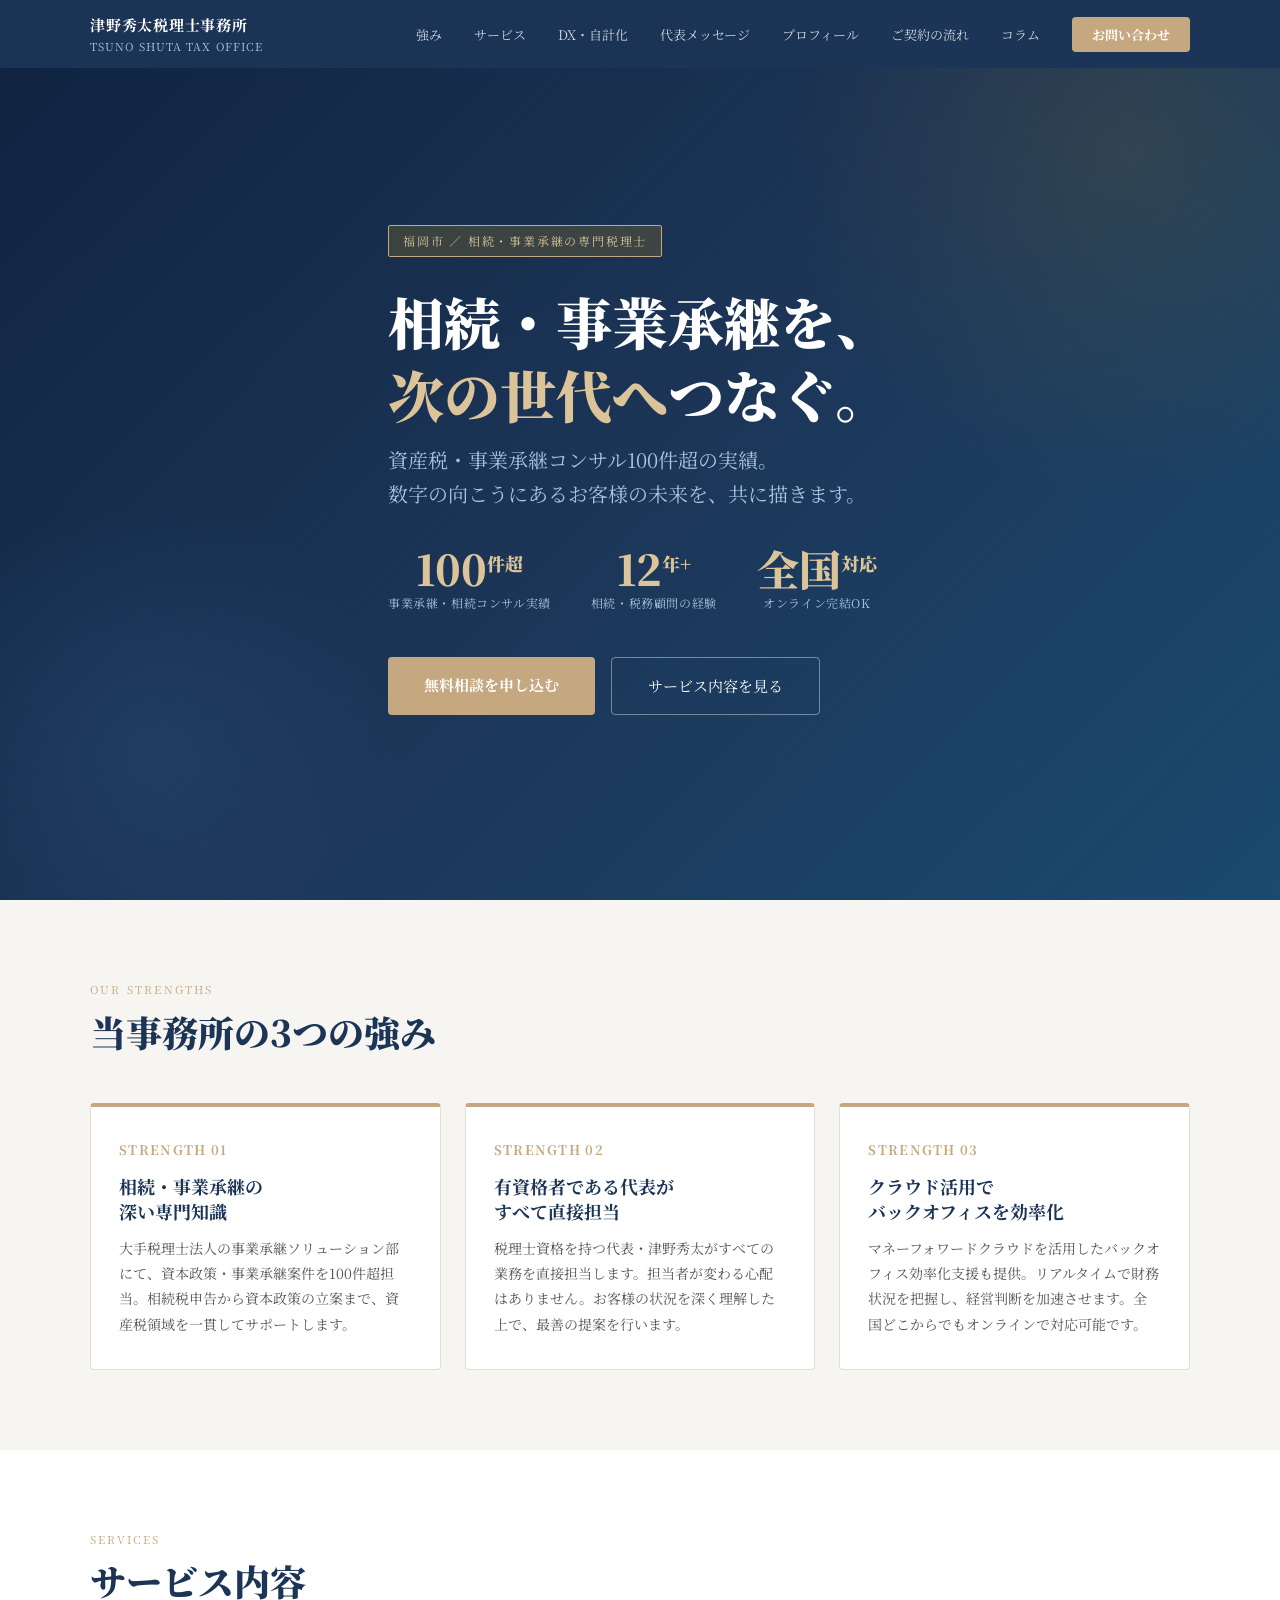
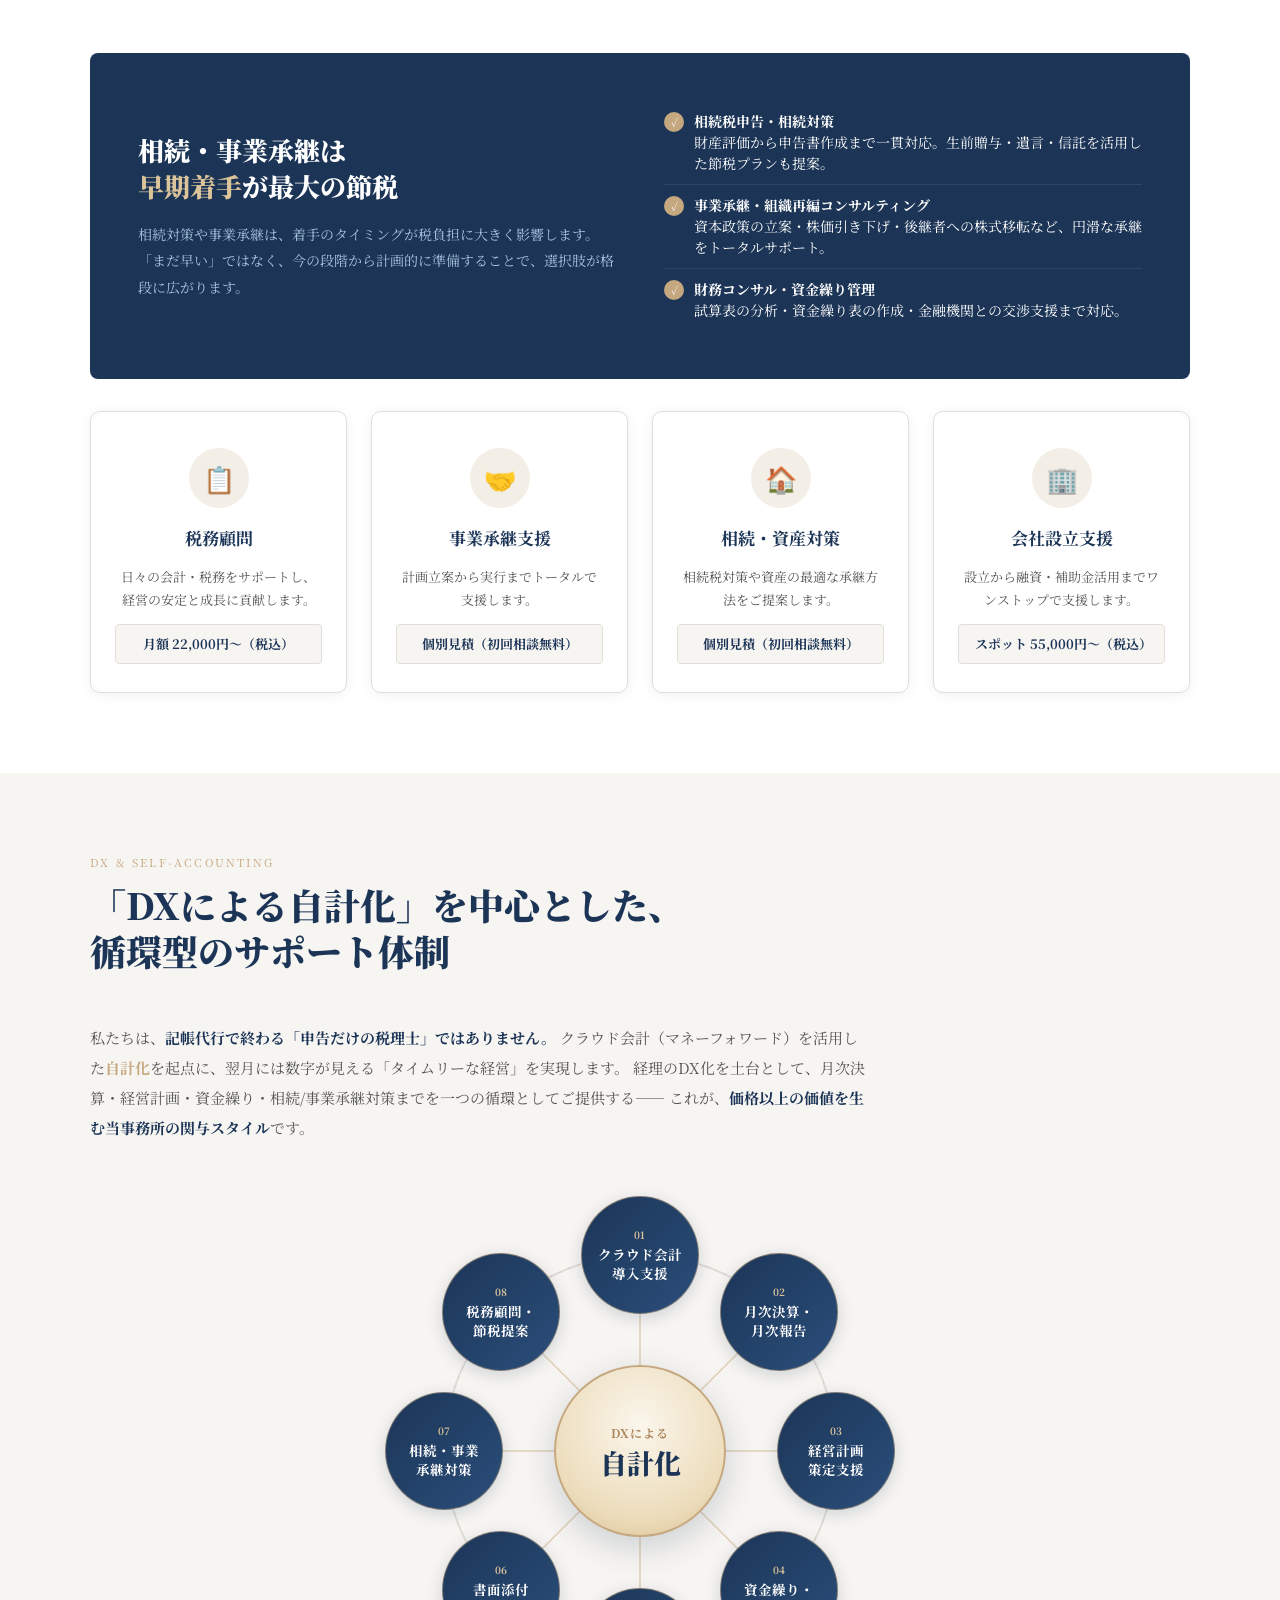
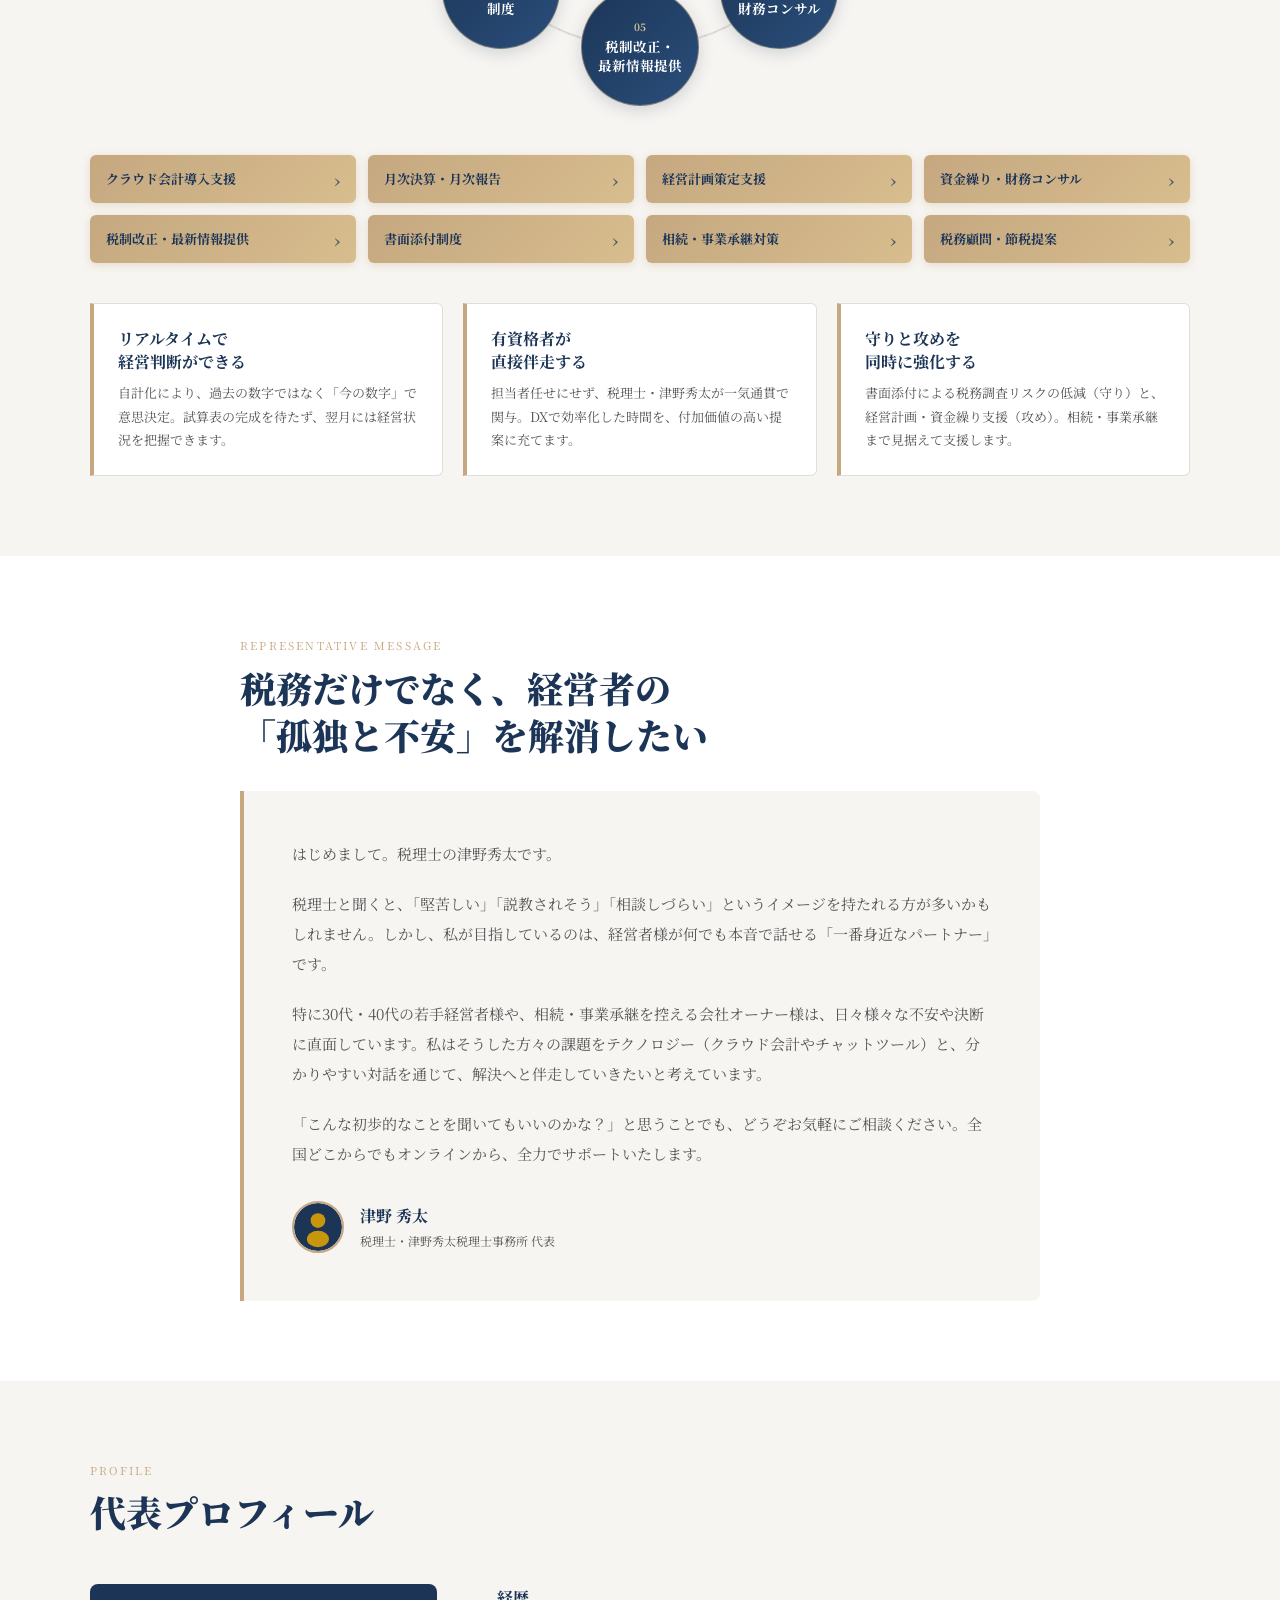
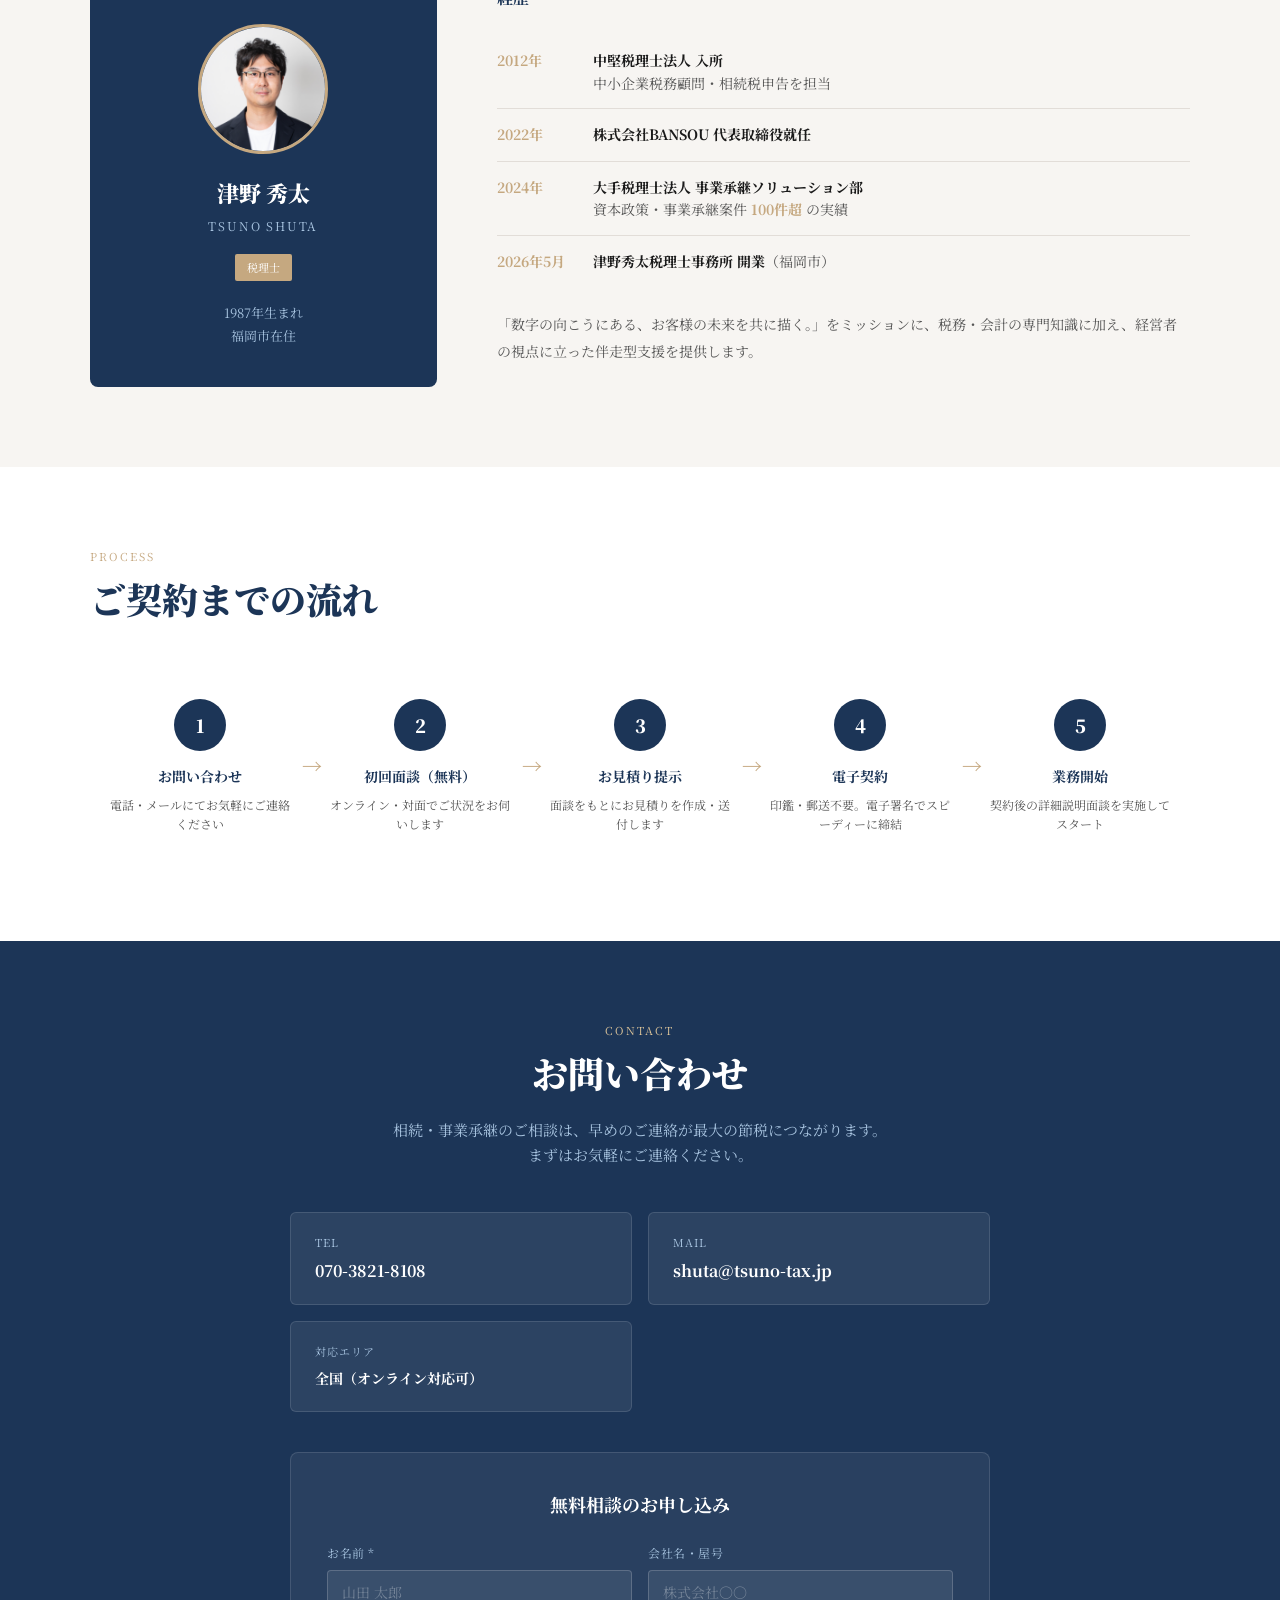
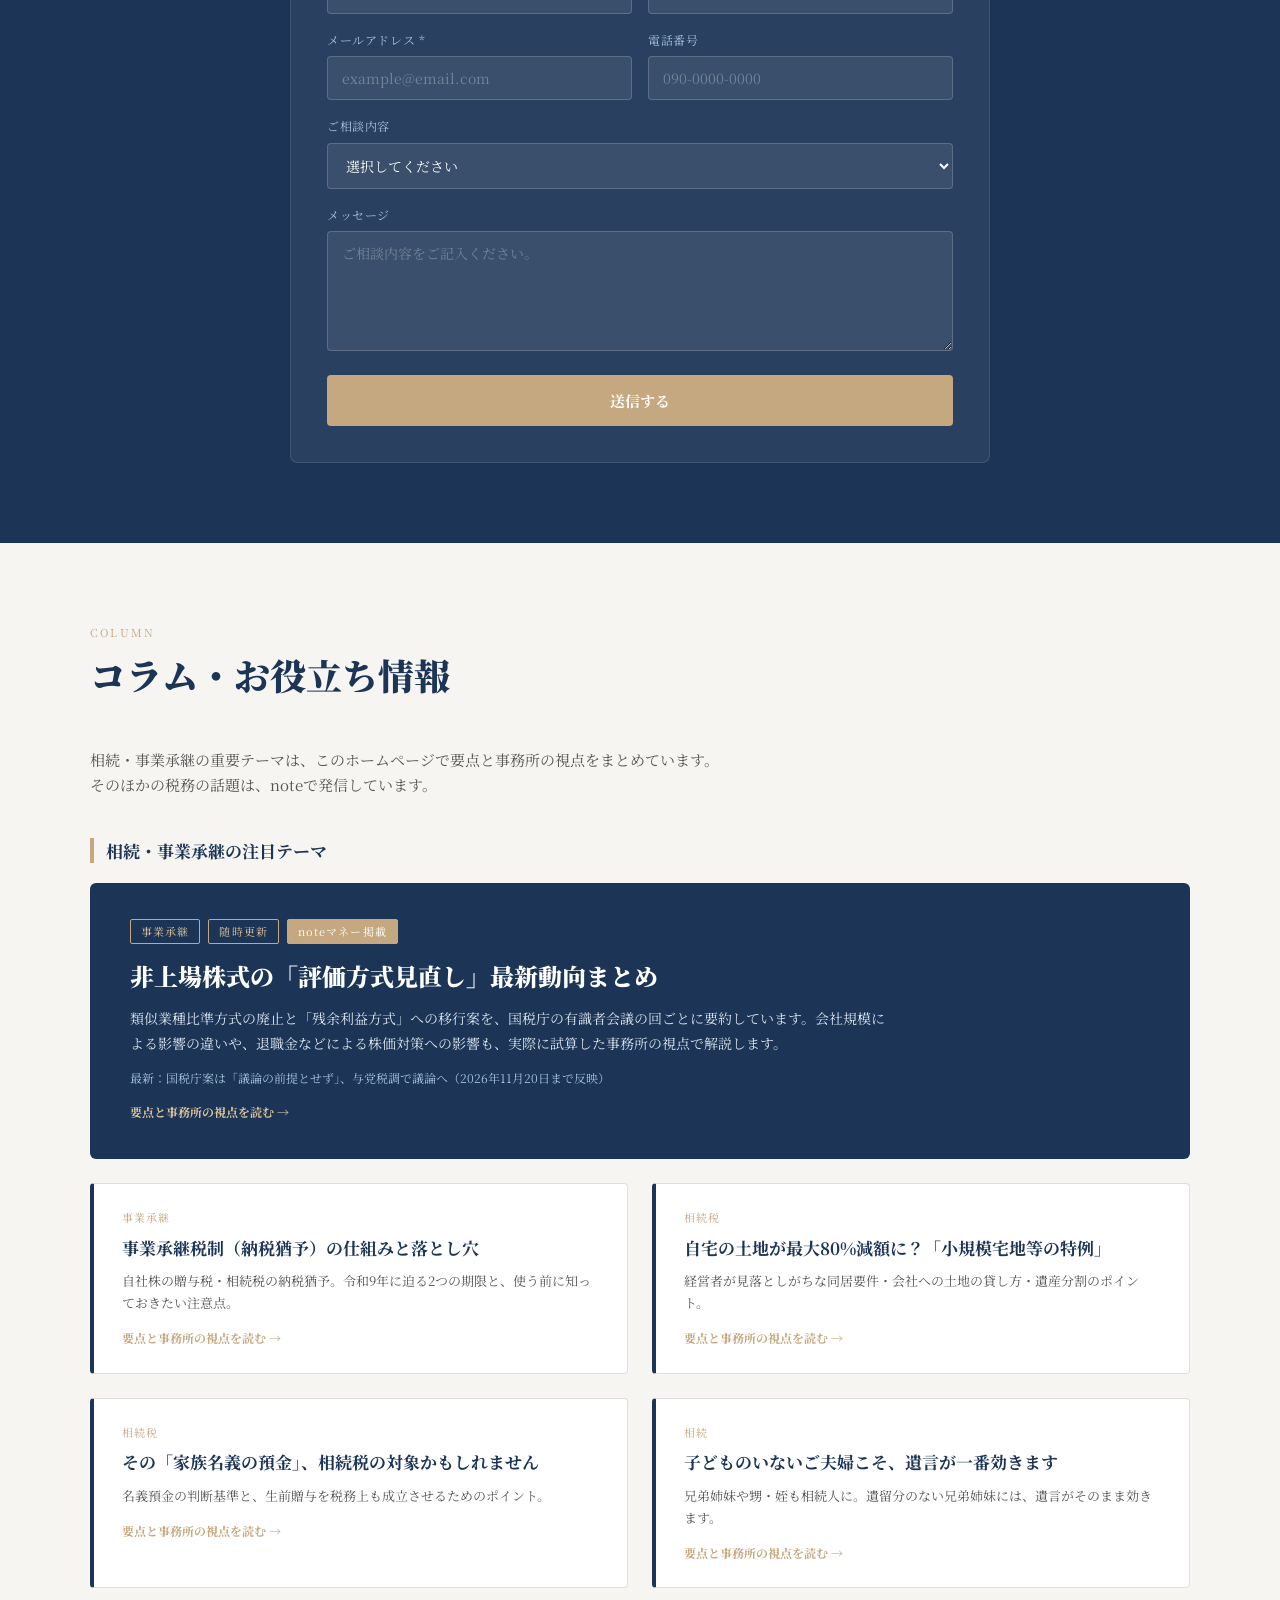
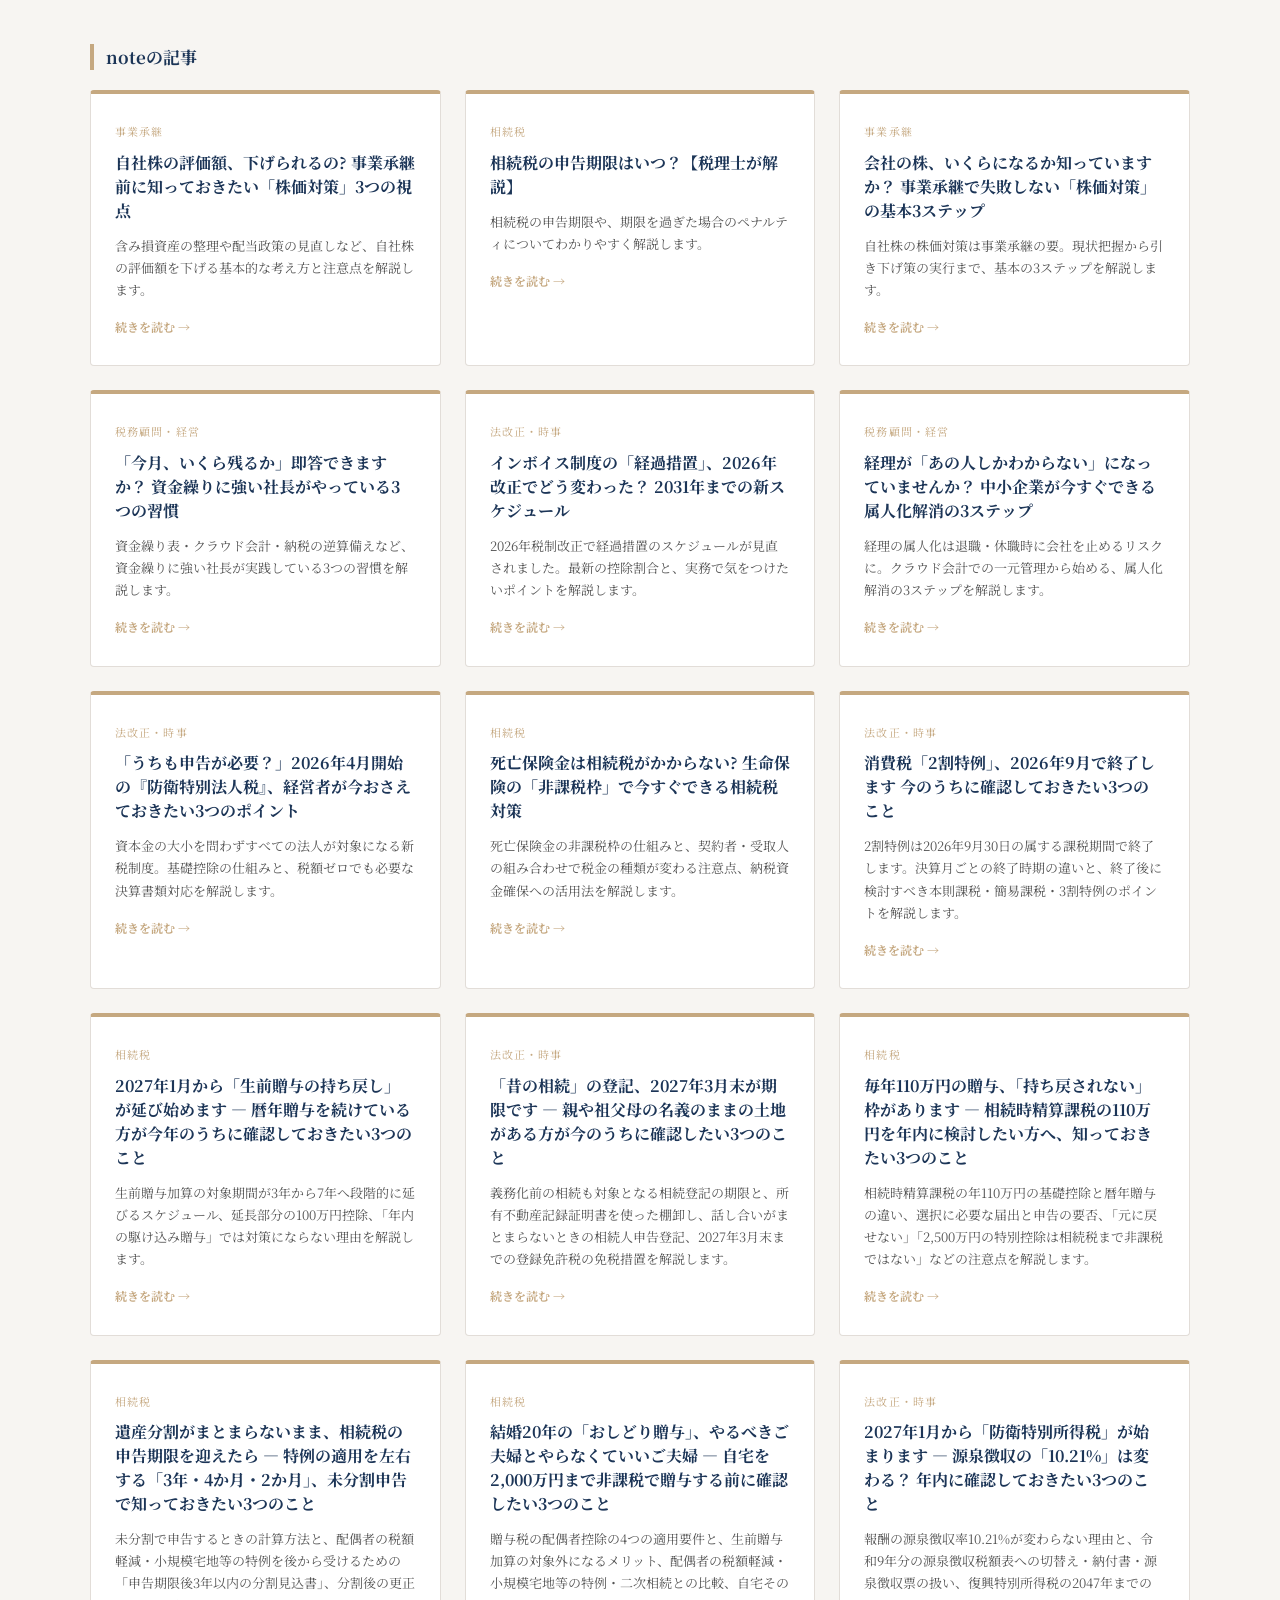
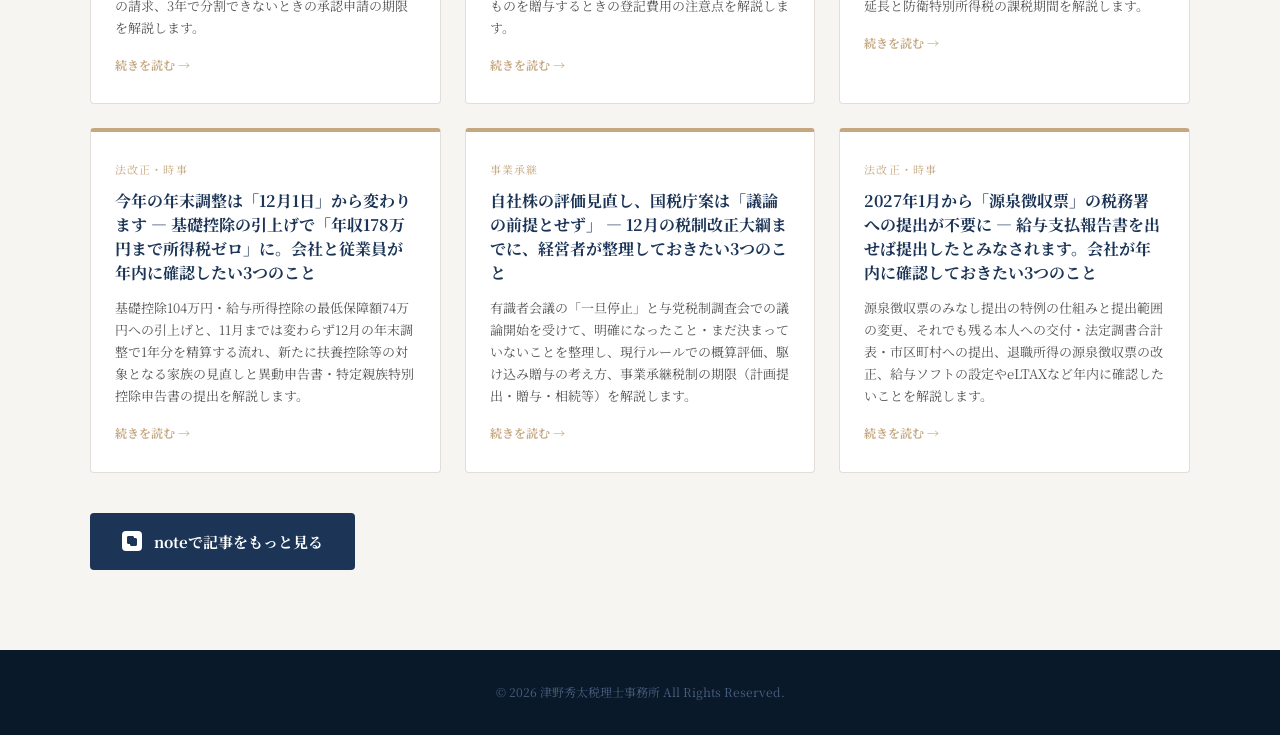
<file: index.html>
<!DOCTYPE html>
<html lang="ja">
<head>
  <meta charset="UTF-8">
  <meta name="viewport" content="width=device-width, initial-scale=1.0">

  <!-- ===== 基本SEO ===== -->
  <title>津野秀太税理士事務所 | 相続・事業承継の専門税理士 | 福岡市・全国オンライン対応</title>
  <meta name="description" content="福岡市の税理士・津野秀太が相続税申告・事業承継・組織再編コンサルを提供。事業承継100件超の実績。税務顧問月額22,000円〜。全国オンライン対応可。初回相談無料。">
  <meta name="keywords" content="税理士,福岡市,相続税,事業承継,組織再編,資産対策,税務顧問,クラウド会計,マネーフォワード,津野秀太">
  <meta name="author" content="津野秀太税理士事務所">
  <link rel="canonical" href="https://tsuno-tax.jp/">
  <link rel="icon" type="image/svg+xml" href="favicon.svg">
  <meta name="google-site-verification" content="euDcnJDVLwKi_Zilv6rJiSxhV4Xk2ffqsd_YcnEvlyw" />

  <!-- ===== OGP（SNSシェア用） ===== -->
  <meta property="og:type" content="website">
  <meta property="og:url" content="https://tsuno-tax.jp/">
  <meta property="og:title" content="津野秀太税理士事務所 | 相続・事業承継の専門税理士 | 福岡市">
  <meta property="og:description" content="相続税・事業承継・組織再編コンサル100件超の実績。福岡市の税理士・津野秀太。全国オンライン対応。初回相談無料。">
  <meta property="og:image" content="https://tsuno-tax.jp/og-image.svg">
  <meta property="og:locale" content="ja_JP">
  <meta name="twitter:card" content="summary_large_image">
  <meta name="twitter:title" content="津野秀太税理士事務所 | 相続・事業承継の専門税理士">
  <meta name="twitter:description" content="相続税・事業承継・組織再編コンサル100件超の実績。福岡市・全国オンライン対応。初回相談無料。">
  <meta name="twitter:image" content="https://tsuno-tax.jp/profile.jpg.png">

  <!-- ===== 構造化データ（JSON-LD） ===== -->
  <script type="application/ld+json">
  {
    "@context": "https://schema.org",
    "@type": "AccountingService",
    "name": "津野秀太税理士事務所",
    "description": "相続税・事業承継・組織再編コンサルを専門とする税理士事務所。100件超の実績。全国オンライン対応。",
    "url": "https://tsuno-tax.jp/",
    "telephone": "070-3821-8108",
    "email": "shuta@tsuno-tax.jp",
    "address": {
      "@type": "PostalAddress",
      "addressLocality": "福岡市",
      "addressRegion": "福岡県",
      "addressCountry": "JP"
    },
    "areaServed": "JP",
    "priceRange": "月額22,000円〜",
    "openingHours": "Mo-Fr 09:00-18:00",
    "founder": {
      "@type": "Person",
      "name": "津野 秀太",
      "jobTitle": "税理士",
      "image": "https://tsuno-tax.jp/profile.jpg.png"
    },
    "hasOfferCatalog": {
      "@type": "OfferCatalog",
      "name": "サービス一覧",
      "itemListElement": [
        { "@type": "Offer", "itemOffered": { "@type": "Service", "name": "税務顧問" } },
        { "@type": "Offer", "itemOffered": { "@type": "Service", "name": "事業承継・組織再編コンサルティング" } },
        { "@type": "Offer", "itemOffered": { "@type": "Service", "name": "相続税申告・相続対策" } },
        { "@type": "Offer", "itemOffered": { "@type": "Service", "name": "会社設立支援" } }
      ]
    }
  }
  </script>

  <link rel="preconnect" href="https://fonts.googleapis.com">
  <link rel="preconnect" href="https://fonts.gstatic.com" crossorigin>
  <link href="https://fonts.googleapis.com/css2?family=Noto+Serif+JP:wght@400;500;700;900&display=swap" rel="stylesheet">
  <style>
    *, *::before, *::after { box-sizing: border-box; margin: 0; padding: 0; }

    :root {
      --navy: #1C3557;
      --navy-light: #2A4E7A;
      --gold: #c5a880;
      --gold-light: #dcc49a;
      --gold-grad: linear-gradient(135deg, #c5a880 0%, #e8d5b0 50%, #c5a880 100%);
      --text: #1A1A1A;
      --text-sub: #555;
      --bg: #FFFFFF;
      --bg-light: #F7F5F2;
      --border: #E2DDD8;
    }

    html { scroll-behavior: smooth; }

    body {
      font-family: 'Noto Serif JP', 'メイリオ', serif;
      color: var(--text);
      background: var(--bg);
      line-height: 1.7;
    }

    /* ========== HEADER ========== */
    header {
      position: fixed;
      top: 0; left: 0; right: 0;
      background: rgba(28, 53, 87, 0.97);
      backdrop-filter: blur(8px);
      z-index: 100;
      padding: 0 40px;
    }

    .header-inner {
      max-width: 1100px;
      margin: 0 auto;
      display: flex;
      align-items: center;
      justify-content: space-between;
      height: 68px;
    }

    .logo {
      color: #fff;
      font-size: 15px;
      font-weight: 700;
      letter-spacing: 0.05em;
      text-decoration: none;
    }

    .logo span {
      display: block;
      font-size: 11px;
      font-weight: 400;
      color: #A8C4E0;
      letter-spacing: 0.1em;
    }

    nav a {
      color: #cbd5e0;
      text-decoration: none;
      font-size: 13px;
      margin-left: 28px;
      transition: color 0.2s;
    }

    nav a:hover { color: var(--gold-light); }

    .nav-cta {
      background: var(--gold);
      color: #fff !important;
      padding: 8px 20px;
      border-radius: 4px;
      font-weight: 700;
      font-size: 13px !important;
      transition: background 0.2s !important;
    }

    .nav-cta:hover { background: var(--gold-light) !important; }

    /* ========== HERO ========== */
    .hero {
      min-height: 100vh;
      background: linear-gradient(135deg, #0F2340 0%, #1C3557 50%, #1A4A6E 100%);
      display: flex;
      align-items: center;
      padding: 100px 40px 60px;
      position: relative;
      overflow: hidden;
    }

    .hero::before {
      content: '';
      position: absolute;
      top: -200px; right: -200px;
      width: 700px; height: 700px;
      border-radius: 50%;
      background: radial-gradient(circle, rgba(200,150,12,0.12) 0%, transparent 70%);
    }

    .hero::after {
      content: '';
      position: absolute;
      bottom: -100px; left: -100px;
      width: 500px; height: 500px;
      border-radius: 50%;
      background: radial-gradient(circle, rgba(42,78,122,0.4) 0%, transparent 70%);
    }

    .hero-inner {
      max-width: 1100px;
      margin: 0 auto;
      position: relative;
      z-index: 1;
    }

    .hero-tag {
      display: inline-block;
      background: rgba(200,150,12,0.2);
      border: 1px solid var(--gold);
      color: var(--gold-light);
      font-size: 12px;
      letter-spacing: 0.15em;
      padding: 5px 14px;
      border-radius: 2px;
      margin-bottom: 28px;
    }

    .hero h1 {
      font-size: clamp(32px, 5vw, 56px);
      font-weight: 900;
      color: #fff;
      line-height: 1.3;
      margin-bottom: 12px;
    }

    .hero h1 em {
      font-style: normal;
      color: var(--gold-light);
    }

    .hero-sub {
      font-size: clamp(16px, 2vw, 20px);
      color: #A8C4E0;
      margin-bottom: 36px;
      max-width: 560px;
    }

    .hero-stats {
      display: flex;
      gap: 40px;
      margin-bottom: 44px;
      flex-wrap: wrap;
    }

    .stat {
      text-align: center;
    }

    .stat-num {
      font-size: 42px;
      font-weight: 900;
      color: var(--gold-light);
      line-height: 1;
    }

    .stat-num sup { font-size: 18px; }

    .stat-label {
      font-size: 12px;
      color: #A8C4E0;
      margin-top: 4px;
      letter-spacing: 0.05em;
    }

    .hero-buttons {
      display: flex;
      gap: 16px;
      flex-wrap: wrap;
    }

    .btn-primary {
      background: var(--gold);
      color: #fff;
      text-decoration: none;
      font-weight: 700;
      font-size: 15px;
      padding: 15px 36px;
      border-radius: 4px;
      transition: background 0.2s, transform 0.1s;
      display: inline-block;
    }

    .btn-primary:hover { background: var(--gold-light); transform: translateY(-1px); }

    .btn-outline {
      border: 1px solid rgba(255,255,255,0.4);
      color: #fff;
      text-decoration: none;
      font-size: 15px;
      padding: 15px 36px;
      border-radius: 4px;
      transition: border-color 0.2s, background 0.2s;
      display: inline-block;
    }

    .btn-outline:hover { border-color: #fff; background: rgba(255,255,255,0.08); }

    /* ========== SECTIONS ========== */
    section { padding: 80px 40px; }

    .section-inner { max-width: 1100px; margin: 0 auto; }

    .section-label {
      font-size: 11px;
      letter-spacing: 0.2em;
      color: var(--gold);
      text-transform: uppercase;
      margin-bottom: 10px;
    }

    .section-title {
      font-size: clamp(24px, 3vw, 36px);
      font-weight: 900;
      color: var(--navy);
      margin-bottom: 48px;
      line-height: 1.3;
    }

    /* ========== STRENGTH ========== */
    .strength { background: var(--bg-light); }

    .strength-grid {
      display: grid;
      grid-template-columns: repeat(auto-fit, minmax(280px, 1fr));
      gap: 24px;
    }

    .strength-card {
      background: #fff;
      border: 1px solid var(--border);
      border-top: 4px solid var(--navy);
      border-radius: 4px;
      padding: 32px 28px;
    }

    .strength-card.gold-top { border-top-color: var(--gold); }

    .strength-num {
      font-size: 13px;
      font-weight: 700;
      color: var(--gold);
      letter-spacing: 0.1em;
      margin-bottom: 12px;
    }

    .strength-card h3 {
      font-size: 18px;
      font-weight: 700;
      color: var(--navy);
      margin-bottom: 12px;
      line-height: 1.4;
    }

    .strength-card p { font-size: 14px; color: var(--text-sub); line-height: 1.8; }

    /* ========== SERVICES ========== */
    .services { background: var(--bg); }

    .services-hero {
      background: var(--navy);
      border-radius: 8px;
      padding: 48px;
      margin-bottom: 32px;
      display: grid;
      grid-template-columns: 1fr 1fr;
      gap: 48px;
      align-items: center;
    }

    .services-hero-text h3 {
      font-size: 26px;
      font-weight: 900;
      color: #fff;
      margin-bottom: 16px;
      line-height: 1.4;
    }

    .services-hero-text h3 em {
      font-style: normal;
      color: var(--gold-light);
    }

    .services-hero-text p { font-size: 14px; color: #A8C4E0; line-height: 1.9; }

    .services-hero-list { list-style: none; }

    .services-hero-list li {
      display: flex;
      align-items: flex-start;
      gap: 10px;
      color: #fff;
      font-size: 14px;
      padding: 10px 0;
      border-bottom: 1px solid rgba(255,255,255,0.08);
      line-height: 1.5;
    }

    .services-hero-list li:last-child { border-bottom: none; }

    .check {
      flex-shrink: 0;
      width: 20px; height: 20px;
      background: var(--gold);
      border-radius: 50%;
      display: flex;
      align-items: center;
      justify-content: center;
      font-size: 11px;
      color: #fff;
      margin-top: 1px;
    }

    .services-grid {
      display: grid;
      grid-template-columns: repeat(auto-fit, minmax(220px, 1fr));
      gap: 24px;
    }

    .service-card {
      background: #fff;
      border: 1px solid var(--border);
      border-radius: 10px;
      padding: 36px 24px 28px;
      text-align: center;
      box-shadow: 0 2px 12px rgba(28,53,87,0.07);
      display: flex;
      flex-direction: column;
      align-items: center;
      gap: 12px;
    }

    .service-icon {
      width: 60px; height: 60px;
      border-radius: 50%;
      background: #F3EFE7;
      display: flex;
      align-items: center;
      justify-content: center;
      font-size: 26px;
      margin-bottom: 4px;
      flex-shrink: 0;
    }

    .service-card h3 {
      font-size: 17px;
      font-weight: 700;
      color: var(--navy);
    }

    .service-card p {
      font-size: 13px;
      color: var(--text-sub);
      line-height: 1.8;
      flex: 1;
    }

    .service-price {
      background: var(--bg-light);
      border: 1px solid var(--border);
      border-radius: 4px;
      padding: 8px 16px;
      font-size: 13px;
      font-weight: 700;
      color: var(--navy);
      width: 100%;
      text-align: center;
    }

    @media (max-width: 768px) {
      .services-grid { grid-template-columns: repeat(2, 1fr); }
    }

    /* ========== PROFILE ========== */
    .profile { background: var(--bg-light); }

    .profile-inner {
      display: grid;
      grid-template-columns: 1fr 2fr;
      gap: 60px;
      align-items: start;
    }

    .profile-card {
      background: var(--navy);
      border-radius: 8px;
      padding: 40px 32px;
      text-align: center;
      color: #fff;
    }

    .profile-avatar {
      width: 130px; height: 130px;
      border-radius: 50%;
      border: 3px solid var(--gold);
      margin: 0 auto 20px;
      overflow: hidden;
      flex-shrink: 0;
    }

    .profile-avatar svg { width: 100%; height: 100%; display: block; }

    .profile-name { font-size: 22px; font-weight: 900; margin-bottom: 4px; }
    .profile-kana { font-size: 12px; color: #A8C4E0; letter-spacing: 0.15em; margin-bottom: 16px; }
    .profile-badge {
      background: var(--gold);
      color: #fff;
      font-size: 11px;
      padding: 4px 12px;
      border-radius: 2px;
      display: inline-block;
    }

    .career-title {
      font-size: 16px;
      font-weight: 700;
      color: var(--navy);
      margin-bottom: 24px;
    }

    .career-list { list-style: none; }

    .career-list li {
      display: grid;
      grid-template-columns: 80px 1fr;
      gap: 16px;
      padding: 14px 0;
      border-bottom: 1px solid var(--border);
      font-size: 14px;
    }

    .career-list li:last-child { border-bottom: none; }

    .career-year { color: var(--gold); font-weight: 700; }
    .career-desc { color: var(--text-sub); line-height: 1.6; }
    .career-desc strong { color: var(--text); }

    /* ========== MESSAGE ========== */
    .message { background: var(--bg); }

    .message-inner {
      max-width: 800px;
      margin: 0 auto;
    }

    .message-card {
      background: var(--bg-light);
      border-left: 4px solid var(--gold);
      border-radius: 0 8px 8px 0;
      padding: 48px;
    }

    .message-card p {
      font-size: 15px;
      color: var(--text-sub);
      line-height: 2;
      margin-bottom: 20px;
    }

    .message-card p:last-child { margin-bottom: 0; }

    .message-sig {
      margin-top: 32px;
      display: flex;
      align-items: center;
      gap: 16px;
    }

    .message-sig-avatar {
      width: 52px; height: 52px;
      border-radius: 50%;
      border: 2px solid var(--gold);
      overflow: hidden;
      flex-shrink: 0;
    }

    .message-sig-avatar svg { width: 100%; height: 100%; display: block; }

    .message-sig-name {
      font-size: 16px;
      font-weight: 700;
      color: var(--navy);
    }

    .message-sig-title {
      font-size: 12px;
      color: var(--text-sub);
      margin-top: 2px;
    }

    @media (max-width: 768px) {
      .message-card { padding: 28px 24px; }
    }

    /* ========== FLOW ========== */
    .flow { background: #fff; }

    .flow-steps {
      display: flex;
      gap: 0;
      flex-wrap: wrap;
    }

    .flow-step {
      flex: 1;
      min-width: 150px;
      text-align: center;
      padding: 28px 16px;
      position: relative;
    }

    .flow-step:not(:last-child)::after {
      content: '→';
      position: absolute;
      right: -12px;
      top: 50%;
      transform: translateY(-50%);
      font-size: 20px;
      color: var(--gold);
      font-weight: 700;
    }

    .flow-circle {
      width: 52px; height: 52px;
      border-radius: 50%;
      background: var(--navy);
      color: #fff;
      font-size: 18px;
      font-weight: 900;
      display: flex;
      align-items: center;
      justify-content: center;
      margin: 0 auto 14px;
    }

    .flow-step h4 { font-size: 14px; font-weight: 700; color: var(--navy); margin-bottom: 6px; }
    .flow-step p { font-size: 12px; color: var(--text-sub); line-height: 1.6; }

    /* ========== CONTACT ========== */
    .contact { background: var(--navy); }

    .contact-inner {
      max-width: 700px;
      margin: 0 auto;
      text-align: center;
    }

    .contact .section-label { color: var(--gold-light); }
    .contact .section-title { color: #fff; margin-bottom: 20px; }

    .contact-sub { color: #A8C4E0; font-size: 15px; margin-bottom: 44px; }

    .contact-grid {
      display: grid;
      grid-template-columns: 1fr 1fr;
      gap: 16px;
      margin-bottom: 32px;
      text-align: left;
    }

    .contact-item {
      background: rgba(255,255,255,0.07);
      border: 1px solid rgba(255,255,255,0.12);
      border-radius: 6px;
      padding: 20px 24px;
    }

    .contact-item-label { font-size: 11px; color: #A8C4E0; letter-spacing: 0.1em; margin-bottom: 6px; }
    .contact-item-value { font-size: 16px; color: #fff; font-weight: 700; }

    .contact-note { font-size: 12px; color: #718096; }

    .contact-form {
      background: rgba(255,255,255,0.06);
      border: 1px solid rgba(255,255,255,0.12);
      border-radius: 8px;
      padding: 36px;
      margin-top: 40px;
      text-align: left;
    }

    .contact-form h3 {
      font-size: 18px;
      font-weight: 700;
      color: #fff;
      margin-bottom: 24px;
      text-align: center;
    }

    .form-row {
      display: grid;
      grid-template-columns: 1fr 1fr;
      gap: 16px;
      margin-bottom: 16px;
    }

    .form-group { display: flex; flex-direction: column; gap: 6px; }
    .form-group.full { grid-column: 1 / -1; }

    .form-group label {
      font-size: 12px;
      color: #A8C4E0;
      letter-spacing: 0.05em;
    }

    .form-group input,
    .form-group textarea,
    .form-group select {
      background: rgba(255,255,255,0.08);
      border: 1px solid rgba(255,255,255,0.18);
      border-radius: 4px;
      padding: 11px 14px;
      font-size: 14px;
      font-family: inherit;
      color: #fff;
      outline: none;
      transition: border-color 0.2s;
    }

    .form-group input::placeholder,
    .form-group textarea::placeholder { color: rgba(255,255,255,0.3); }

    .form-group input:focus,
    .form-group textarea:focus,
    .form-group select:focus { border-color: var(--gold); }

    .form-group textarea { resize: vertical; min-height: 120px; }

    .form-group select option { background: var(--navy); color: #fff; }

    .form-submit {
      width: 100%;
      background: var(--gold);
      color: #fff;
      border: none;
      border-radius: 4px;
      padding: 15px;
      font-size: 15px;
      font-weight: 700;
      font-family: inherit;
      cursor: pointer;
      margin-top: 8px;
      transition: background 0.2s;
    }

    .form-submit:hover { background: var(--gold-light); }

    @media (max-width: 768px) {
      .form-row { grid-template-columns: 1fr; }
      .contact-form { padding: 24px 20px; }
    }

    /* ========== FOOTER ========== */
    footer {
      background: #0A1929;
      padding: 32px 40px;
      text-align: center;
      font-size: 12px;
      color: #4A6080;
    }

    /* ========== DX / SELF-ACCOUNTING ========== */
    .dx { background: var(--bg-light); }

    .dx-lead {
      max-width: 780px;
      font-size: 15px;
      color: var(--text-sub);
      line-height: 2;
      margin-bottom: 8px;
    }
    .dx-lead strong { color: var(--navy); font-weight: 700; }
    .dx-lead .accent { color: var(--gold); font-weight: 700; }

    .dx-wheel-wrap {
      display: flex;
      justify-content: center;
      margin: 48px 0 44px;
    }

    .dx-wheel {
      position: relative;
      width: 520px;
      height: 520px;
      flex-shrink: 0;
    }

    .dx-wheel-svg {
      position: absolute;
      inset: 0;
      width: 100%;
      height: 100%;
      z-index: 0;
    }

    .dx-center, .dx-node {
      position: absolute;
      left: 50%;
      top: 50%;
      border-radius: 50%;
      display: flex;
      flex-direction: column;
      align-items: center;
      justify-content: center;
      text-align: center;
      z-index: 1;
    }

    .dx-center {
      width: 172px;
      height: 172px;
      background: radial-gradient(circle at 50% 34%, #fbf6ec 0%, #ecdcbb 68%, #d8bd8e 100%);
      border: 2px solid var(--gold);
      box-shadow: 0 10px 32px rgba(28,53,87,0.20);
      transform: translate(-50%, -50%);
    }
    .dx-center small {
      font-size: 12px;
      color: #a8855a;
      letter-spacing: 0.08em;
      font-weight: 700;
    }
    .dx-center b {
      font-size: 27px;
      color: var(--navy);
      font-weight: 900;
      line-height: 1.25;
      margin-top: 3px;
    }

    .dx-node {
      width: 118px;
      height: 118px;
      background: linear-gradient(135deg, var(--navy) 0%, var(--navy-light) 100%);
      border: 1.5px solid rgba(197,168,128,0.55);
      box-shadow: 0 4px 16px rgba(28,53,87,0.18);
      color: #fff;
      font-size: 13.5px;
      font-weight: 700;
      line-height: 1.4;
      padding: 8px;
      transition: filter 0.2s, box-shadow 0.2s;
    }
    .dx-node:hover { filter: brightness(1.15); box-shadow: 0 8px 26px rgba(28,53,87,0.32); }
    .dx-node span {
      font-size: 10px;
      color: var(--gold-light);
      font-weight: 700;
      display: block;
      margin-bottom: 3px;
      letter-spacing: 0.04em;
    }

    .dx-mobile-center { display: none; }

    .dx-pills {
      display: grid;
      grid-template-columns: repeat(4, 1fr);
      gap: 12px;
      margin-bottom: 40px;
    }
    .dx-pill {
      background: linear-gradient(135deg, #c5a880 0%, #d8bd8e 100%);
      color: var(--navy);
      border-radius: 6px;
      padding: 13px 16px;
      font-size: 13px;
      font-weight: 700;
      display: flex;
      align-items: center;
      justify-content: space-between;
      gap: 6px;
      box-shadow: 0 2px 8px rgba(197,168,128,0.35);
    }
    .dx-pill::after { content: '›'; font-size: 17px; line-height: 1; opacity: 0.7; }

    .dx-points {
      display: grid;
      grid-template-columns: repeat(3, 1fr);
      gap: 20px;
    }
    .dx-point {
      background: #fff;
      border: 1px solid var(--border);
      border-left: 4px solid var(--gold);
      border-radius: 0 6px 6px 0;
      padding: 24px 24px;
    }
    .dx-point h4 {
      font-size: 16px;
      font-weight: 700;
      color: var(--navy);
      margin-bottom: 8px;
      line-height: 1.4;
    }
    .dx-point p { font-size: 13px; color: var(--text-sub); line-height: 1.8; }

    @media (max-width: 600px) {
      .dx-wheel { display: none; }
      .dx-mobile-center {
        display: flex;
        flex-direction: column;
        align-items: center;
        justify-content: center;
        text-align: center;
        width: 168px; height: 168px;
        border-radius: 50%;
        margin: 32px auto 36px;
        background: radial-gradient(circle at 50% 34%, #fbf6ec 0%, #ecdcbb 68%, #d8bd8e 100%);
        border: 2px solid var(--gold);
        box-shadow: 0 10px 32px rgba(28,53,87,0.20);
      }
      .dx-mobile-center small { font-size: 12px; color: #a8855a; font-weight: 700; }
      .dx-mobile-center b { font-size: 26px; color: var(--navy); font-weight: 900; line-height: 1.25; margin-top: 3px; }
      .dx-pills { grid-template-columns: repeat(2, 1fr); }
      .dx-points { grid-template-columns: 1fr; }
    }

    /* ========== COLUMN（注目テーマ） ========== */
    .col-subhead {
      font-size: 17px;
      font-weight: 700;
      color: var(--navy);
      padding-left: 12px;
      border-left: 4px solid var(--gold);
      margin: 0 0 20px;
      line-height: 1.5;
    }
    .col-feature {
      display: block;
      background: var(--navy);
      border-radius: 6px;
      padding: 36px 40px;
      text-decoration: none;
      margin-bottom: 24px;
      transition: box-shadow 0.2s, transform 0.2s;
    }
    .col-feature:hover { box-shadow: 0 8px 24px rgba(28,53,87,0.25); transform: translateY(-2px); }
    .col-feature-tags { display: flex; flex-wrap: wrap; gap: 8px; margin-bottom: 14px; }
    .col-tag {
      font-size: 11px;
      letter-spacing: 0.1em;
      border: 1px solid var(--gold);
      color: var(--gold-light);
      padding: 2px 10px;
      border-radius: 2px;
    }
    .col-tag-solid { background: var(--gold); color: #fff; }
    .col-feature-title { font-size: clamp(19px, 2.4vw, 24px); font-weight: 900; color: #fff; line-height: 1.5; margin-bottom: 12px; }
    .col-feature-desc { font-size: 14px; color: #dbe4ee; line-height: 1.8; max-width: 760px; }
    .col-feature-meta { font-size: 12px; color: #A8C4E0; margin-top: 12px; }
    .col-feature .col-more { color: var(--gold-light); }
    .col-pick-grid {
      display: grid;
      grid-template-columns: repeat(2, 1fr);
      gap: 24px;
      margin-bottom: 56px;
    }
    .col-pick {
      display: block;
      background: #fff;
      border: 1px solid var(--border);
      border-left: 4px solid var(--navy);
      border-radius: 4px;
      padding: 24px 28px;
      text-decoration: none;
      transition: box-shadow 0.2s;
    }
    .col-pick:hover { box-shadow: 0 6px 18px rgba(0,0,0,0.08); }
    .col-pick-cat { font-size: 11px; color: var(--gold); letter-spacing: 0.1em; margin-bottom: 8px; }
    .col-pick-title { font-size: 17px; font-weight: 700; color: var(--navy); line-height: 1.5; margin-bottom: 10px; }
    .col-pick-desc { font-size: 13px; color: var(--text-sub); line-height: 1.7; }
    .col-more { font-size: 12px; color: var(--gold); margin-top: 14px; font-weight: 700; }

    @media (max-width: 768px) {
      .col-feature { padding: 24px 20px; }
      .col-pick-grid { grid-template-columns: 1fr; gap: 16px; }
      .col-pick { padding: 20px; }
    }

    /* ========== RESPONSIVE ========== */
    @media (max-width: 768px) {
      header { padding: 0 20px; }
      nav { display: none; }
      section { padding: 60px 20px; }
      .hero { padding: 90px 20px 50px; }
      .hero-stats { gap: 24px; }
      .stat-num { font-size: 32px; }
      .services-hero { grid-template-columns: 1fr; padding: 32px 24px; gap: 32px; }
      .profile-inner { grid-template-columns: 1fr; }
      .contact-grid { grid-template-columns: 1fr; }
      .flow-step:not(:last-child)::after { display: none; }
    }
  </style>
</head>
<body>

<!-- HEADER -->
<header>
  <div class="header-inner">
    <a href="#" class="logo">
      津野秀太税理士事務所
      <span>TSUNO SHUTA TAX OFFICE</span>
    </a>
    <nav>
      <a href="#strength">強み</a>
      <a href="#services">サービス</a>
      <a href="#dx">DX・自計化</a>
      <a href="#message">代表メッセージ</a>
      <a href="#profile">プロフィール</a>
      <a href="#flow">ご契約の流れ</a>
      <a href="#column">コラム</a>
      <a href="#contact" class="nav-cta">お問い合わせ</a>
    </nav>
  </div>
</header>

<!-- HERO -->
<section class="hero">
  <div class="hero-inner">
    <p class="hero-tag">福岡市 ／ 相続・事業承継の専門税理士</p>
    <h1>
      相続・事業承継を、<br>
      <em>次の世代へ</em>つなぐ。
    </h1>
    <p class="hero-sub">
      資産税・事業承継コンサル100件超の実績。<br>
      数字の向こうにあるお客様の未来を、共に描きます。
    </p>
    <div class="hero-stats">
      <div class="stat">
        <div class="stat-num">100<sup>件超</sup></div>
        <div class="stat-label">事業承継・相続コンサル実績</div>
      </div>
      <div class="stat">
        <div class="stat-num">12<sup>年+</sup></div>
        <div class="stat-label">相続・税務顧問の経験</div>
      </div>
      <div class="stat">
        <div class="stat-num">全国<sup>対応</sup></div>
        <div class="stat-label">オンライン完結OK</div>
      </div>
    </div>
    <div class="hero-buttons">
      <a href="#contact" class="btn-primary">無料相談を申し込む</a>
      <a href="#services" class="btn-outline">サービス内容を見る</a>
    </div>
  </div>
</section>

<!-- STRENGTH -->
<section class="strength" id="strength">
  <div class="section-inner">
    <p class="section-label">Our Strengths</p>
    <h2 class="section-title">当事務所の3つの強み</h2>
    <div class="strength-grid">
      <div class="strength-card gold-top">
        <div class="strength-num">STRENGTH 01</div>
        <h3>相続・事業承継の<br>深い専門知識</h3>
        <p>大手税理士法人の事業承継ソリューション部にて、資本政策・事業承継案件を100件超担当。相続税申告から資本政策の立案まで、資産税領域を一貫してサポートします。</p>
      </div>
      <div class="strength-card gold-top">
        <div class="strength-num">STRENGTH 02</div>
        <h3>有資格者である代表が<br>すべて直接担当</h3>
        <p>税理士資格を持つ代表・津野秀太がすべての業務を直接担当します。担当者が変わる心配はありません。お客様の状況を深く理解した上で、最善の提案を行います。</p>
      </div>
      <div class="strength-card gold-top">
        <div class="strength-num">STRENGTH 03</div>
        <h3>クラウド活用で<br>バックオフィスを効率化</h3>
        <p>マネーフォワードクラウドを活用したバックオフィス効率化支援も提供。リアルタイムで財務状況を把握し、経営判断を加速させます。全国どこからでもオンラインで対応可能です。</p>
      </div>
    </div>
  </div>
</section>

<!-- SERVICES -->
<section class="services" id="services">
  <div class="section-inner">
    <p class="section-label">Services</p>
    <h2 class="section-title">サービス内容</h2>

    <div class="services-hero">
      <div class="services-hero-text">
        <h3>相続・事業承継は<br><em>早期着手</em>が最大の節税</h3>
        <p>相続対策や事業承継は、着手のタイミングが税負担に大きく影響します。「まだ早い」ではなく、今の段階から計画的に準備することで、選択肢が格段に広がります。</p>
      </div>
      <ul class="services-hero-list">
        <li>
          <span class="check">✓</span>
          <span><strong style="color:#fff;">相続税申告・相続対策</strong><br>財産評価から申告書作成まで一貫対応。生前贈与・遺言・信託を活用した節税プランも提案。</span>
        </li>
        <li>
          <span class="check">✓</span>
          <span><strong style="color:#fff;">事業承継・組織再編コンサルティング</strong><br>資本政策の立案・株価引き下げ・後継者への株式移転など、円滑な承継をトータルサポート。</span>
        </li>
        <li>
          <span class="check">✓</span>
          <span><strong style="color:#fff;">財務コンサル・資金繰り管理</strong><br>試算表の分析・資金繰り表の作成・金融機関との交渉支援まで対応。</span>
        </li>
      </ul>
    </div>

    <div class="services-grid">
      <div class="service-card">
        <div class="service-icon">📋</div>
        <h3>税務顧問</h3>
        <p>日々の会計・税務をサポートし、経営の安定と成長に貢献します。</p>
        <div class="service-price">月額 22,000円〜（税込）</div>
      </div>
      <div class="service-card">
        <div class="service-icon">🤝</div>
        <h3>事業承継支援</h3>
        <p>計画立案から実行までトータルで支援します。</p>
        <div class="service-price">個別見積（初回相談無料）</div>
      </div>
      <div class="service-card">
        <div class="service-icon">🏠</div>
        <h3>相続・資産対策</h3>
        <p>相続税対策や資産の最適な承継方法をご提案します。</p>
        <div class="service-price">個別見積（初回相談無料）</div>
      </div>
      <div class="service-card">
        <div class="service-icon">🏢</div>
        <h3>会社設立支援</h3>
        <p>設立から融資・補助金活用までワンストップで支援します。</p>
        <div class="service-price">スポット 55,000円〜（税込）</div>
      </div>
    </div>
  </div>
</section>

<!-- DX / SELF-ACCOUNTING -->
<section class="dx" id="dx">
  <div class="section-inner">
    <p class="section-label">DX &amp; Self-Accounting</p>
    <h2 class="section-title">「DXによる自計化」を中心とした、<br>循環型のサポート体制</h2>
    <p class="dx-lead">
      私たちは、<strong>記帳代行で終わる「申告だけの税理士」ではありません。</strong>
      クラウド会計（マネーフォワード）を活用した<span class="accent">自計化</span>を起点に、翌月には数字が見える「タイムリーな経営」を実現します。
      経理のDX化を土台として、月次決算・経営計画・資金繰り・相続/事業承継対策までを一つの循環としてご提供する——
      これが、<strong>価格以上の価値を生む当事務所の関与スタイル</strong>です。
    </p>

    <div class="dx-wheel-wrap">
      <div class="dx-wheel" role="img" aria-label="DXによる自計化を中心に、8つのサービスが循環する図">
        <svg class="dx-wheel-svg" viewBox="0 0 520 520" xmlns="http://www.w3.org/2000/svg" aria-hidden="true">
          <circle cx="260" cy="260" r="196" fill="none" stroke="#E2DDD8" stroke-width="2"/>
          <circle cx="260" cy="260" r="196" fill="none" stroke="#c5a880" stroke-width="1" stroke-opacity="0.35" stroke-dasharray="2 8"/>
          <g stroke="#c5a880" stroke-width="1.5" stroke-opacity="0.5">
            <line x1="260" y1="260" x2="260" y2="64"/>
            <line x1="260" y1="260" x2="399" y2="121"/>
            <line x1="260" y1="260" x2="456" y2="260"/>
            <line x1="260" y1="260" x2="399" y2="399"/>
            <line x1="260" y1="260" x2="260" y2="456"/>
            <line x1="260" y1="260" x2="121" y2="399"/>
            <line x1="260" y1="260" x2="64" y2="260"/>
            <line x1="260" y1="260" x2="121" y2="121"/>
          </g>
        </svg>

        <div class="dx-center">
          <small>DXによる</small>
          <b>自計化</b>
        </div>

        <div class="dx-node" style="transform: translate(-50%,-50%) translate(0,-196px);"><span>01</span>クラウド会計<br>導入支援</div>
        <div class="dx-node" style="transform: translate(-50%,-50%) translate(139px,-139px);"><span>02</span>月次決算・<br>月次報告</div>
        <div class="dx-node" style="transform: translate(-50%,-50%) translate(196px,0);"><span>03</span>経営計画<br>策定支援</div>
        <div class="dx-node" style="transform: translate(-50%,-50%) translate(139px,139px);"><span>04</span>資金繰り・<br>財務コンサル</div>
        <div class="dx-node" style="transform: translate(-50%,-50%) translate(0,196px);"><span>05</span>税制改正・<br>最新情報提供</div>
        <div class="dx-node" style="transform: translate(-50%,-50%) translate(-139px,139px);"><span>06</span>書面添付<br>制度</div>
        <div class="dx-node" style="transform: translate(-50%,-50%) translate(-196px,0);"><span>07</span>相続・事業<br>承継対策</div>
        <div class="dx-node" style="transform: translate(-50%,-50%) translate(-139px,-139px);"><span>08</span>税務顧問・<br>節税提案</div>
      </div>
    </div>

    <!-- モバイル用センター表示 -->
    <div class="dx-mobile-center">
      <small>DXによる</small>
      <b>自計化</b>
    </div>

    <div class="dx-pills">
      <div class="dx-pill">クラウド会計導入支援</div>
      <div class="dx-pill">月次決算・月次報告</div>
      <div class="dx-pill">経営計画策定支援</div>
      <div class="dx-pill">資金繰り・財務コンサル</div>
      <div class="dx-pill">税制改正・最新情報提供</div>
      <div class="dx-pill">書面添付制度</div>
      <div class="dx-pill">相続・事業承継対策</div>
      <div class="dx-pill">税務顧問・節税提案</div>
    </div>

    <div class="dx-points">
      <div class="dx-point">
        <h4>リアルタイムで<br>経営判断ができる</h4>
        <p>自計化により、過去の数字ではなく「今の数字」で意思決定。試算表の完成を待たず、翌月には経営状況を把握できます。</p>
      </div>
      <div class="dx-point">
        <h4>有資格者が<br>直接伴走する</h4>
        <p>担当者任せにせず、税理士・津野秀太が一気通貫で関与。DXで効率化した時間を、付加価値の高い提案に充てます。</p>
      </div>
      <div class="dx-point">
        <h4>守りと攻めを<br>同時に強化する</h4>
        <p>書面添付による税務調査リスクの低減（守り）と、経営計画・資金繰り支援（攻め）。相続・事業承継まで見据えて支援します。</p>
      </div>
    </div>
  </div>
</section>

<!-- MESSAGE -->
<section class="message" id="message">
  <div class="section-inner">
    <div class="message-inner">
      <p class="section-label">Representative Message</p>
      <h2 class="section-title" style="margin-bottom:32px;">税務だけでなく、経営者の<br>「孤独と不安」を解消したい</h2>
      <div class="message-card">
        <p>はじめまして。税理士の津野秀太です。</p>
        <p>税理士と聞くと、「堅苦しい」「説教されそう」「相談しづらい」というイメージを持たれる方が多いかもしれません。しかし、私が目指しているのは、経営者様が何でも本音で話せる「一番身近なパートナー」です。</p>
        <p>特に30代・40代の若手経営者様や、相続・事業承継を控える会社オーナー様は、日々様々な不安や決断に直面しています。私はそうした方々の課題をテクノロジー（クラウド会計やチャットツール）と、分かりやすい対話を通じて、解決へと伴走していきたいと考えています。</p>
        <p>「こんな初歩的なことを聞いてもいいのかな？」と思うことでも、どうぞお気軽にご相談ください。全国どこからでもオンラインから、全力でサポートいたします。</p>
        <div class="message-sig">
          <div class="message-sig-avatar">
            <svg viewBox="0 0 52 52" xmlns="http://www.w3.org/2000/svg">
              <circle cx="26" cy="26" r="26" fill="#1C3557"/>
              <circle cx="26" cy="19" r="8" fill="#C8960C"/>
              <ellipse cx="26" cy="39" rx="12" ry="9" fill="#C8960C"/>
            </svg>
          </div>
          <div>
            <div class="message-sig-name">津野 秀太</div>
            <div class="message-sig-title">税理士・津野秀太税理士事務所 代表</div>
          </div>
        </div>
      </div>
    </div>
  </div>
</section>

<!-- PROFILE -->
<section class="profile" id="profile">
  <div class="section-inner">
    <p class="section-label">Profile</p>
    <h2 class="section-title">代表プロフィール</h2>
    <div class="profile-inner">
      <div class="profile-card">
        <div class="profile-avatar">
          <img src="profile.jpg.png" alt="津野 秀太" style="width:100%;height:100%;object-fit:cover;object-position:center top;">
        </div>
        <div class="profile-name">津野 秀太</div>
        <div class="profile-kana">TSUNO SHUTA</div>
        <div class="profile-badge">税理士</div>
        <p style="margin-top:20px; font-size:13px; color:#A8C4E0; line-height:1.8;">
          1987年生まれ<br>福岡市在住
        </p>
      </div>
      <div>
        <p class="career-title">経歴</p>
        <ul class="career-list">
          <li>
            <span class="career-year">2012年</span>
            <span class="career-desc"><strong>中堅税理士法人 入所</strong><br>中小企業税務顧問・相続税申告を担当</span>
          </li>
          <li>
            <span class="career-year">2022年</span>
            <span class="career-desc"><strong>株式会社BANSOU 代表取締役就任</strong></span>
          </li>
          <li>
            <span class="career-year">2024年</span>
            <span class="career-desc"><strong>大手税理士法人 事業承継ソリューション部</strong><br>資本政策・事業承継案件 <strong style="color:var(--gold);">100件超</strong> の実績</span>
          </li>
          <li>
            <span class="career-year">2026年5月</span>
            <span class="career-desc"><strong>津野秀太税理士事務所 開業</strong>（福岡市）</span>
          </li>
        </ul>
        <p style="margin-top:24px; font-size:14px; color:var(--text-sub); line-height:1.9;">
          「数字の向こうにある、お客様の未来を共に描く。」をミッションに、税務・会計の専門知識に加え、経営者の視点に立った伴走型支援を提供します。
        </p>
      </div>
    </div>
  </div>
</section>

<!-- FLOW -->
<section class="flow" id="flow">
  <div class="section-inner">
    <p class="section-label">Process</p>
    <h2 class="section-title">ご契約までの流れ</h2>
    <div class="flow-steps">
      <div class="flow-step">
        <div class="flow-circle">1</div>
        <h4>お問い合わせ</h4>
        <p>電話・メールにてお気軽にご連絡ください</p>
      </div>
      <div class="flow-step">
        <div class="flow-circle">2</div>
        <h4>初回面談（無料）</h4>
        <p>オンライン・対面でご状況をお伺いします</p>
      </div>
      <div class="flow-step">
        <div class="flow-circle">3</div>
        <h4>お見積り提示</h4>
        <p>面談をもとにお見積りを作成・送付します</p>
      </div>
      <div class="flow-step">
        <div class="flow-circle">4</div>
        <h4>電子契約</h4>
        <p>印鑑・郵送不要。電子署名でスピーディーに締結</p>
      </div>
      <div class="flow-step">
        <div class="flow-circle">5</div>
        <h4>業務開始</h4>
        <p>契約後の詳細説明面談を実施してスタート</p>
      </div>
    </div>
  </div>
</section>

<!-- CONTACT -->
<section class="contact" id="contact">
  <div class="contact-inner">
    <p class="section-label">Contact</p>
    <h2 class="section-title">お問い合わせ</h2>
    <p class="contact-sub">
      相続・事業承継のご相談は、早めのご連絡が最大の節税につながります。<br>
      まずはお気軽にご連絡ください。
    </p>
    <div class="contact-grid">
      <div class="contact-item">
        <div class="contact-item-label">TEL</div>
        <div class="contact-item-value">070-3821-8108</div>
      </div>
      <div class="contact-item">
        <div class="contact-item-label">MAIL</div>
        <div class="contact-item-value">shuta@tsuno-tax.jp</div>
      </div>
      <div class="contact-item">
        <div class="contact-item-label">対応エリア</div>
        <div class="contact-item-value" style="font-size:14px;">全国（オンライン対応可）</div>
      </div>
    </div>
    <div class="contact-form">
      <h3>無料相談のお申し込み</h3>
      <form action="https://formsubmit.co/shuta@tsuno-tax.jp" method="POST">
        <input type="hidden" name="_subject" value="【HP】お問い合わせがありました">
        <input type="hidden" name="_next" value="">
        <input type="hidden" name="_captcha" value="false">
        <div class="form-row">
          <div class="form-group">
            <label>お名前 *</label>
            <input type="text" name="name" placeholder="山田 太郎" required>
          </div>
          <div class="form-group">
            <label>会社名・屋号</label>
            <input type="text" name="company" placeholder="株式会社〇〇">
          </div>
        </div>
        <div class="form-row">
          <div class="form-group">
            <label>メールアドレス *</label>
            <input type="email" name="email" placeholder="example@email.com" required>
          </div>
          <div class="form-group">
            <label>電話番号</label>
            <input type="tel" name="tel" placeholder="090-0000-0000">
          </div>
        </div>
        <div class="form-row">
          <div class="form-group full">
            <label>ご相談内容</label>
            <select name="category">
              <option value="">選択してください</option>
              <option value="相続・資産対策">相続・資産対策</option>
              <option value="事業承継支援">事業承継支援</option>
              <option value="税務顧問">税務顧問</option>
              <option value="会社設立支援">会社設立支援</option>
              <option value="その他">その他</option>
            </select>
          </div>
        </div>
        <div class="form-row">
          <div class="form-group full">
            <label>メッセージ</label>
            <textarea name="message" placeholder="ご相談内容をご記入ください。"></textarea>
          </div>
        </div>
        <button type="submit" class="form-submit">送信する</button>
      </form>
    </div>
  </div>
</section>

<!-- COLUMN -->
<section style="background: var(--bg-light); padding: 80px 40px;" id="column">
  <div class="section-inner">
    <p class="section-label">Column</p>
    <h2 class="section-title">コラム・お役立ち情報</h2>
    <p style="font-size:15px; color:var(--text-sub); margin-bottom:40px; max-width:640px;">
      相続・事業承継の重要テーマは、このホームページで要点と事務所の視点をまとめています。<br>
      そのほかの税務の話題は、noteで発信しています。
    </p>

    <!-- 注目テーマ（HP内の要約ページ） -->
    <h3 class="col-subhead">相続・事業承継の注目テーマ</h3>
    <a href="column/hijoujou-kabushiki-hyoka.html" class="col-feature">
      <div class="col-feature-tags">
        <span class="col-tag">事業承継</span>
        <span class="col-tag">随時更新</span>
        <span class="col-tag col-tag-solid">noteマネー掲載</span>
      </div>
      <p class="col-feature-title">非上場株式の「評価方式見直し」最新動向まとめ</p>
      <p class="col-feature-desc">類似業種比準方式の廃止と「残余利益方式」への移行案を、国税庁の有識者会議の回ごとに要約しています。会社規模による影響の違いや、退職金などによる株価対策への影響も、実際に試算した事務所の視点で解説します。</p>
      <p class="col-feature-meta">最新：国税庁案は「議論の前提とせず」、与党税調で議論へ（2026年11月20日まで反映）</p>
      <p class="col-more">要点と事務所の視点を読む →</p>
    </a>
    <div class="col-pick-grid">
      <a href="column/jigyo-shokei-zeisei.html" class="col-pick">
        <p class="col-pick-cat">事業承継</p>
        <p class="col-pick-title">事業承継税制（納税猶予）の仕組みと落とし穴</p>
        <p class="col-pick-desc">自社株の贈与税・相続税の納税猶予。令和9年に迫る2つの期限と、使う前に知っておきたい注意点。</p>
        <p class="col-more">要点と事務所の視点を読む →</p>
      </a>
      <a href="column/shokibo-takuchi.html" class="col-pick">
        <p class="col-pick-cat">相続税</p>
        <p class="col-pick-title">自宅の土地が最大80%減額に？「小規模宅地等の特例」</p>
        <p class="col-pick-desc">経営者が見落としがちな同居要件・会社への土地の貸し方・遺産分割のポイント。</p>
        <p class="col-more">要点と事務所の視点を読む →</p>
      </a>
      <a href="column/meigi-yokin.html" class="col-pick">
        <p class="col-pick-cat">相続税</p>
        <p class="col-pick-title">その「家族名義の預金」、相続税の対象かもしれません</p>
        <p class="col-pick-desc">名義預金の判断基準と、生前贈与を税務上も成立させるためのポイント。</p>
        <p class="col-more">要点と事務所の視点を読む →</p>
      </a>
      <a href="column/kodomo-nashi-yuigon.html" class="col-pick">
        <p class="col-pick-cat">相続</p>
        <p class="col-pick-title">子どものいないご夫婦こそ、遺言が一番効きます</p>
        <p class="col-pick-desc">兄弟姉妹や甥・姪も相続人に。遺留分のない兄弟姉妹には、遺言がそのまま効きます。</p>
        <p class="col-more">要点と事務所の視点を読む →</p>
      </a>
    </div>

    <h3 class="col-subhead">noteの記事</h3>
    <div style="display:grid; grid-template-columns:repeat(auto-fit, minmax(280px,1fr)); gap:24px; margin-bottom:40px;">
      <a href="https://note.com/tsuno_tax/n/n528cb661531a" target="_blank" rel="noopener noreferrer"
        style="display:block; background:#fff; border:1px solid var(--border); border-top:4px solid var(--gold); border-radius:4px; padding:28px 24px; text-decoration:none; transition:box-shadow 0.2s;">
        <p style="font-size:11px; color:var(--gold); letter-spacing:0.1em; margin-bottom:10px;">事業承継</p>
        <p style="font-size:16px; font-weight:700; color:var(--navy); margin-bottom:12px; line-height:1.5;">自社株の評価額、下げられるの? 事業承継前に知っておきたい「株価対策」3つの視点</p>
        <p style="font-size:13px; color:var(--text-sub); line-height:1.7;">含み損資産の整理や配当政策の見直しなど、自社株の評価額を下げる基本的な考え方と注意点を解説します。</p>
        <p style="font-size:12px; color:var(--gold); margin-top:16px; font-weight:700;">続きを読む →</p>
      </a>
      <a href="https://note.com/tsuno_tax/n/n112a35de1d2d" target="_blank" rel="noopener noreferrer"
        style="display:block; background:#fff; border:1px solid var(--border); border-top:4px solid var(--gold); border-radius:4px; padding:28px 24px; text-decoration:none; transition:box-shadow 0.2s;">
        <p style="font-size:11px; color:var(--gold); letter-spacing:0.1em; margin-bottom:10px;">相続税</p>
        <p style="font-size:16px; font-weight:700; color:var(--navy); margin-bottom:12px; line-height:1.5;">相続税の申告期限はいつ？【税理士が解説】</p>
        <p style="font-size:13px; color:var(--text-sub); line-height:1.7;">相続税の申告期限や、期限を過ぎた場合のペナルティについてわかりやすく解説します。</p>
        <p style="font-size:12px; color:var(--gold); margin-top:16px; font-weight:700;">続きを読む →</p>
      </a>
      <a href="https://note.com/tsuno_tax/n/n64a94ec277b1" target="_blank" rel="noopener noreferrer"
        style="display:block; background:#fff; border:1px solid var(--border); border-top:4px solid var(--gold); border-radius:4px; padding:28px 24px; text-decoration:none; transition:box-shadow 0.2s;">
        <p style="font-size:11px; color:var(--gold); letter-spacing:0.1em; margin-bottom:10px;">事業承継</p>
        <p style="font-size:16px; font-weight:700; color:var(--navy); margin-bottom:12px; line-height:1.5;">会社の株、いくらになるか知っていますか？ 事業承継で失敗しない「株価対策」の基本3ステップ</p>
        <p style="font-size:13px; color:var(--text-sub); line-height:1.7;">自社株の株価対策は事業承継の要。現状把握から引き下げ策の実行まで、基本の3ステップを解説します。</p>
        <p style="font-size:12px; color:var(--gold); margin-top:16px; font-weight:700;">続きを読む →</p>
      </a>
      <a href="https://note.com/tsuno_tax/n/ne3ccde65ebb9" target="_blank" rel="noopener noreferrer"
        style="display:block; background:#fff; border:1px solid var(--border); border-top:4px solid var(--gold); border-radius:4px; padding:28px 24px; text-decoration:none; transition:box-shadow 0.2s;">
        <p style="font-size:11px; color:var(--gold); letter-spacing:0.1em; margin-bottom:10px;">税務顧問・経営</p>
        <p style="font-size:16px; font-weight:700; color:var(--navy); margin-bottom:12px; line-height:1.5;">「今月、いくら残るか」即答できますか？ 資金繰りに強い社長がやっている3つの習慣</p>
        <p style="font-size:13px; color:var(--text-sub); line-height:1.7;">資金繰り表・クラウド会計・納税の逆算備えなど、資金繰りに強い社長が実践している3つの習慣を解説します。</p>
        <p style="font-size:12px; color:var(--gold); margin-top:16px; font-weight:700;">続きを読む →</p>
      </a>
      <a href="https://note.com/tsuno_tax/n/nf444f20f3e66" target="_blank" rel="noopener noreferrer"
        style="display:block; background:#fff; border:1px solid var(--border); border-top:4px solid var(--gold); border-radius:4px; padding:28px 24px; text-decoration:none; transition:box-shadow 0.2s;">
        <p style="font-size:11px; color:var(--gold); letter-spacing:0.1em; margin-bottom:10px;">法改正・時事</p>
        <p style="font-size:16px; font-weight:700; color:var(--navy); margin-bottom:12px; line-height:1.5;">インボイス制度の「経過措置」、2026年改正でどう変わった？ 2031年までの新スケジュール</p>
        <p style="font-size:13px; color:var(--text-sub); line-height:1.7;">2026年税制改正で経過措置のスケジュールが見直されました。最新の控除割合と、実務で気をつけたいポイントを解説します。</p>
        <p style="font-size:12px; color:var(--gold); margin-top:16px; font-weight:700;">続きを読む →</p>
      </a>
      <a href="https://note.com/tsuno_tax/n/ndb8a78dab2ba" target="_blank" rel="noopener noreferrer"
        style="display:block; background:#fff; border:1px solid var(--border); border-top:4px solid var(--gold); border-radius:4px; padding:28px 24px; text-decoration:none; transition:box-shadow 0.2s;">
        <p style="font-size:11px; color:var(--gold); letter-spacing:0.1em; margin-bottom:10px;">税務顧問・経営</p>
        <p style="font-size:16px; font-weight:700; color:var(--navy); margin-bottom:12px; line-height:1.5;">経理が「あの人しかわからない」になっていませんか？ 中小企業が今すぐできる属人化解消の3ステップ</p>
        <p style="font-size:13px; color:var(--text-sub); line-height:1.7;">経理の属人化は退職・休職時に会社を止めるリスクに。クラウド会計での一元管理から始める、属人化解消の3ステップを解説します。</p>
        <p style="font-size:12px; color:var(--gold); margin-top:16px; font-weight:700;">続きを読む →</p>
      </a>
      <a href="https://note.com/tsuno_tax/n/ndbc4742c2160" target="_blank" rel="noopener noreferrer"
        style="display:block; background:#fff; border:1px solid var(--border); border-top:4px solid var(--gold); border-radius:4px; padding:28px 24px; text-decoration:none; transition:box-shadow 0.2s;">
        <p style="font-size:11px; color:var(--gold); letter-spacing:0.1em; margin-bottom:10px;">法改正・時事</p>
        <p style="font-size:16px; font-weight:700; color:var(--navy); margin-bottom:12px; line-height:1.5;">「うちも申告が必要？」2026年4月開始の『防衛特別法人税』、経営者が今おさえておきたい3つのポイント</p>
        <p style="font-size:13px; color:var(--text-sub); line-height:1.7;">資本金の大小を問わずすべての法人が対象になる新税制度。基礎控除の仕組みと、税額ゼロでも必要な決算書類対応を解説します。</p>
        <p style="font-size:12px; color:var(--gold); margin-top:16px; font-weight:700;">続きを読む →</p>
      </a>
      <a href="https://note.com/tsuno_tax/n/n74605548c719" target="_blank" rel="noopener noreferrer"
        style="display:block; background:#fff; border:1px solid var(--border); border-top:4px solid var(--gold); border-radius:4px; padding:28px 24px; text-decoration:none; transition:box-shadow 0.2s;">
        <p style="font-size:11px; color:var(--gold); letter-spacing:0.1em; margin-bottom:10px;">相続税</p>
        <p style="font-size:16px; font-weight:700; color:var(--navy); margin-bottom:12px; line-height:1.5;">死亡保険金は相続税がかからない? 生命保険の「非課税枠」で今すぐできる相続税対策</p>
        <p style="font-size:13px; color:var(--text-sub); line-height:1.7;">死亡保険金の非課税枠の仕組みと、契約者・受取人の組み合わせで税金の種類が変わる注意点、納税資金確保への活用法を解説します。</p>
        <p style="font-size:12px; color:var(--gold); margin-top:16px; font-weight:700;">続きを読む →</p>
      </a>
      <a href="https://note.com/tsuno_tax/n/n16d08d5b71fc" target="_blank" rel="noopener noreferrer"
        style="display:block; background:#fff; border:1px solid var(--border); border-top:4px solid var(--gold); border-radius:4px; padding:28px 24px; text-decoration:none; transition:box-shadow 0.2s;">
        <p style="font-size:11px; color:var(--gold); letter-spacing:0.1em; margin-bottom:10px;">法改正・時事</p>
        <p style="font-size:16px; font-weight:700; color:var(--navy); margin-bottom:12px; line-height:1.5;">消費税「2割特例」、2026年9月で終了します 今のうちに確認しておきたい3つのこと</p>
        <p style="font-size:13px; color:var(--text-sub); line-height:1.7;">2割特例は2026年9月30日の属する課税期間で終了します。決算月ごとの終了時期の違いと、終了後に検討すべき本則課税・簡易課税・3割特例のポイントを解説します。</p>
        <p style="font-size:12px; color:var(--gold); margin-top:16px; font-weight:700;">続きを読む →</p>
      </a>
      <a href="https://note.com/tsuno_tax/n/na8774060325b" target="_blank" rel="noopener noreferrer"
        style="display:block; background:#fff; border:1px solid var(--border); border-top:4px solid var(--gold); border-radius:4px; padding:28px 24px; text-decoration:none; transition:box-shadow 0.2s;">
        <p style="font-size:11px; color:var(--gold); letter-spacing:0.1em; margin-bottom:10px;">相続税</p>
        <p style="font-size:16px; font-weight:700; color:var(--navy); margin-bottom:12px; line-height:1.5;">2027年1月から「生前贈与の持ち戻し」が延び始めます ― 暦年贈与を続けている方が今年のうちに確認しておきたい3つのこと</p>
        <p style="font-size:13px; color:var(--text-sub); line-height:1.7;">生前贈与加算の対象期間が3年から7年へ段階的に延びるスケジュール、延長部分の100万円控除、「年内の駆け込み贈与」では対策にならない理由を解説します。</p>
        <p style="font-size:12px; color:var(--gold); margin-top:16px; font-weight:700;">続きを読む →</p>
      </a>
      <a href="https://note.com/tsuno_tax/n/n61b3a9ff5881" target="_blank" rel="noopener noreferrer"
        style="display:block; background:#fff; border:1px solid var(--border); border-top:4px solid var(--gold); border-radius:4px; padding:28px 24px; text-decoration:none; transition:box-shadow 0.2s;">
        <p style="font-size:11px; color:var(--gold); letter-spacing:0.1em; margin-bottom:10px;">法改正・時事</p>
        <p style="font-size:16px; font-weight:700; color:var(--navy); margin-bottom:12px; line-height:1.5;">「昔の相続」の登記、2027年3月末が期限です ― 親や祖父母の名義のままの土地がある方が今のうちに確認したい3つのこと</p>
        <p style="font-size:13px; color:var(--text-sub); line-height:1.7;">義務化前の相続も対象となる相続登記の期限と、所有不動産記録証明書を使った棚卸し、話し合いがまとまらないときの相続人申告登記、2027年3月末までの登録免許税の免税措置を解説します。</p>
        <p style="font-size:12px; color:var(--gold); margin-top:16px; font-weight:700;">続きを読む →</p>
      </a>
      <a href="https://note.com/tsuno_tax/n/nb745cfeb0c6c" target="_blank" rel="noopener noreferrer"
        style="display:block; background:#fff; border:1px solid var(--border); border-top:4px solid var(--gold); border-radius:4px; padding:28px 24px; text-decoration:none; transition:box-shadow 0.2s;">
        <p style="font-size:11px; color:var(--gold); letter-spacing:0.1em; margin-bottom:10px;">相続税</p>
        <p style="font-size:16px; font-weight:700; color:var(--navy); margin-bottom:12px; line-height:1.5;">毎年110万円の贈与、「持ち戻されない」枠があります ― 相続時精算課税の110万円を年内に検討したい方へ、知っておきたい3つのこと</p>
        <p style="font-size:13px; color:var(--text-sub); line-height:1.7;">相続時精算課税の年110万円の基礎控除と暦年贈与の違い、選択に必要な届出と申告の要否、「元に戻せない」「2,500万円の特別控除は相続税まで非課税ではない」などの注意点を解説します。</p>
        <p style="font-size:12px; color:var(--gold); margin-top:16px; font-weight:700;">続きを読む →</p>
      </a>
      <a href="https://note.com/tsuno_tax/n/n39fa58fbca6d" target="_blank" rel="noopener noreferrer"
        style="display:block; background:#fff; border:1px solid var(--border); border-top:4px solid var(--gold); border-radius:4px; padding:28px 24px; text-decoration:none; transition:box-shadow 0.2s;">
        <p style="font-size:11px; color:var(--gold); letter-spacing:0.1em; margin-bottom:10px;">相続税</p>
        <p style="font-size:16px; font-weight:700; color:var(--navy); margin-bottom:12px; line-height:1.5;">遺産分割がまとまらないまま、相続税の申告期限を迎えたら ― 特例の適用を左右する「3年・4か月・2か月」、未分割申告で知っておきたい3つのこと</p>
        <p style="font-size:13px; color:var(--text-sub); line-height:1.7;">未分割で申告するときの計算方法と、配偶者の税額軽減・小規模宅地等の特例を後から受けるための「申告期限後3年以内の分割見込書」、分割後の更正の請求、3年で分割できないときの承認申請の期限を解説します。</p>
        <p style="font-size:12px; color:var(--gold); margin-top:16px; font-weight:700;">続きを読む →</p>
      </a>
      <a href="https://note.com/tsuno_tax/n/n7f9c48d58ff2" target="_blank" rel="noopener noreferrer"
        style="display:block; background:#fff; border:1px solid var(--border); border-top:4px solid var(--gold); border-radius:4px; padding:28px 24px; text-decoration:none; transition:box-shadow 0.2s;">
        <p style="font-size:11px; color:var(--gold); letter-spacing:0.1em; margin-bottom:10px;">相続税</p>
        <p style="font-size:16px; font-weight:700; color:var(--navy); margin-bottom:12px; line-height:1.5;">結婚20年の「おしどり贈与」、やるべきご夫婦とやらなくていいご夫婦 ― 自宅を2,000万円まで非課税で贈与する前に確認したい3つのこと</p>
        <p style="font-size:13px; color:var(--text-sub); line-height:1.7;">贈与税の配偶者控除の4つの適用要件と、生前贈与加算の対象外になるメリット、配偶者の税額軽減・小規模宅地等の特例・二次相続との比較、自宅そのものを贈与するときの登記費用の注意点を解説します。</p>
        <p style="font-size:12px; color:var(--gold); margin-top:16px; font-weight:700;">続きを読む →</p>
      </a>
      <a href="https://note.com/tsuno_tax/n/n813b2f8eaa3b" target="_blank" rel="noopener noreferrer"
        style="display:block; background:#fff; border:1px solid var(--border); border-top:4px solid var(--gold); border-radius:4px; padding:28px 24px; text-decoration:none; transition:box-shadow 0.2s;">
        <p style="font-size:11px; color:var(--gold); letter-spacing:0.1em; margin-bottom:10px;">法改正・時事</p>
        <p style="font-size:16px; font-weight:700; color:var(--navy); margin-bottom:12px; line-height:1.5;">2027年1月から「防衛特別所得税」が始まります ― 源泉徴収の「10.21%」は変わる？ 年内に確認しておきたい3つのこと</p>
        <p style="font-size:13px; color:var(--text-sub); line-height:1.7;">報酬の源泉徴収率10.21%が変わらない理由と、令和9年分の源泉徴収税額表への切替え・納付書・源泉徴収票の扱い、復興特別所得税の2047年までの延長と防衛特別所得税の課税期間を解説します。</p>
        <p style="font-size:12px; color:var(--gold); margin-top:16px; font-weight:700;">続きを読む →</p>
      </a>
      <a href="https://note.com/tsuno_tax/n/n0f642e2eb7c6" target="_blank" rel="noopener noreferrer"
        style="display:block; background:#fff; border:1px solid var(--border); border-top:4px solid var(--gold); border-radius:4px; padding:28px 24px; text-decoration:none; transition:box-shadow 0.2s;">
        <p style="font-size:11px; color:var(--gold); letter-spacing:0.1em; margin-bottom:10px;">法改正・時事</p>
        <p style="font-size:16px; font-weight:700; color:var(--navy); margin-bottom:12px; line-height:1.5;">今年の年末調整は「12月1日」から変わります ― 基礎控除の引上げで「年収178万円まで所得税ゼロ」に。会社と従業員が年内に確認したい3つのこと</p>
        <p style="font-size:13px; color:var(--text-sub); line-height:1.7;">基礎控除104万円・給与所得控除の最低保障額74万円への引上げと、11月までは変わらず12月の年末調整で1年分を精算する流れ、新たに扶養控除等の対象となる家族の見直しと異動申告書・特定親族特別控除申告書の提出を解説します。</p>
        <p style="font-size:12px; color:var(--gold); margin-top:16px; font-weight:700;">続きを読む →</p>
      </a>
      <a href="https://note.com/tsuno_tax/n/n4b60854922dc" target="_blank" rel="noopener noreferrer"
        style="display:block; background:#fff; border:1px solid var(--border); border-top:4px solid var(--gold); border-radius:4px; padding:28px 24px; text-decoration:none; transition:box-shadow 0.2s;">
        <p style="font-size:11px; color:var(--gold); letter-spacing:0.1em; margin-bottom:10px;">事業承継</p>
        <p style="font-size:16px; font-weight:700; color:var(--navy); margin-bottom:12px; line-height:1.5;">自社株の評価見直し、国税庁案は「議論の前提とせず」 ― 12月の税制改正大綱までに、経営者が整理しておきたい3つのこと</p>
        <p style="font-size:13px; color:var(--text-sub); line-height:1.7;">有識者会議の「一旦停止」と与党税制調査会での議論開始を受けて、明確になったこと・まだ決まっていないことを整理し、現行ルールでの概算評価、駆け込み贈与の考え方、事業承継税制の期限（計画提出・贈与・相続等）を解説します。</p>
        <p style="font-size:12px; color:var(--gold); margin-top:16px; font-weight:700;">続きを読む →</p>
      </a>
      <a href="https://note.com/tsuno_tax/n/n0babe8b3d017" target="_blank" rel="noopener noreferrer"
        style="display:block; background:#fff; border:1px solid var(--border); border-top:4px solid var(--gold); border-radius:4px; padding:28px 24px; text-decoration:none; transition:box-shadow 0.2s;">
        <p style="font-size:11px; color:var(--gold); letter-spacing:0.1em; margin-bottom:10px;">法改正・時事</p>
        <p style="font-size:16px; font-weight:700; color:var(--navy); margin-bottom:12px; line-height:1.5;">2027年1月から「源泉徴収票」の税務署への提出が不要に ― 給与支払報告書を出せば提出したとみなされます。会社が年内に確認しておきたい3つのこと</p>
        <p style="font-size:13px; color:var(--text-sub); line-height:1.7;">源泉徴収票のみなし提出の特例の仕組みと提出範囲の変更、それでも残る本人への交付・法定調書合計表・市区町村への提出、退職所得の源泉徴収票の改正、給与ソフトの設定やeLTAXなど年内に確認したいことを解説します。</p>
        <p style="font-size:12px; color:var(--gold); margin-top:16px; font-weight:700;">続きを読む →</p>
      </a>
    </div>

    <a href="https://note.com/tsuno_tax" target="_blank" rel="noopener noreferrer"
      style="display:inline-flex; align-items:center; gap:12px; background:var(--navy); color:#fff; text-decoration:none; font-size:15px; font-weight:700; padding:16px 32px; border-radius:4px; transition:background 0.2s;">
      <svg width="20" height="20" viewBox="0 0 20 20" fill="none" xmlns="http://www.w3.org/2000/svg">
        <rect width="20" height="20" rx="4" fill="white"/>
        <path d="M5 6.5C5 5.67 5.67 5 6.5 5H10.5C11.33 5 12 5.67 12 6.5V7H13.5C14.33 7 15 7.67 15 8.5V13.5C15 14.33 14.33 15 13.5 15H9.5C8.67 15 8 14.33 8 13.5V13H6.5C5.67 13 5 12.33 5 11.5V6.5Z" fill="#1C3557"/>
      </svg>
      noteで記事をもっと見る
    </a>
  </div>
</section>

<!-- FOOTER -->
<footer>
  <p>&copy; 2026 津野秀太税理士事務所 All Rights Reserved.</p>
</footer>

</body>
</html>
</file>
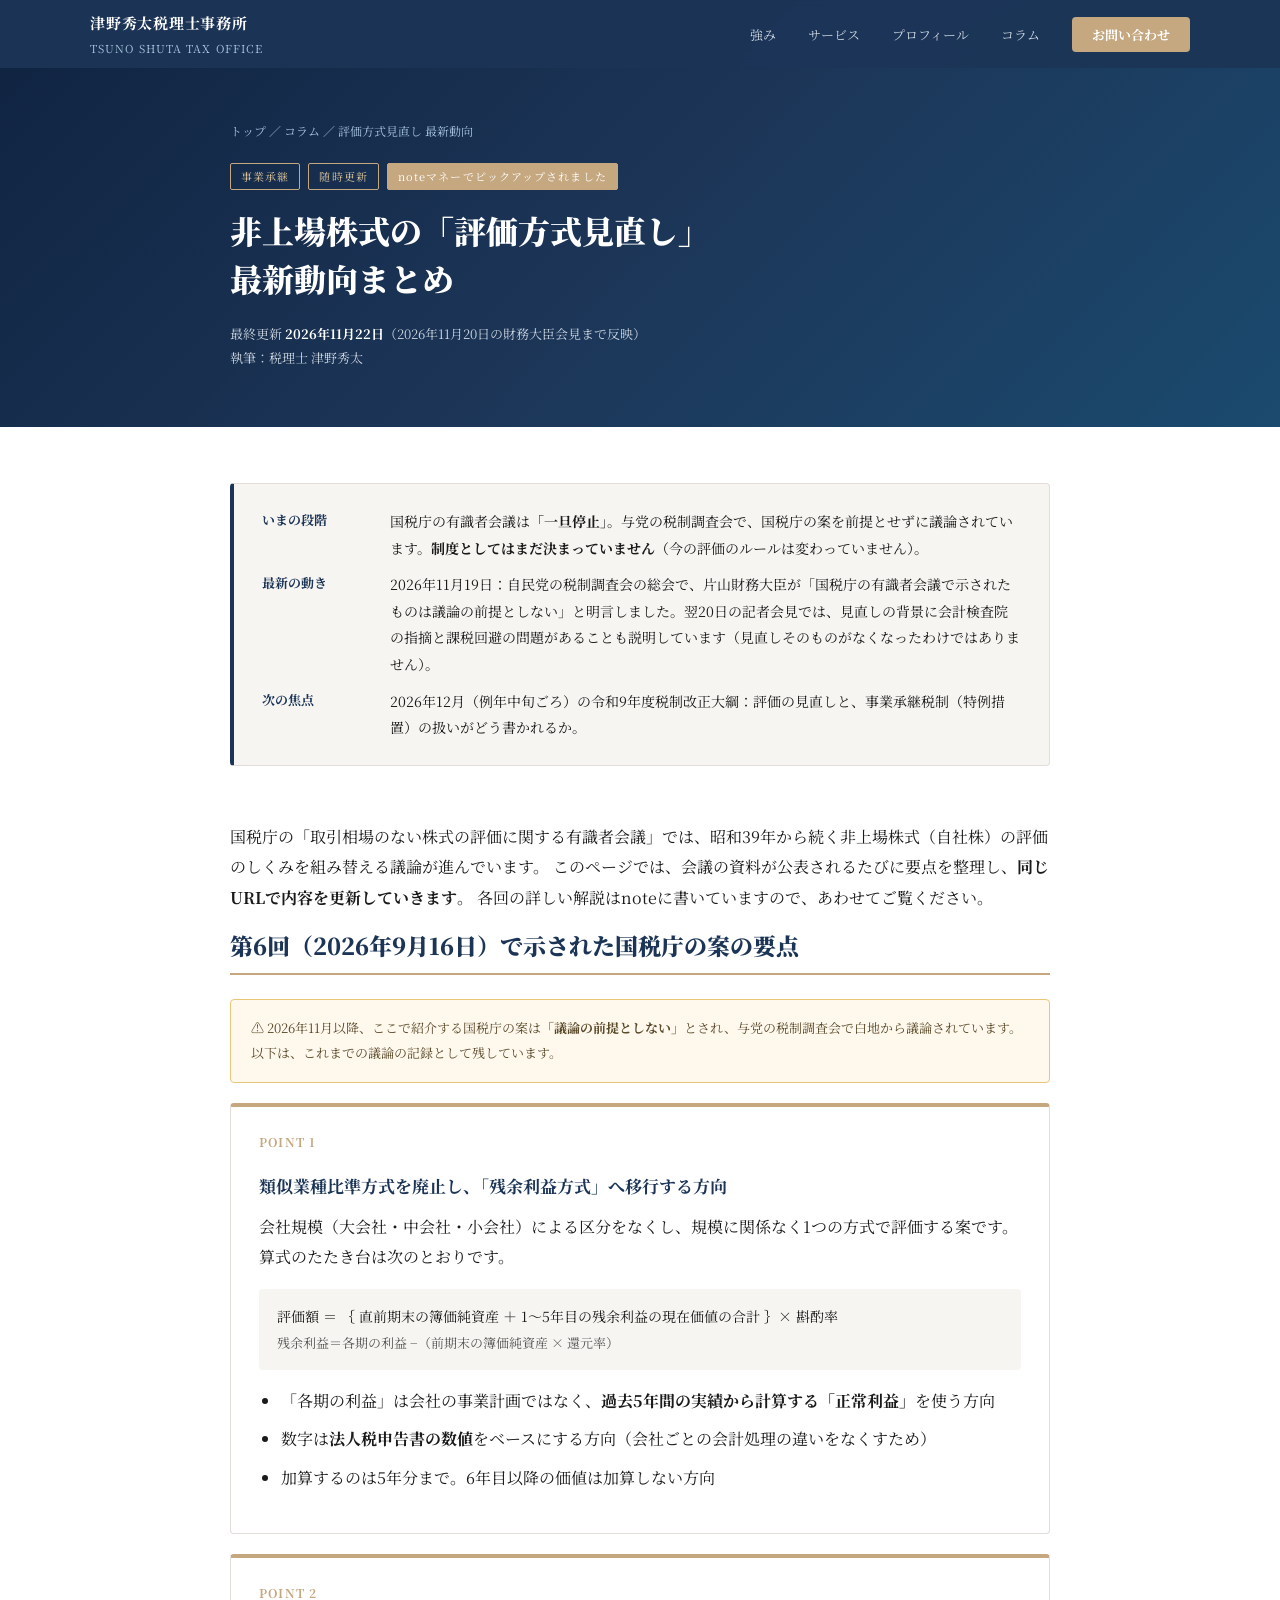
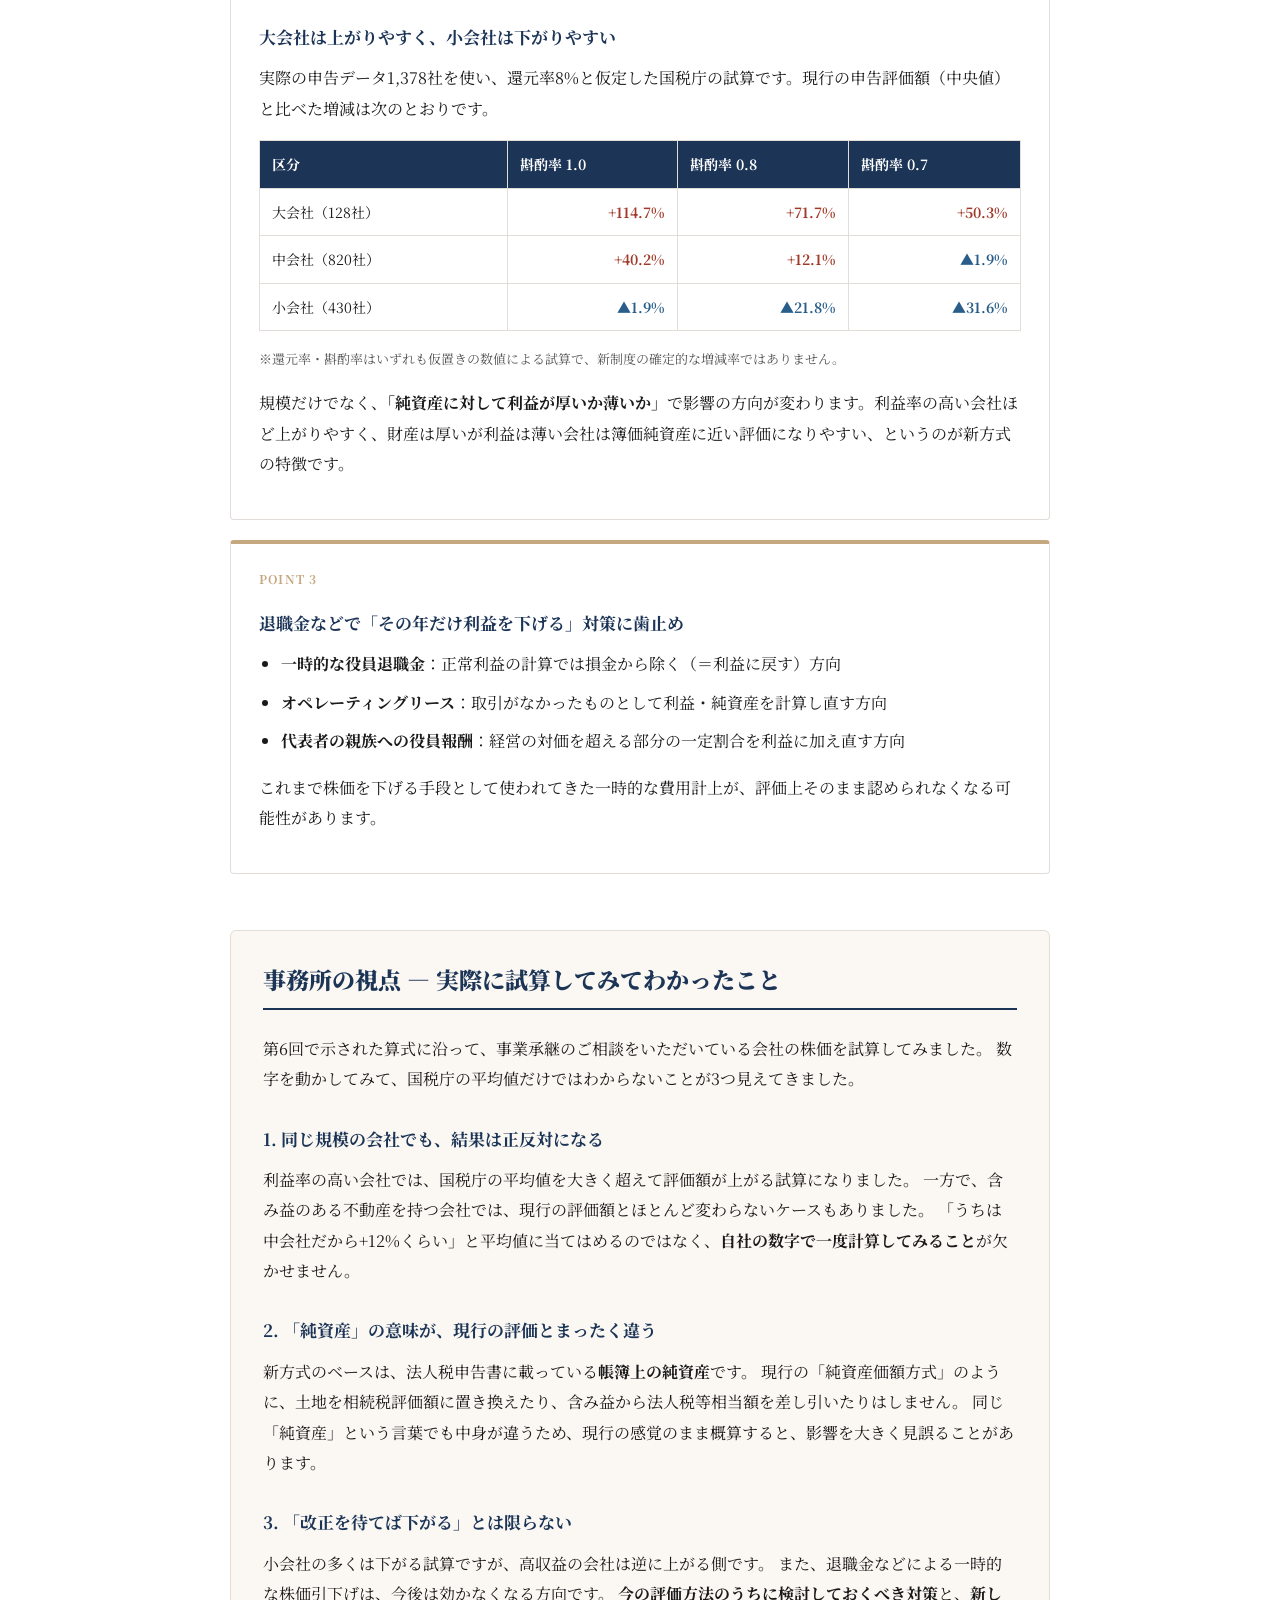
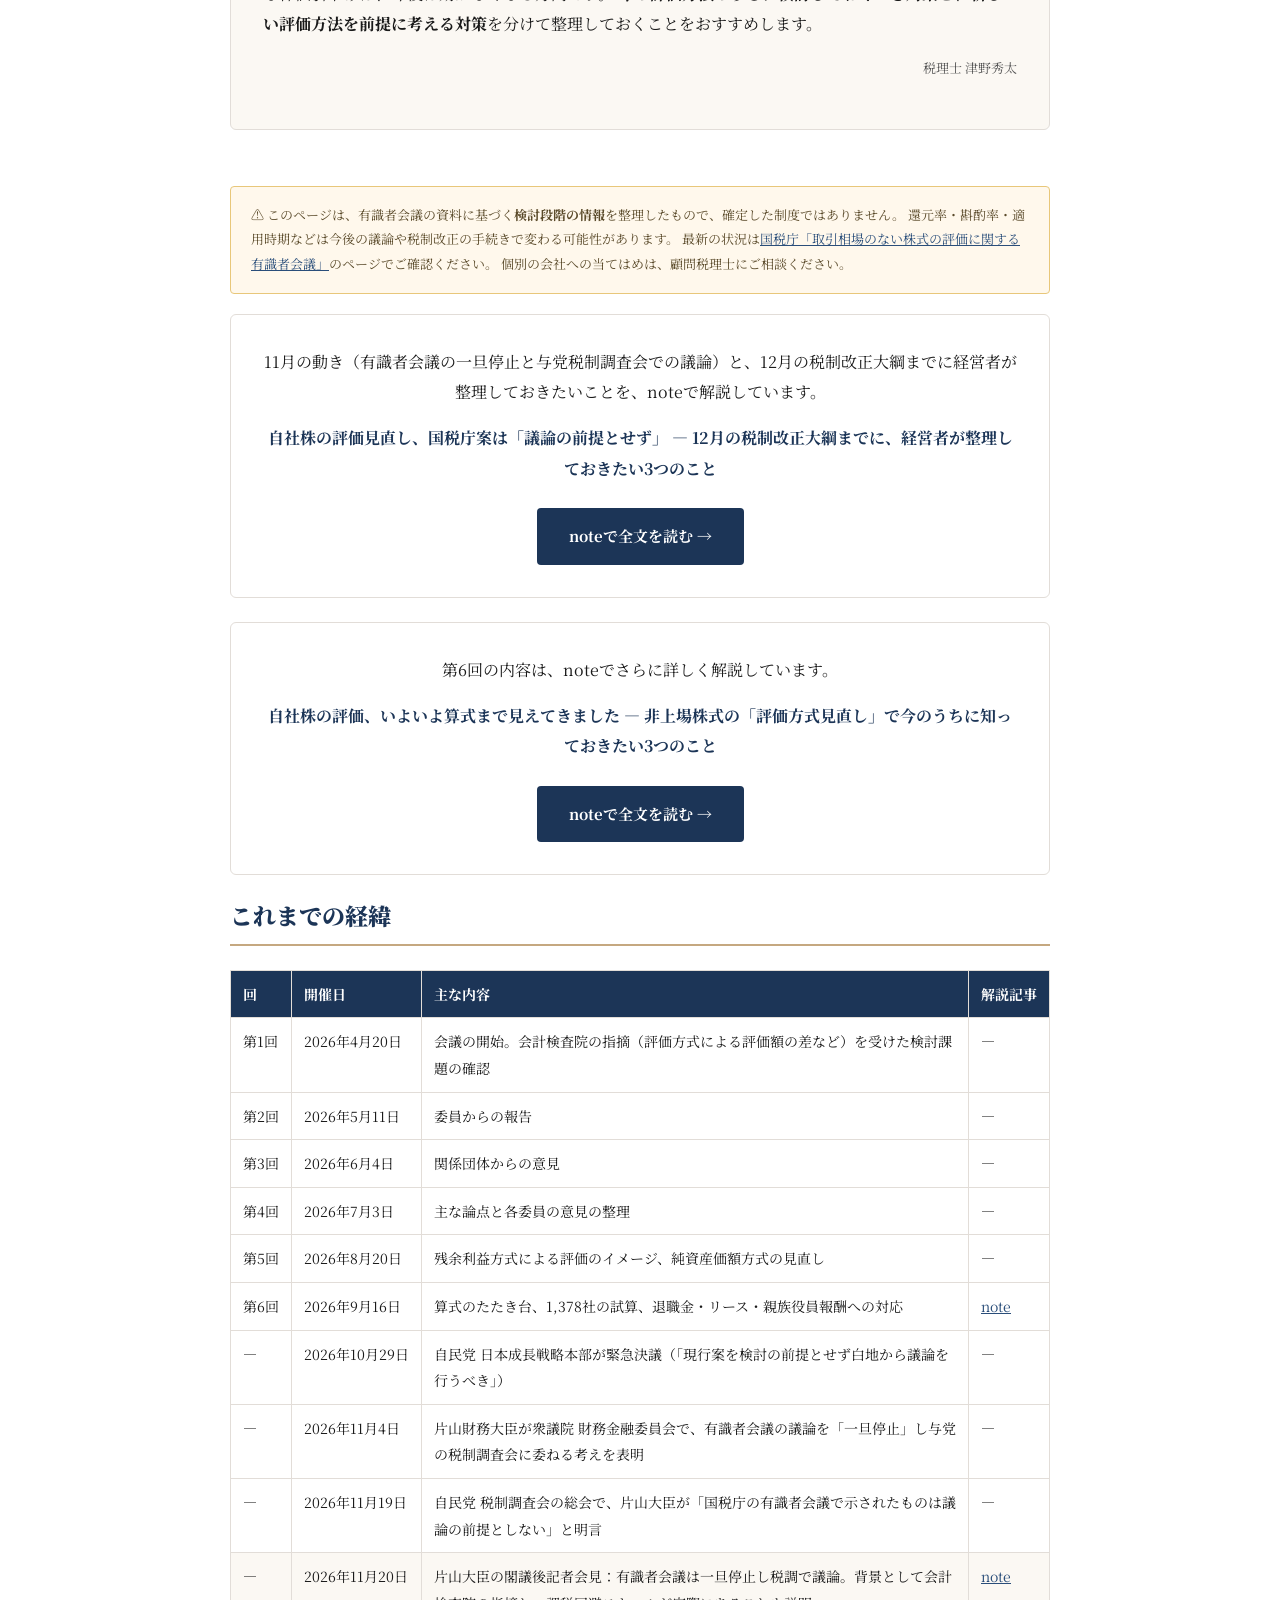
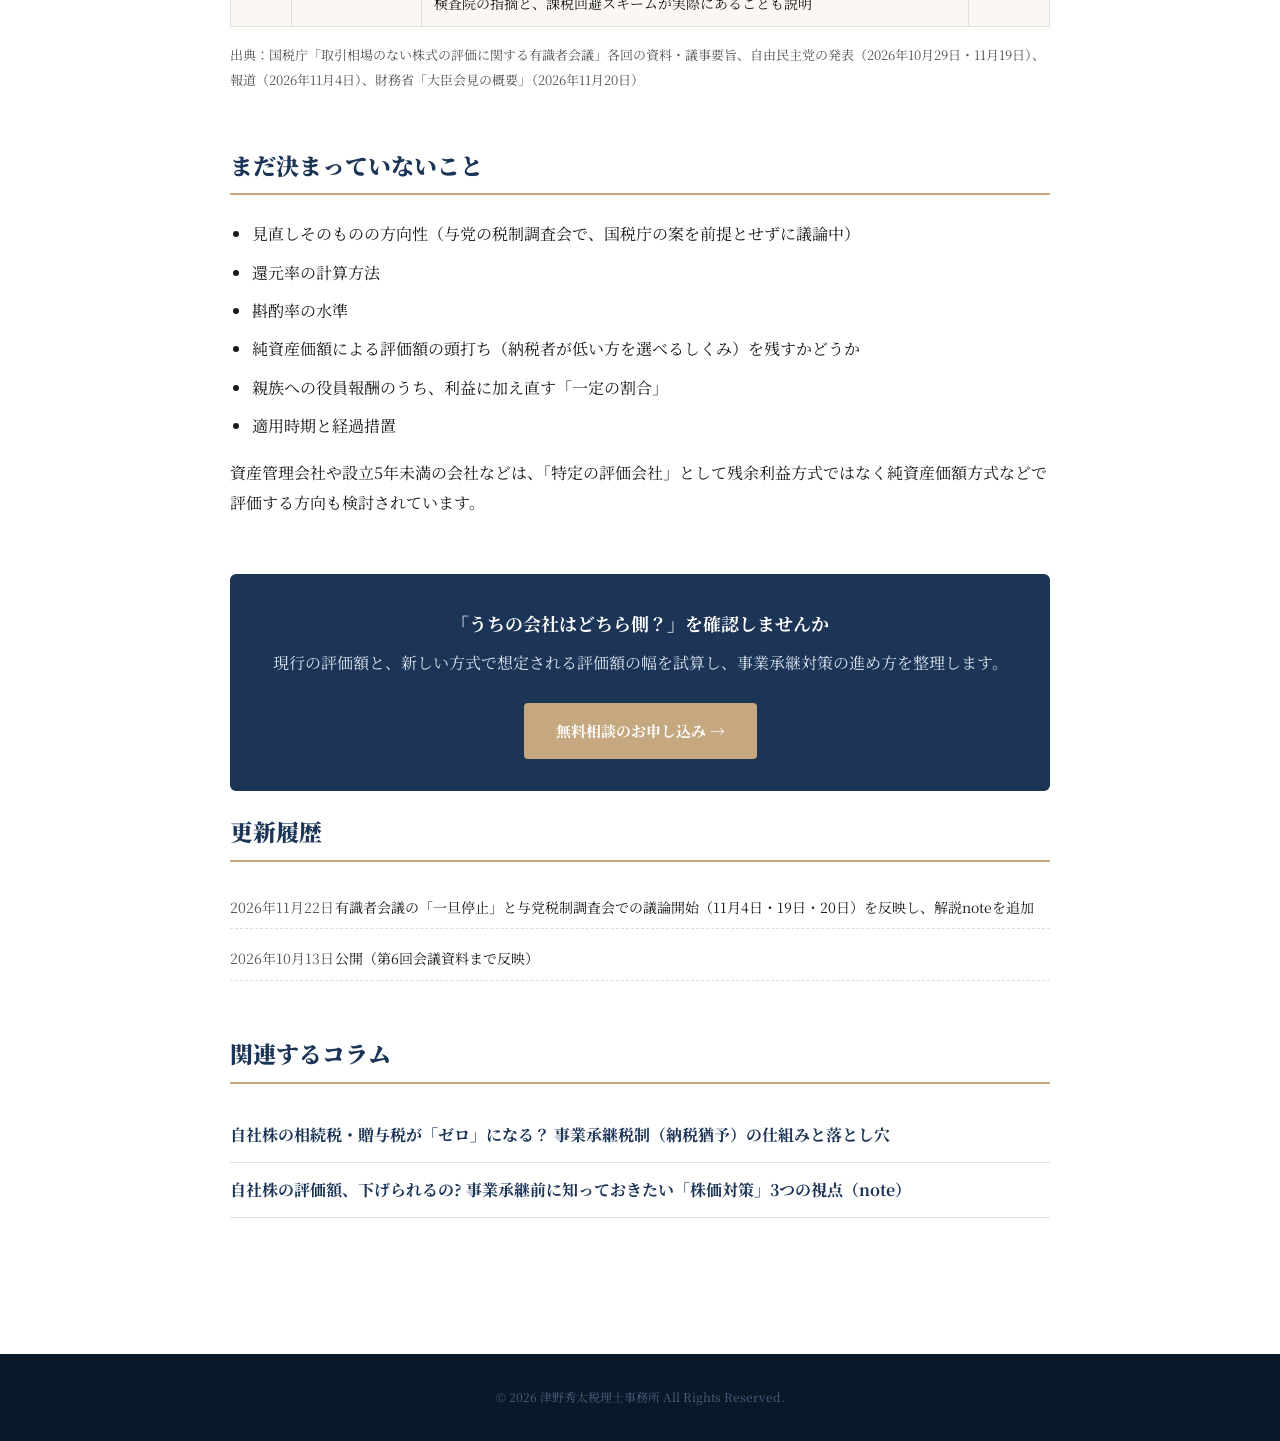
<file: column/hijoujou-kabushiki-hyoka.html>
<!DOCTYPE html>
<html lang="ja">
<head>
  <meta charset="UTF-8">
  <meta name="viewport" content="width=device-width, initial-scale=1.0">

  <!-- ===== 基本SEO ===== -->
  <title>非上場株式の「評価方式見直し」最新動向まとめ（随時更新）| 津野秀太税理士事務所</title>
  <meta name="description" content="国税庁「取引相場のない株式の評価に関する有識者会議」の議論を、会議の回ごとに要約して随時更新。類似業種比準方式の廃止と残余利益方式への移行案、会社規模別の試算、退職金等による株価対策への影響を、事業承継専門の税理士が解説します。">
  <meta name="author" content="津野秀太税理士事務所">
  <link rel="canonical" href="https://tsuno-tax.jp/column/hijoujou-kabushiki-hyoka.html">
  <link rel="icon" type="image/svg+xml" href="../favicon.svg">

  <!-- ===== OGP ===== -->
  <meta property="og:type" content="article">
  <meta property="og:url" content="https://tsuno-tax.jp/column/hijoujou-kabushiki-hyoka.html">
  <meta property="og:title" content="非上場株式の「評価方式見直し」最新動向まとめ（随時更新）">
  <meta property="og:description" content="類似業種比準方式の廃止と残余利益方式への移行案を、有識者会議の回ごとに要約。事業承継専門の税理士の視点つき。">
  <meta property="og:image" content="https://tsuno-tax.jp/og-image.svg">
  <meta property="og:locale" content="ja_JP">
  <meta name="twitter:card" content="summary_large_image">

  <!-- ===== 構造化データ ===== -->
  <script type="application/ld+json">
  {
    "@context": "https://schema.org",
    "@type": "Article",
    "headline": "非上場株式の「評価方式見直し」最新動向まとめ（随時更新）",
    "datePublished": "2026-10-13",
    "dateModified": "2026-11-22",
    "inLanguage": "ja",
    "mainEntityOfPage": "https://tsuno-tax.jp/column/hijoujou-kabushiki-hyoka.html",
    "author": { "@type": "Person", "name": "津野 秀太", "jobTitle": "税理士", "url": "https://tsuno-tax.jp/#profile" },
    "publisher": { "@type": "Organization", "name": "津野秀太税理士事務所", "url": "https://tsuno-tax.jp/" }
  }
  </script>
  <script type="application/ld+json">
  {
    "@context": "https://schema.org",
    "@type": "BreadcrumbList",
    "itemListElement": [
      { "@type": "ListItem", "position": 1, "name": "トップ", "item": "https://tsuno-tax.jp/" },
      { "@type": "ListItem", "position": 2, "name": "コラム", "item": "https://tsuno-tax.jp/#column" },
      { "@type": "ListItem", "position": 3, "name": "非上場株式の評価方式見直し 最新動向まとめ" }
    ]
  }
  </script>

  <link rel="preconnect" href="https://fonts.googleapis.com">
  <link rel="preconnect" href="https://fonts.gstatic.com" crossorigin>
  <link href="https://fonts.googleapis.com/css2?family=Noto+Serif+JP:wght@400;500;700;900&display=swap" rel="stylesheet">
  <link rel="stylesheet" href="column.css">
</head>
<body>

<!-- HEADER -->
<header>
  <div class="header-inner">
    <a href="../" class="logo">
      津野秀太税理士事務所
      <span>TSUNO SHUTA TAX OFFICE</span>
    </a>
    <nav>
      <a href="../#strength">強み</a>
      <a href="../#services">サービス</a>
      <a href="../#profile">プロフィール</a>
      <a href="../#column">コラム</a>
      <a href="../#contact" class="nav-cta">お問い合わせ</a>
    </nav>
  </div>
</header>

<!-- ARTICLE HERO -->
<div class="article-hero">
  <div class="article-hero-inner">
    <p class="breadcrumb"><a href="../">トップ</a> ／ <a href="../#column">コラム</a> ／ 評価方式見直し 最新動向</p>
    <div class="tags">
      <span class="tag">事業承継</span>
      <span class="tag">随時更新</span>
      <span class="tag solid">noteマネーでピックアップされました</span>
    </div>
    <h1>非上場株式の「評価方式見直し」<br>最新動向まとめ</h1>
    <p class="article-meta">
      最終更新 <strong><time datetime="2026-11-22">2026年11月22日</time></strong>（2026年11月20日の財務大臣会見まで反映）<br>
      執筆：税理士 津野秀太
    </p>
  </div>
</div>

<main>
  <article class="article">

    <!-- 現在地 -->
    <div class="status-box">
      <dl>
        <dt>いまの段階</dt>
        <dd>国税庁の有識者会議は<strong>「一旦停止」</strong>。与党の税制調査会で、国税庁の案を前提とせずに議論されています。<strong>制度としてはまだ決まっていません</strong>（今の評価のルールは変わっていません）。</dd>
        <dt>最新の動き</dt>
        <dd>2026年11月19日：自民党の税制調査会の総会で、片山財務大臣が「国税庁の有識者会議で示されたものは議論の前提としない」と明言しました。翌20日の記者会見では、見直しの背景に会計検査院の指摘と課税回避の問題があることも説明しています（見直しそのものがなくなったわけではありません）。</dd>
        <dt>次の焦点</dt>
        <dd>2026年12月（例年中旬ごろ）の令和9年度税制改正大綱：評価の見直しと、事業承継税制（特例措置）の扱いがどう書かれるか。</dd>
      </dl>
    </div>

    <p>
      国税庁の「取引相場のない株式の評価に関する有識者会議」では、昭和39年から続く非上場株式（自社株）の評価のしくみを組み替える議論が進んでいます。
      このページでは、会議の資料が公表されるたびに要点を整理し、<strong>同じURLで内容を更新していきます</strong>。
      各回の詳しい解説はnoteに書いていますので、あわせてご覧ください。
    </p>

    <!-- 最新回の要点 -->
    <section id="latest">
      <h2>第6回（2026年9月16日）で示された国税庁の案の要点</h2>
      <div class="caution">
        ⚠️ 2026年11月以降、ここで紹介する国税庁の案は<strong>「議論の前提としない」</strong>とされ、与党の税制調査会で白地から議論されています。以下は、これまでの議論の記録として残しています。
      </div>

      <div class="point">
        <p class="point-num">POINT 1</p>
        <h3>類似業種比準方式を廃止し、「残余利益方式」へ移行する方向</h3>
        <p>会社規模（大会社・中会社・小会社）による区分をなくし、規模に関係なく1つの方式で評価する案です。算式のたたき台は次のとおりです。</p>
        <div class="formula">
          評価額 ＝ ｛ 直前期末の簿価純資産 ＋ 1〜5年目の残余利益の現在価値の合計 ｝× 斟酌率<br>
          <span class="small">残余利益＝各期の利益 −（前期末の簿価純資産 × 還元率）</span>
        </div>
        <ul>
          <li>「各期の利益」は会社の事業計画ではなく、<strong>過去5年間の実績から計算する「正常利益」</strong>を使う方向</li>
          <li>数字は<strong>法人税申告書の数値</strong>をベースにする方向（会社ごとの会計処理の違いをなくすため）</li>
          <li>加算するのは5年分まで。6年目以降の価値は加算しない方向</li>
        </ul>
      </div>

      <div class="point">
        <p class="point-num">POINT 2</p>
        <h3>大会社は上がりやすく、小会社は下がりやすい</h3>
        <p>実際の申告データ1,378社を使い、還元率8%と仮定した国税庁の試算です。現行の申告評価額（中央値）と比べた増減は次のとおりです。</p>
        <div class="table-wrap">
          <table>
            <thead>
              <tr><th>区分</th><th>斟酌率 1.0</th><th>斟酌率 0.8</th><th>斟酌率 0.7</th></tr>
            </thead>
            <tbody>
              <tr><td>大会社（128社）</td><td class="num up">+114.7%</td><td class="num up">+71.7%</td><td class="num up">+50.3%</td></tr>
              <tr><td>中会社（820社）</td><td class="num up">+40.2%</td><td class="num up">+12.1%</td><td class="num down">▲1.9%</td></tr>
              <tr><td>小会社（430社）</td><td class="num down">▲1.9%</td><td class="num down">▲21.8%</td><td class="num down">▲31.6%</td></tr>
            </tbody>
          </table>
        </div>
        <p class="small">※還元率・斟酌率はいずれも仮置きの数値による試算で、新制度の確定的な増減率ではありません。</p>
        <p>規模だけでなく、<strong>「純資産に対して利益が厚いか薄いか」</strong>で影響の方向が変わります。利益率の高い会社ほど上がりやすく、財産は厚いが利益は薄い会社は簿価純資産に近い評価になりやすい、というのが新方式の特徴です。</p>
      </div>

      <div class="point">
        <p class="point-num">POINT 3</p>
        <h3>退職金などで「その年だけ利益を下げる」対策に歯止め</h3>
        <ul>
          <li><strong>一時的な役員退職金</strong>：正常利益の計算では損金から除く（＝利益に戻す）方向</li>
          <li><strong>オペレーティングリース</strong>：取引がなかったものとして利益・純資産を計算し直す方向</li>
          <li><strong>代表者の親族への役員報酬</strong>：経営の対価を超える部分の一定割合を利益に加え直す方向</li>
        </ul>
        <p>これまで株価を下げる手段として使われてきた一時的な費用計上が、評価上そのまま認められなくなる可能性があります。</p>
      </div>
    </section>

    <!-- 事務所の視点 -->
    <section class="viewpoint" id="viewpoint">
      <h2>事務所の視点 ― 実際に試算してみてわかったこと</h2>
      <p>
        第6回で示された算式に沿って、事業承継のご相談をいただいている会社の株価を試算してみました。
        数字を動かしてみて、国税庁の平均値だけではわからないことが3つ見えてきました。
      </p>

      <h3>1. 同じ規模の会社でも、結果は正反対になる</h3>
      <p>
        利益率の高い会社では、国税庁の平均値を大きく超えて評価額が上がる試算になりました。
        一方で、含み益のある不動産を持つ会社では、現行の評価額とほとんど変わらないケースもありました。
        「うちは中会社だから+12%くらい」と平均値に当てはめるのではなく、<strong>自社の数字で一度計算してみること</strong>が欠かせません。
      </p>

      <h3>2. 「純資産」の意味が、現行の評価とまったく違う</h3>
      <p>
        新方式のベースは、法人税申告書に載っている<strong>帳簿上の純資産</strong>です。
        現行の「純資産価額方式」のように、土地を相続税評価額に置き換えたり、含み益から法人税等相当額を差し引いたりはしません。
        同じ「純資産」という言葉でも中身が違うため、現行の感覚のまま概算すると、影響を大きく見誤ることがあります。
      </p>

      <h3>3. 「改正を待てば下がる」とは限らない</h3>
      <p>
        小会社の多くは下がる試算ですが、高収益の会社は逆に上がる側です。
        また、退職金などによる一時的な株価引下げは、今後は効かなくなる方向です。
        <strong>今の評価方法のうちに検討しておくべき対策</strong>と、<strong>新しい評価方法を前提に考える対策</strong>を分けて整理しておくことをおすすめします。
      </p>
      <p class="viewpoint-sign">税理士 津野秀太</p>
    </section>

    <div class="caution">
      ⚠️ このページは、有識者会議の資料に基づく<strong>検討段階の情報</strong>を整理したもので、確定した制度ではありません。
      還元率・斟酌率・適用時期などは今後の議論や税制改正の手続きで変わる可能性があります。
      最新の状況は<a href="https://www.nta.go.jp/about/council/kenkyu.htm#nai-hyoka" target="_blank" rel="noopener noreferrer">国税庁「取引相場のない株式の評価に関する有識者会議」</a>のページでご確認ください。
      個別の会社への当てはめは、顧問税理士にご相談ください。
    </div>

    <!-- note CTA（最新） -->
    <div class="cta-note">
      <p>11月の動き（有識者会議の一旦停止と与党税制調査会での議論）と、12月の税制改正大綱までに経営者が整理しておきたいことを、noteで解説しています。</p>
      <p style="font-weight:700; color:var(--navy);">自社株の評価見直し、国税庁案は「議論の前提とせず」 ― 12月の税制改正大綱までに、経営者が整理しておきたい3つのこと</p>
      <a class="btn btn-navy" href="https://note.com/tsuno_tax/n/n4b60854922dc" target="_blank" rel="noopener noreferrer">noteで全文を読む →</a>
    </div>

    <!-- note CTA -->
    <div class="cta-note">
      <p>第6回の内容は、noteでさらに詳しく解説しています。</p>
      <p style="font-weight:700; color:var(--navy);">自社株の評価、いよいよ算式まで見えてきました ― 非上場株式の「評価方式見直し」で今のうちに知っておきたい3つのこと</p>
      <a class="btn btn-navy" href="https://note.com/tsuno_tax/n/n883e66c4c6ab" target="_blank" rel="noopener noreferrer">noteで全文を読む →</a>
    </div>

    <!-- 経緯 -->
    <section id="timeline">
      <h2>これまでの経緯</h2>
      <div class="table-wrap">
        <table class="nowrap-2">
          <thead>
            <tr><th>回</th><th>開催日</th><th>主な内容</th><th>解説記事</th></tr>
          </thead>
          <tbody>
            <tr><td>第1回</td><td>2026年4月20日</td><td>会議の開始。会計検査院の指摘（評価方式による評価額の差など）を受けた検討課題の確認</td><td>―</td></tr>
            <tr><td>第2回</td><td>2026年5月11日</td><td>委員からの報告</td><td>―</td></tr>
            <tr><td>第3回</td><td>2026年6月4日</td><td>関係団体からの意見</td><td>―</td></tr>
            <tr><td>第4回</td><td>2026年7月3日</td><td>主な論点と各委員の意見の整理</td><td>―</td></tr>
            <tr><td>第5回</td><td>2026年8月20日</td><td>残余利益方式による評価のイメージ、純資産価額方式の見直し</td><td>―</td></tr>
            <tr><td>第6回</td><td>2026年9月16日</td><td>算式のたたき台、1,378社の試算、退職金・リース・親族役員報酬への対応</td><td><a href="https://note.com/tsuno_tax/n/n883e66c4c6ab" target="_blank" rel="noopener noreferrer">note</a></td></tr>
            <tr><td>―</td><td>2026年10月29日</td><td>自民党 日本成長戦略本部が緊急決議（「現行案を検討の前提とせず白地から議論を行うべき」）</td><td>―</td></tr>
            <tr><td>―</td><td>2026年11月4日</td><td>片山財務大臣が衆議院 財務金融委員会で、有識者会議の議論を「一旦停止」し与党の税制調査会に委ねる考えを表明</td><td>―</td></tr>
            <tr><td>―</td><td>2026年11月19日</td><td>自民党 税制調査会の総会で、片山大臣が「国税庁の有識者会議で示されたものは議論の前提としない」と明言</td><td>―</td></tr>
            <tr class="latest"><td>―</td><td>2026年11月20日</td><td>片山大臣の閣議後記者会見：有識者会議は一旦停止し税調で議論。背景として会計検査院の指摘と、課税回避スキームが実際にあることも説明</td><td><a href="https://note.com/tsuno_tax/n/n4b60854922dc" target="_blank" rel="noopener noreferrer">note</a></td></tr>
          </tbody>
        </table>
      </div>
      <p class="small">出典：国税庁「取引相場のない株式の評価に関する有識者会議」各回の資料・議事要旨、自由民主党の発表（2026年10月29日・11月19日）、報道（2026年11月4日）、財務省「大臣会見の概要」（2026年11月20日）</p>
    </section>

    <!-- 未確定の論点 -->
    <section id="open-issues">
      <h2>まだ決まっていないこと</h2>
      <ul>
        <li>見直しそのものの方向性（与党の税制調査会で、国税庁の案を前提とせずに議論中）</li>
        <li>還元率の計算方法</li>
        <li>斟酌率の水準</li>
        <li>純資産価額による評価額の頭打ち（納税者が低い方を選べるしくみ）を残すかどうか</li>
        <li>親族への役員報酬のうち、利益に加え直す「一定の割合」</li>
        <li>適用時期と経過措置</li>
      </ul>
      <p>資産管理会社や設立5年未満の会社などは、「特定の評価会社」として残余利益方式ではなく純資産価額方式などで評価する方向も検討されています。</p>
    </section>

    <!-- 相談 CTA -->
    <div class="cta-contact">
      <p style="font-size:18px; font-weight:700; color:#fff; margin-bottom:8px;">「うちの会社はどちら側？」を確認しませんか</p>
      <p>現行の評価額と、新しい方式で想定される評価額の幅を試算し、事業承継対策の進め方を整理します。</p>
      <a class="btn btn-gold" href="../#contact">無料相談のお申し込み →</a>
    </div>

    <!-- 更新履歴 -->
    <section id="history">
      <h2>更新履歴</h2>
      <ul class="history">
        <li><time datetime="2026-11-22">2026年11月22日</time>有識者会議の「一旦停止」と与党税制調査会での議論開始（11月4日・19日・20日）を反映し、解説noteを追加</li>
        <li><time datetime="2026-10-13">2026年10月13日</time>公開（第6回会議資料まで反映）</li>
      </ul>
    </section>

    <!-- 関連記事 -->
    <section id="related">
      <h2>関連するコラム</h2>
      <ul class="related">
        <li><a href="jigyo-shokei-zeisei.html">自社株の相続税・贈与税が「ゼロ」になる？ 事業承継税制（納税猶予）の仕組みと落とし穴</a></li>
        <li><a href="https://note.com/tsuno_tax/n/n528cb661531a" target="_blank" rel="noopener noreferrer">自社株の評価額、下げられるの? 事業承継前に知っておきたい「株価対策」3つの視点（note）</a></li>
      </ul>
    </section>

  </article>
</main>

<!-- FOOTER -->
<footer>
  <p>&copy; 2026 津野秀太税理士事務所 All Rights Reserved.</p>
</footer>

</body>
</html>
</file>
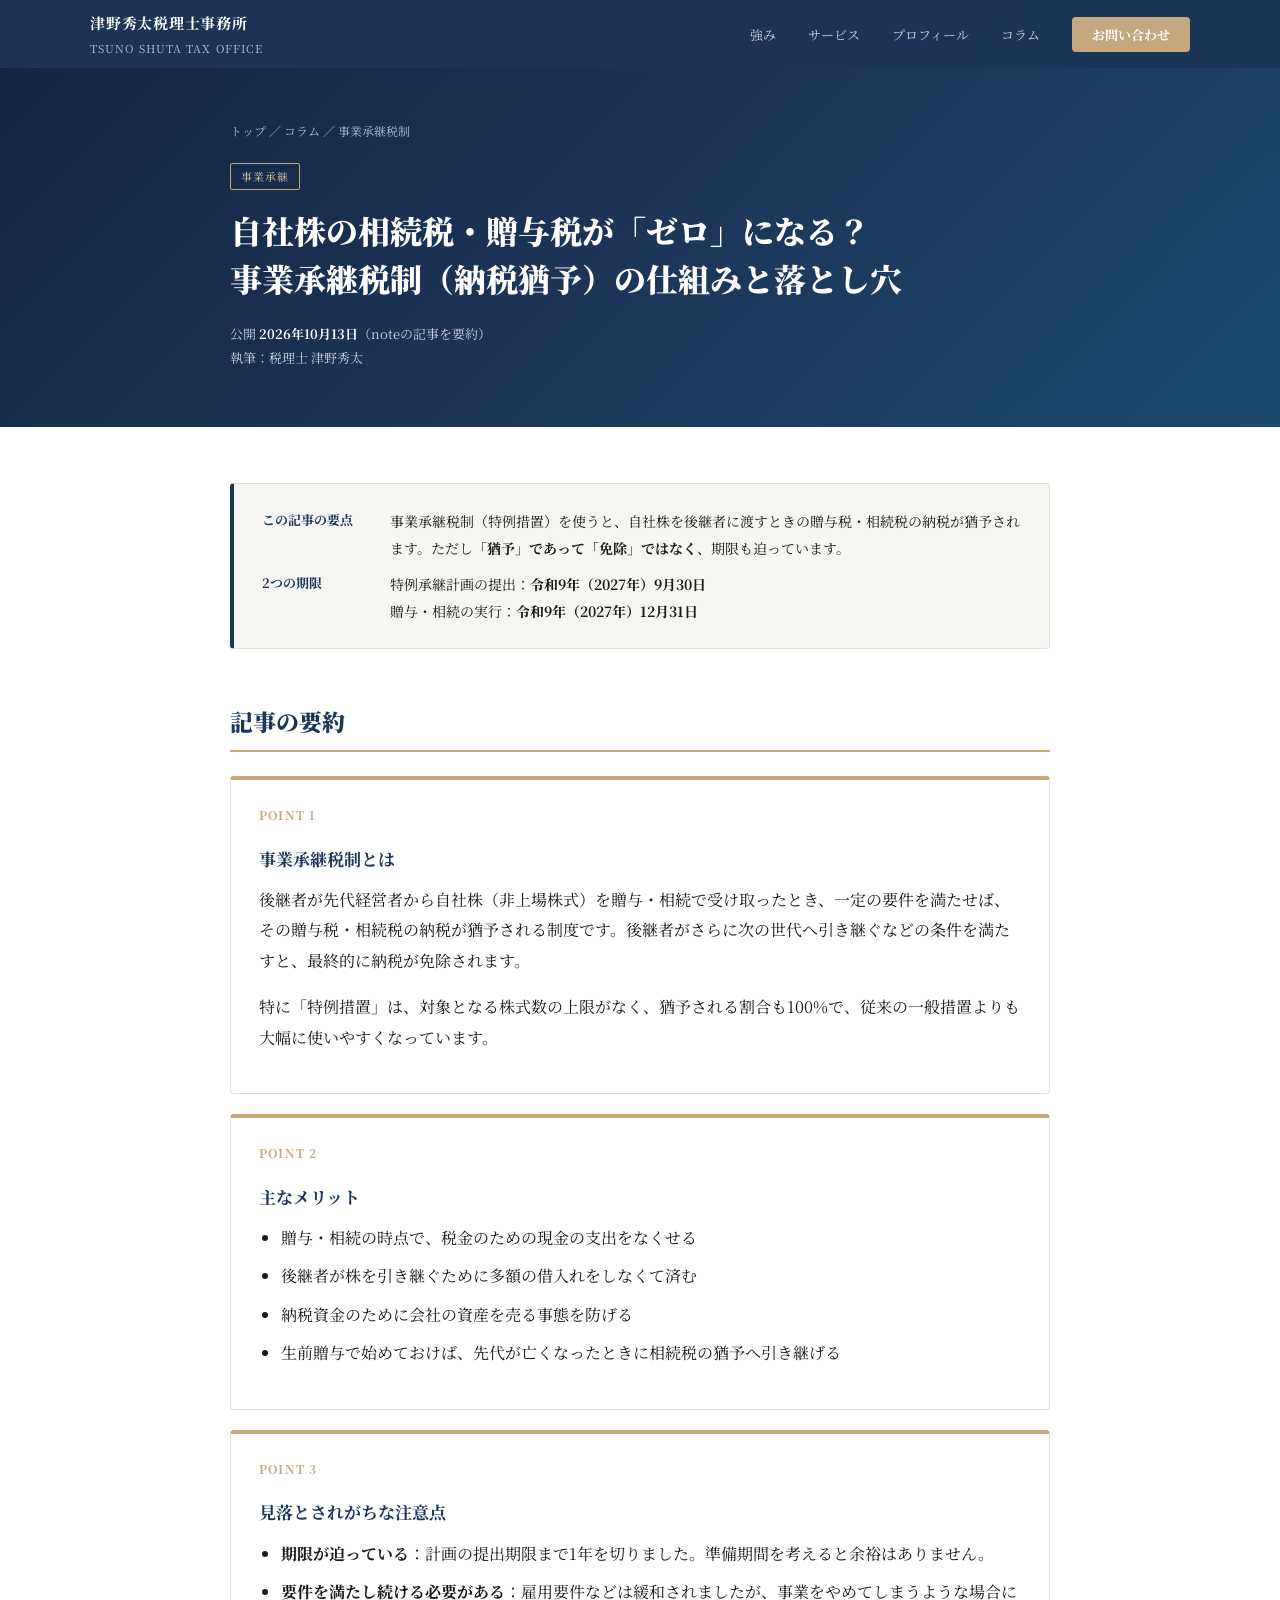
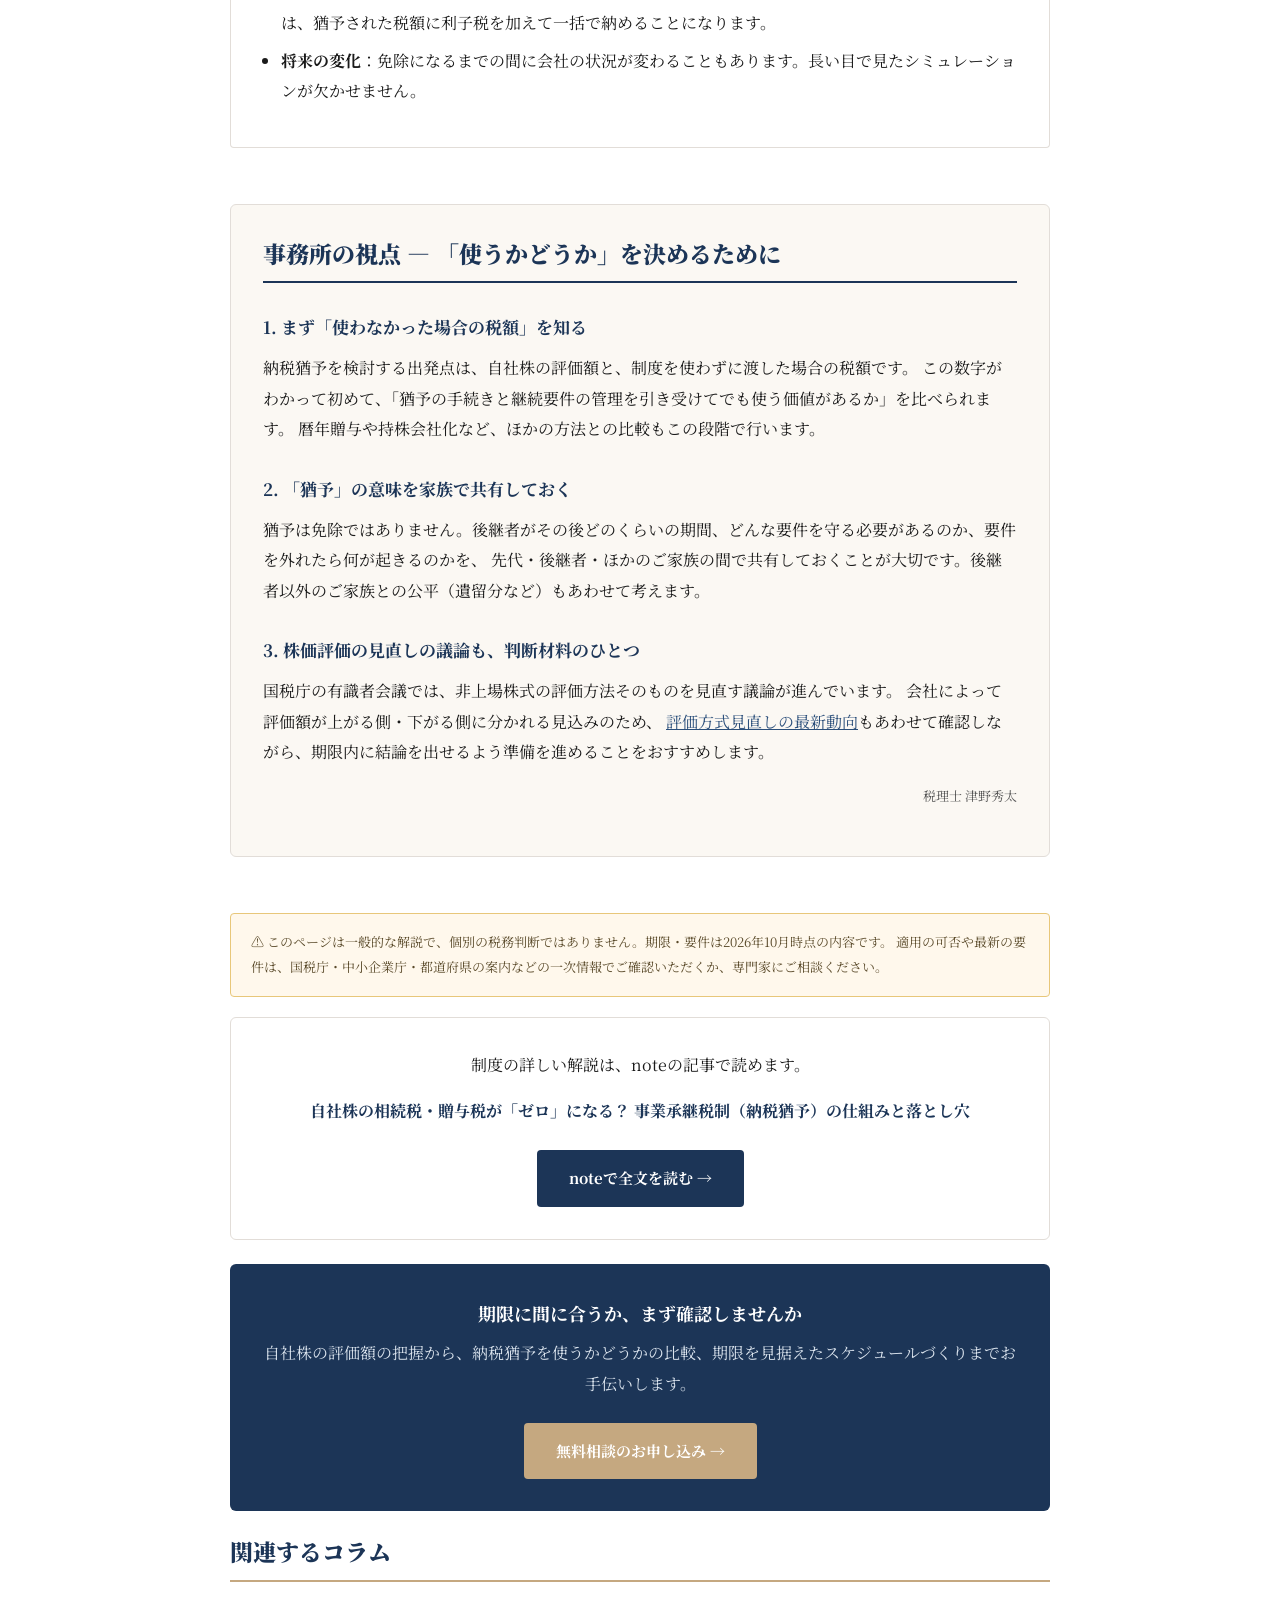
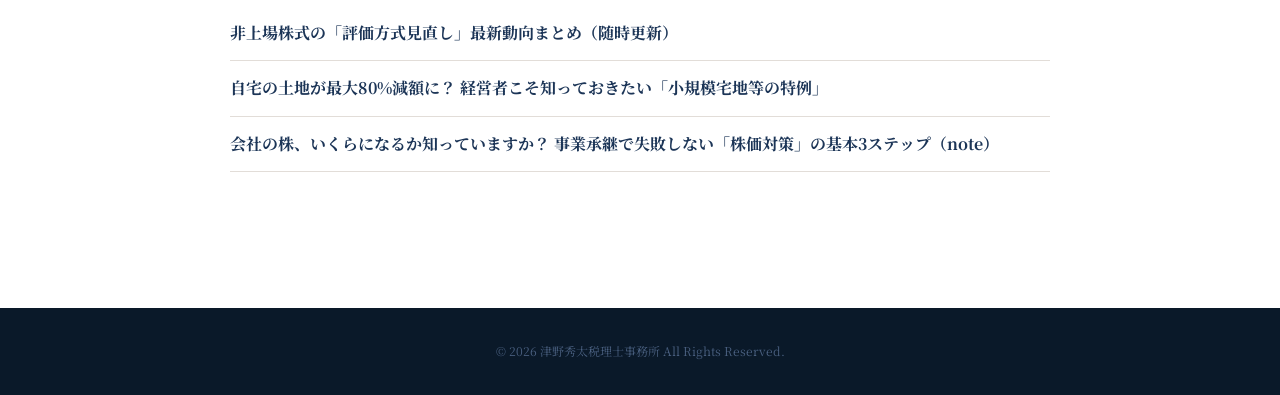
<file: column/jigyo-shokei-zeisei.html>
<!DOCTYPE html>
<html lang="ja">
<head>
  <meta charset="UTF-8">
  <meta name="viewport" content="width=device-width, initial-scale=1.0">

  <!-- ===== 基本SEO ===== -->
  <title>事業承継税制（納税猶予）の仕組みと落とし穴 ― 特例措置の期限は令和9年 | 津野秀太税理士事務所</title>
  <meta name="description" content="自社株の贈与税・相続税の納税が猶予される事業承継税制（特例措置）の仕組み、令和9年に迫る2つの期限、継続要件などの注意点を、事業承継専門の税理士が要約して解説します。">
  <meta name="author" content="津野秀太税理士事務所">
  <link rel="canonical" href="https://tsuno-tax.jp/column/jigyo-shokei-zeisei.html">
  <link rel="icon" type="image/svg+xml" href="../favicon.svg">

  <!-- ===== OGP ===== -->
  <meta property="og:type" content="article">
  <meta property="og:url" content="https://tsuno-tax.jp/column/jigyo-shokei-zeisei.html">
  <meta property="og:title" content="事業承継税制（納税猶予）の仕組みと落とし穴">
  <meta property="og:description" content="特例措置の2つの期限（令和9年9月30日・12月31日）と、使う前に知っておきたい注意点を要約。事業承継専門の税理士の視点つき。">
  <meta property="og:image" content="https://tsuno-tax.jp/og-image.svg">
  <meta property="og:locale" content="ja_JP">
  <meta name="twitter:card" content="summary_large_image">

  <!-- ===== 構造化データ ===== -->
  <script type="application/ld+json">
  {
    "@context": "https://schema.org",
    "@type": "Article",
    "headline": "事業承継税制（納税猶予）の仕組みと落とし穴",
    "datePublished": "2026-10-13",
    "dateModified": "2026-10-13",
    "inLanguage": "ja",
    "mainEntityOfPage": "https://tsuno-tax.jp/column/jigyo-shokei-zeisei.html",
    "author": { "@type": "Person", "name": "津野 秀太", "jobTitle": "税理士", "url": "https://tsuno-tax.jp/#profile" },
    "publisher": { "@type": "Organization", "name": "津野秀太税理士事務所", "url": "https://tsuno-tax.jp/" }
  }
  </script>
  <script type="application/ld+json">
  {
    "@context": "https://schema.org",
    "@type": "BreadcrumbList",
    "itemListElement": [
      { "@type": "ListItem", "position": 1, "name": "トップ", "item": "https://tsuno-tax.jp/" },
      { "@type": "ListItem", "position": 2, "name": "コラム", "item": "https://tsuno-tax.jp/#column" },
      { "@type": "ListItem", "position": 3, "name": "事業承継税制（納税猶予）の仕組みと落とし穴" }
    ]
  }
  </script>

  <link rel="preconnect" href="https://fonts.googleapis.com">
  <link rel="preconnect" href="https://fonts.gstatic.com" crossorigin>
  <link href="https://fonts.googleapis.com/css2?family=Noto+Serif+JP:wght@400;500;700;900&display=swap" rel="stylesheet">
  <link rel="stylesheet" href="column.css">
</head>
<body>

<!-- HEADER -->
<header>
  <div class="header-inner">
    <a href="../" class="logo">
      津野秀太税理士事務所
      <span>TSUNO SHUTA TAX OFFICE</span>
    </a>
    <nav>
      <a href="../#strength">強み</a>
      <a href="../#services">サービス</a>
      <a href="../#profile">プロフィール</a>
      <a href="../#column">コラム</a>
      <a href="../#contact" class="nav-cta">お問い合わせ</a>
    </nav>
  </div>
</header>

<!-- ARTICLE HERO -->
<div class="article-hero">
  <div class="article-hero-inner">
    <p class="breadcrumb"><a href="../">トップ</a> ／ <a href="../#column">コラム</a> ／ 事業承継税制</p>
    <div class="tags">
      <span class="tag">事業承継</span>
    </div>
    <h1>自社株の相続税・贈与税が「ゼロ」になる？<br>事業承継税制（納税猶予）の仕組みと落とし穴</h1>
    <p class="article-meta">
      公開 <strong><time datetime="2026-10-13">2026年10月13日</time></strong>（noteの記事を要約）<br>
      執筆：税理士 津野秀太
    </p>
  </div>
</div>

<main>
  <article class="article">

    <div class="status-box">
      <dl>
        <dt>この記事の要点</dt>
        <dd>事業承継税制（特例措置）を使うと、自社株を後継者に渡すときの贈与税・相続税の納税が猶予されます。ただし<strong>「猶予」であって「免除」ではなく</strong>、期限も迫っています。</dd>
        <dt>2つの期限</dt>
        <dd>特例承継計画の提出：<strong>令和9年（2027年）9月30日</strong><br>贈与・相続の実行：<strong>令和9年（2027年）12月31日</strong></dd>
      </dl>
    </div>

    <section id="summary">
      <h2>記事の要約</h2>

      <div class="point">
        <p class="point-num">POINT 1</p>
        <h3>事業承継税制とは</h3>
        <p>後継者が先代経営者から自社株（非上場株式）を贈与・相続で受け取ったとき、一定の要件を満たせば、その贈与税・相続税の納税が猶予される制度です。後継者がさらに次の世代へ引き継ぐなどの条件を満たすと、最終的に納税が免除されます。</p>
        <p>特に「特例措置」は、対象となる株式数の上限がなく、猶予される割合も100%で、従来の一般措置よりも大幅に使いやすくなっています。</p>
      </div>

      <div class="point">
        <p class="point-num">POINT 2</p>
        <h3>主なメリット</h3>
        <ul>
          <li>贈与・相続の時点で、税金のための現金の支出をなくせる</li>
          <li>後継者が株を引き継ぐために多額の借入れをしなくて済む</li>
          <li>納税資金のために会社の資産を売る事態を防げる</li>
          <li>生前贈与で始めておけば、先代が亡くなったときに相続税の猶予へ引き継げる</li>
        </ul>
      </div>

      <div class="point">
        <p class="point-num">POINT 3</p>
        <h3>見落とされがちな注意点</h3>
        <ul>
          <li><strong>期限が迫っている</strong>：計画の提出期限まで1年を切りました。準備期間を考えると余裕はありません。</li>
          <li><strong>要件を満たし続ける必要がある</strong>：雇用要件などは緩和されましたが、事業をやめてしまうような場合には、猶予された税額に利子税を加えて一括で納めることになります。</li>
          <li><strong>将来の変化</strong>：免除になるまでの間に会社の状況が変わることもあります。長い目で見たシミュレーションが欠かせません。</li>
        </ul>
      </div>
    </section>

    <section class="viewpoint" id="viewpoint">
      <h2>事務所の視点 ― 「使うかどうか」を決めるために</h2>

      <h3>1. まず「使わなかった場合の税額」を知る</h3>
      <p>
        納税猶予を検討する出発点は、自社株の評価額と、制度を使わずに渡した場合の税額です。
        この数字がわかって初めて、「猶予の手続きと継続要件の管理を引き受けてでも使う価値があるか」を比べられます。
        暦年贈与や持株会社化など、ほかの方法との比較もこの段階で行います。
      </p>

      <h3>2. 「猶予」の意味を家族で共有しておく</h3>
      <p>
        猶予は免除ではありません。後継者がその後どのくらいの期間、どんな要件を守る必要があるのか、要件を外れたら何が起きるのかを、
        先代・後継者・ほかのご家族の間で共有しておくことが大切です。後継者以外のご家族との公平（遺留分など）もあわせて考えます。
      </p>

      <h3>3. 株価評価の見直しの議論も、判断材料のひとつ</h3>
      <p>
        国税庁の有識者会議では、非上場株式の評価方法そのものを見直す議論が進んでいます。
        会社によって評価額が上がる側・下がる側に分かれる見込みのため、
        <a href="hijoujou-kabushiki-hyoka.html">評価方式見直しの最新動向</a>もあわせて確認しながら、期限内に結論を出せるよう準備を進めることをおすすめします。
      </p>
      <p class="viewpoint-sign">税理士 津野秀太</p>
    </section>

    <div class="caution">
      ⚠️ このページは一般的な解説で、個別の税務判断ではありません。期限・要件は2026年10月時点の内容です。
      適用の可否や最新の要件は、国税庁・中小企業庁・都道府県の案内などの一次情報でご確認いただくか、専門家にご相談ください。
    </div>

    <div class="cta-note">
      <p>制度の詳しい解説は、noteの記事で読めます。</p>
      <p style="font-weight:700; color:var(--navy);">自社株の相続税・贈与税が「ゼロ」になる？ 事業承継税制（納税猶予）の仕組みと落とし穴</p>
      <a class="btn btn-navy" href="https://note.com/tsuno_tax/n/n26eb0c9f8476" target="_blank" rel="noopener noreferrer">noteで全文を読む →</a>
    </div>

    <div class="cta-contact">
      <p style="font-size:18px; font-weight:700; color:#fff; margin-bottom:8px;">期限に間に合うか、まず確認しませんか</p>
      <p>自社株の評価額の把握から、納税猶予を使うかどうかの比較、期限を見据えたスケジュールづくりまでお手伝いします。</p>
      <a class="btn btn-gold" href="../#contact">無料相談のお申し込み →</a>
    </div>

    <section id="related">
      <h2>関連するコラム</h2>
      <ul class="related">
        <li><a href="hijoujou-kabushiki-hyoka.html">非上場株式の「評価方式見直し」最新動向まとめ（随時更新）</a></li>
        <li><a href="shokibo-takuchi.html">自宅の土地が最大80%減額に？ 経営者こそ知っておきたい「小規模宅地等の特例」</a></li>
        <li><a href="https://note.com/tsuno_tax/n/n64a94ec277b1" target="_blank" rel="noopener noreferrer">会社の株、いくらになるか知っていますか？ 事業承継で失敗しない「株価対策」の基本3ステップ（note）</a></li>
      </ul>
    </section>

  </article>
</main>

<!-- FOOTER -->
<footer>
  <p>&copy; 2026 津野秀太税理士事務所 All Rights Reserved.</p>
</footer>

</body>
</html>
</file>
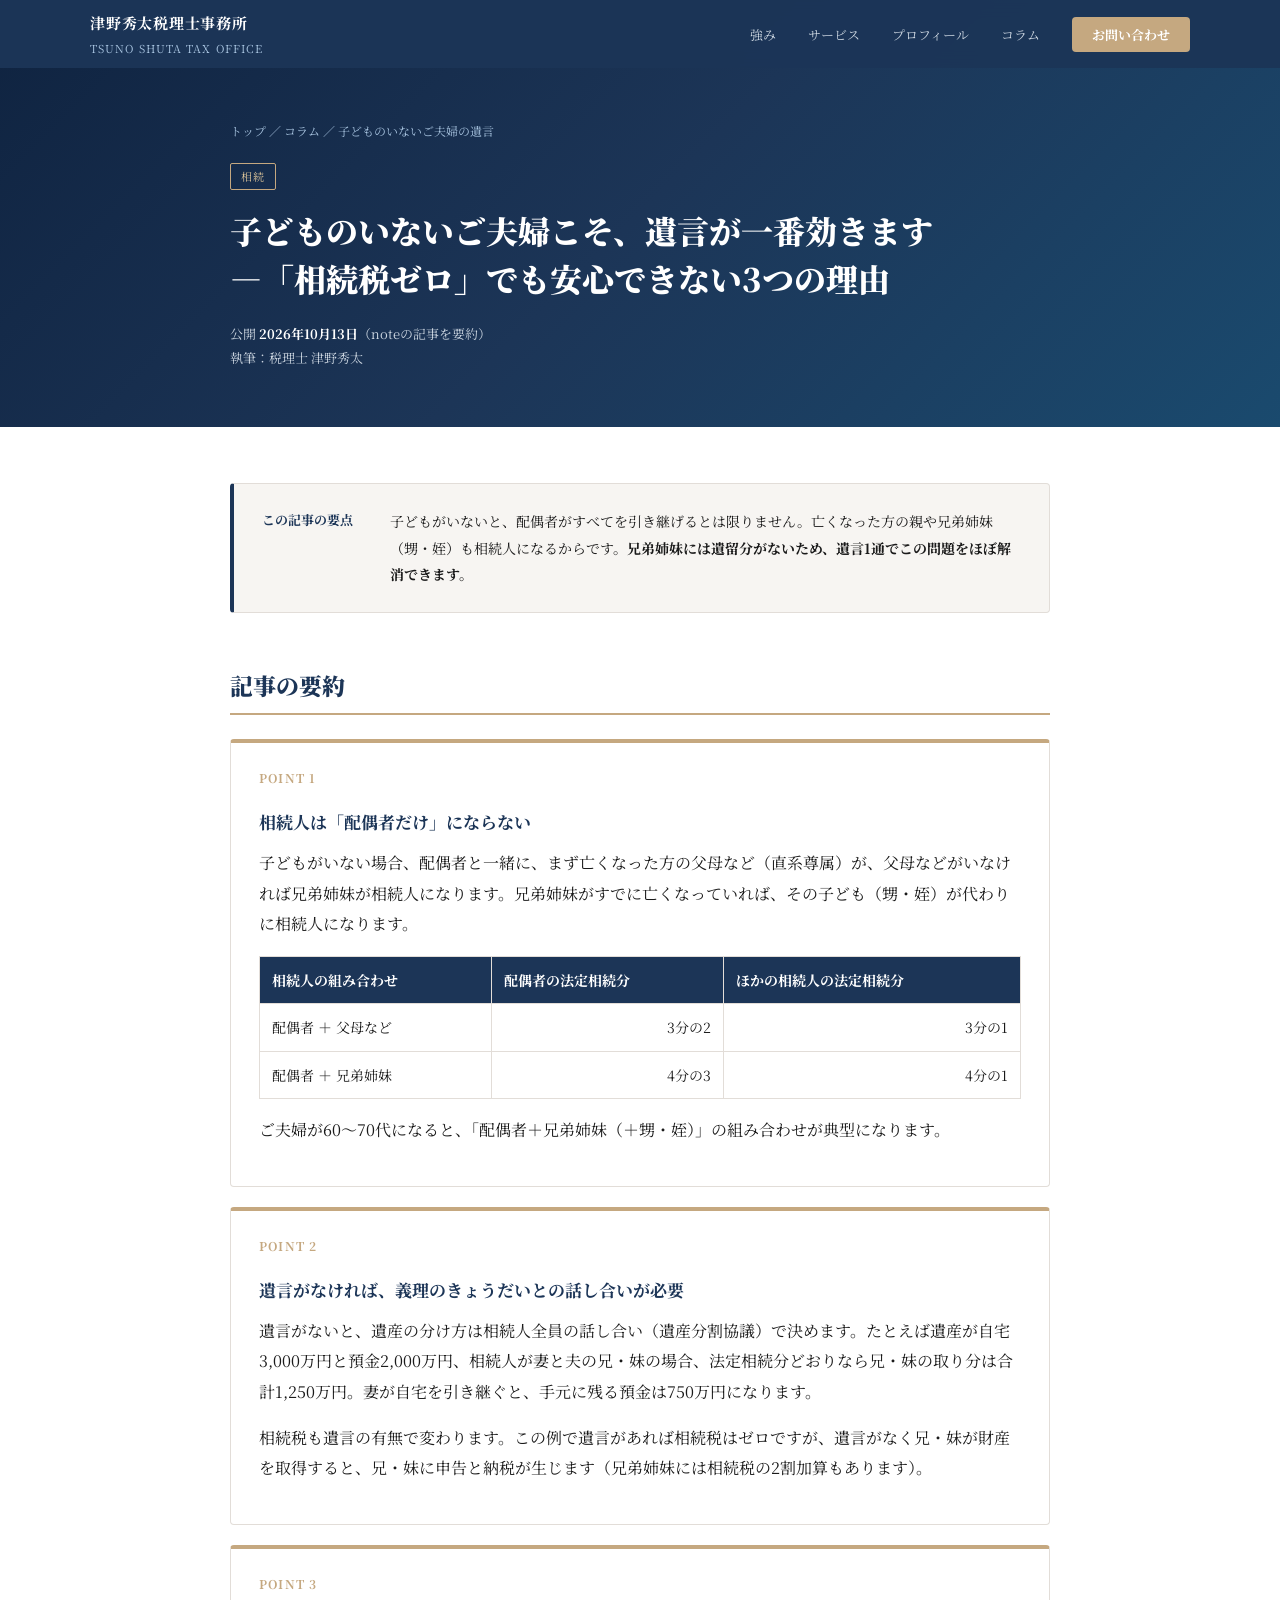
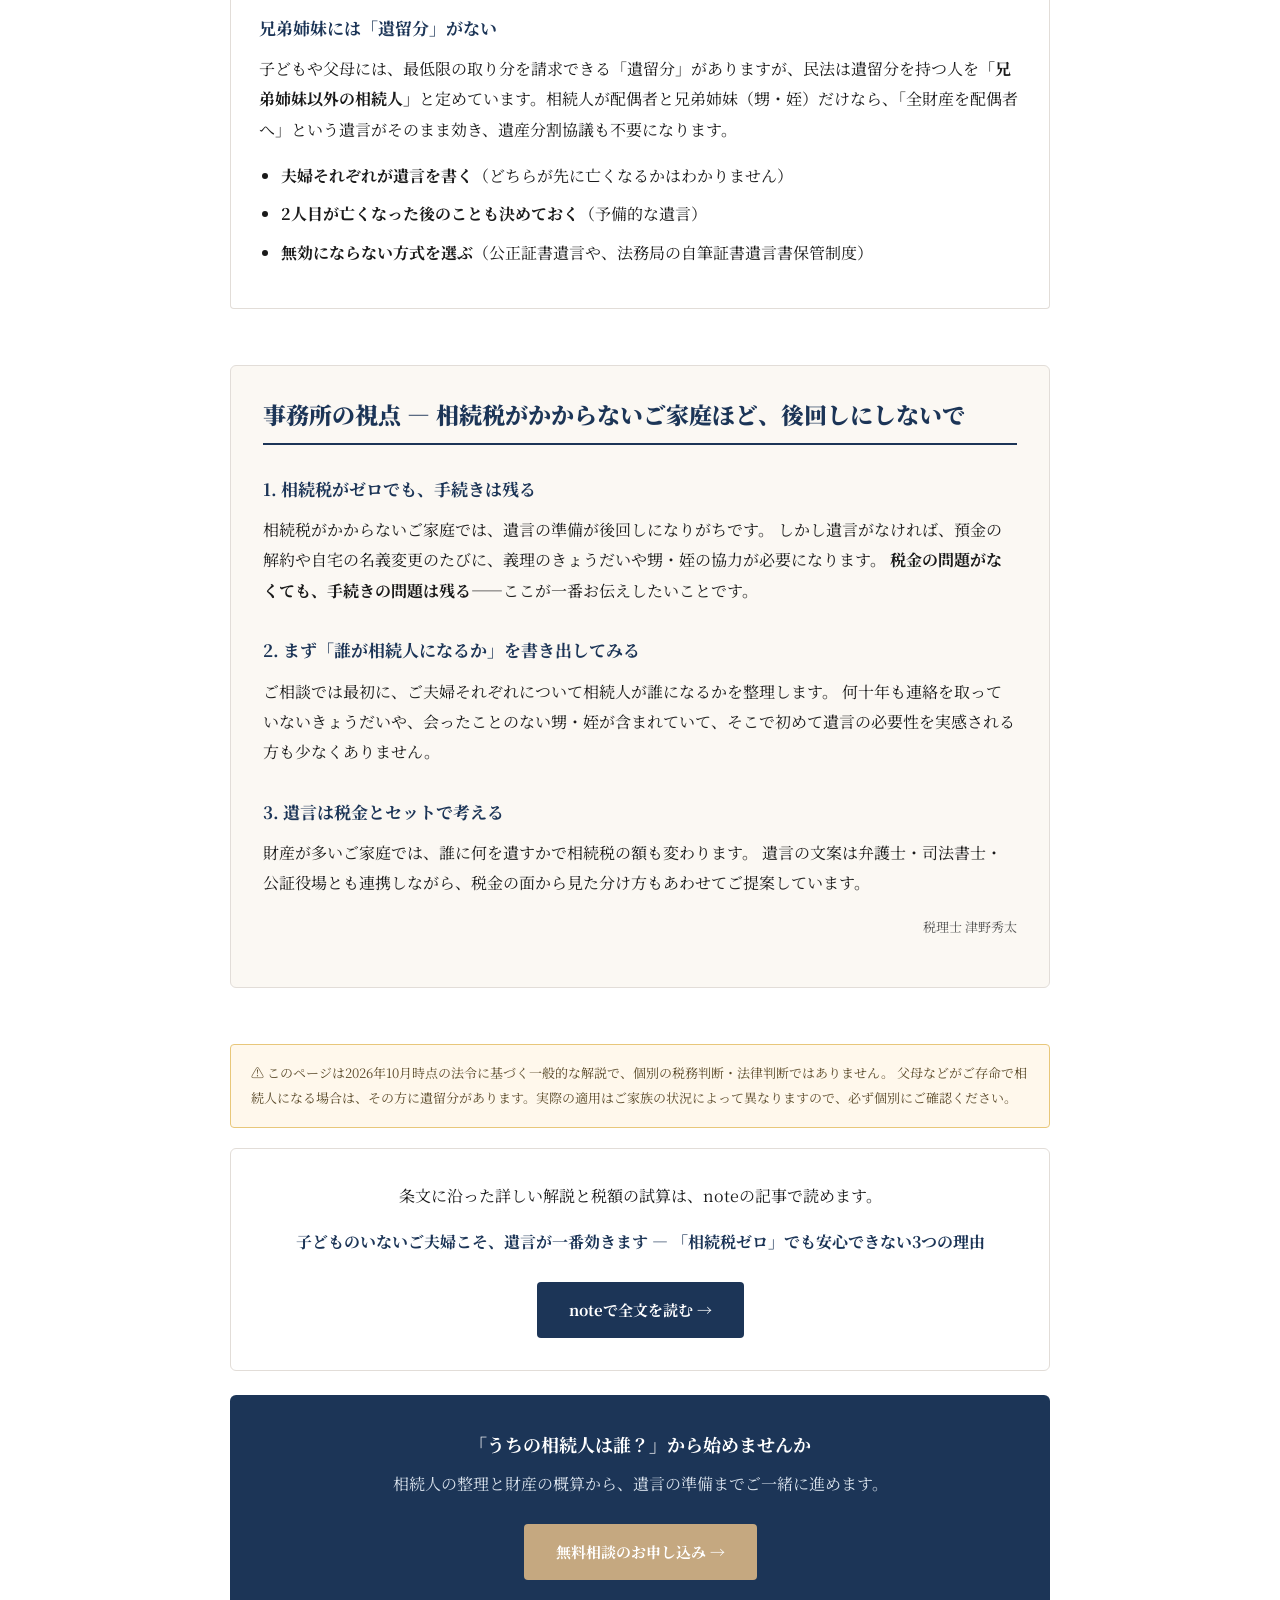
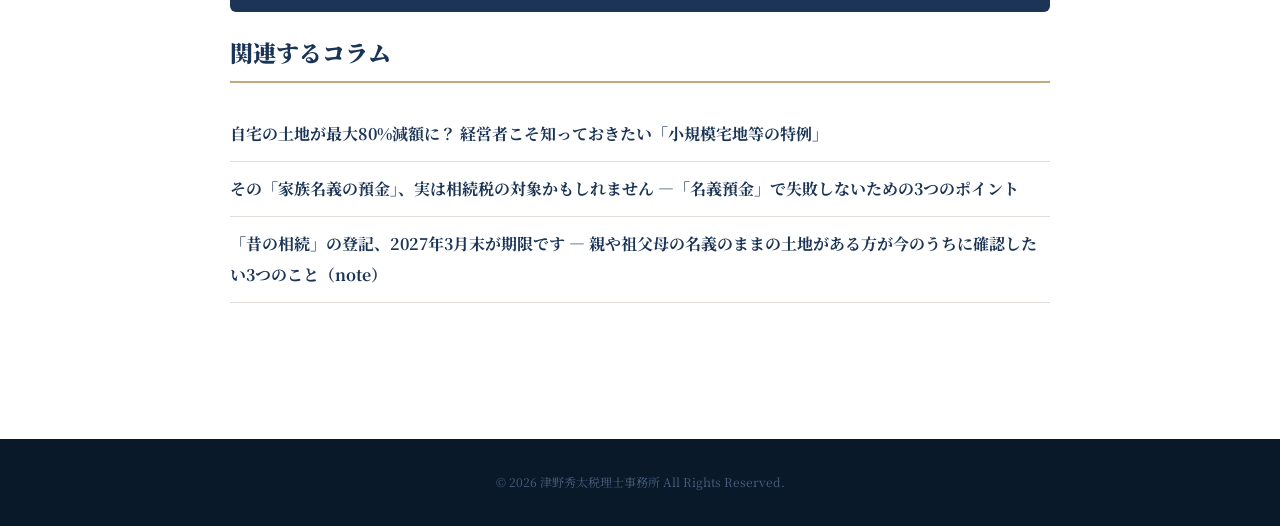
<file: column/kodomo-nashi-yuigon.html>
<!DOCTYPE html>
<html lang="ja">
<head>
  <meta charset="UTF-8">
  <meta name="viewport" content="width=device-width, initial-scale=1.0">

  <!-- ===== 基本SEO ===== -->
  <title>子どものいないご夫婦こそ、遺言が一番効きます ― 兄弟姉妹には遺留分がない | 津野秀太税理士事務所</title>
  <meta name="description" content="子どもがいないと、配偶者と一緒に親や兄弟姉妹（甥・姪）も相続人になります。遺言がない場合の遺産分割協議の負担と、兄弟姉妹に遺留分がないため「全財産を配偶者へ」の遺言がそのまま効く理由を、相続専門の税理士が要約して解説します。">
  <meta name="author" content="津野秀太税理士事務所">
  <link rel="canonical" href="https://tsuno-tax.jp/column/kodomo-nashi-yuigon.html">
  <link rel="icon" type="image/svg+xml" href="../favicon.svg">

  <!-- ===== OGP ===== -->
  <meta property="og:type" content="article">
  <meta property="og:url" content="https://tsuno-tax.jp/column/kodomo-nashi-yuigon.html">
  <meta property="og:title" content="子どものいないご夫婦こそ、遺言が一番効きます">
  <meta property="og:description" content="兄弟姉妹や甥・姪も相続人になる仕組みと、遺言1通で配偶者に財産を確実に引き継ぐ方法を要約。相続専門の税理士の視点つき。">
  <meta property="og:image" content="https://tsuno-tax.jp/og-image.svg">
  <meta property="og:locale" content="ja_JP">
  <meta name="twitter:card" content="summary_large_image">

  <!-- ===== 構造化データ ===== -->
  <script type="application/ld+json">
  {
    "@context": "https://schema.org",
    "@type": "Article",
    "headline": "子どものいないご夫婦こそ、遺言が一番効きます ― 「相続税ゼロ」でも安心できない3つの理由",
    "datePublished": "2026-10-13",
    "dateModified": "2026-10-13",
    "inLanguage": "ja",
    "mainEntityOfPage": "https://tsuno-tax.jp/column/kodomo-nashi-yuigon.html",
    "author": { "@type": "Person", "name": "津野 秀太", "jobTitle": "税理士", "url": "https://tsuno-tax.jp/#profile" },
    "publisher": { "@type": "Organization", "name": "津野秀太税理士事務所", "url": "https://tsuno-tax.jp/" }
  }
  </script>
  <script type="application/ld+json">
  {
    "@context": "https://schema.org",
    "@type": "BreadcrumbList",
    "itemListElement": [
      { "@type": "ListItem", "position": 1, "name": "トップ", "item": "https://tsuno-tax.jp/" },
      { "@type": "ListItem", "position": 2, "name": "コラム", "item": "https://tsuno-tax.jp/#column" },
      { "@type": "ListItem", "position": 3, "name": "子どものいないご夫婦の遺言" }
    ]
  }
  </script>

  <link rel="preconnect" href="https://fonts.googleapis.com">
  <link rel="preconnect" href="https://fonts.gstatic.com" crossorigin>
  <link href="https://fonts.googleapis.com/css2?family=Noto+Serif+JP:wght@400;500;700;900&display=swap" rel="stylesheet">
  <link rel="stylesheet" href="column.css">
</head>
<body>

<!-- HEADER -->
<header>
  <div class="header-inner">
    <a href="../" class="logo">
      津野秀太税理士事務所
      <span>TSUNO SHUTA TAX OFFICE</span>
    </a>
    <nav>
      <a href="../#strength">強み</a>
      <a href="../#services">サービス</a>
      <a href="../#profile">プロフィール</a>
      <a href="../#column">コラム</a>
      <a href="../#contact" class="nav-cta">お問い合わせ</a>
    </nav>
  </div>
</header>

<!-- ARTICLE HERO -->
<div class="article-hero">
  <div class="article-hero-inner">
    <p class="breadcrumb"><a href="../">トップ</a> ／ <a href="../#column">コラム</a> ／ 子どものいないご夫婦の遺言</p>
    <div class="tags">
      <span class="tag">相続</span>
    </div>
    <h1>子どものいないご夫婦こそ、遺言が一番効きます<br>―「相続税ゼロ」でも安心できない3つの理由</h1>
    <p class="article-meta">
      公開 <strong><time datetime="2026-10-13">2026年10月13日</time></strong>（noteの記事を要約）<br>
      執筆：税理士 津野秀太
    </p>
  </div>
</div>

<main>
  <article class="article">

    <div class="status-box">
      <dl>
        <dt>この記事の要点</dt>
        <dd>子どもがいないと、配偶者がすべてを引き継げるとは限りません。亡くなった方の親や兄弟姉妹（甥・姪）も相続人になるからです。<strong>兄弟姉妹には遺留分がないため、遺言1通でこの問題をほぼ解消できます。</strong></dd>
      </dl>
    </div>

    <section id="summary">
      <h2>記事の要約</h2>

      <div class="point">
        <p class="point-num">POINT 1</p>
        <h3>相続人は「配偶者だけ」にならない</h3>
        <p>子どもがいない場合、配偶者と一緒に、まず亡くなった方の父母など（直系尊属）が、父母などがいなければ兄弟姉妹が相続人になります。兄弟姉妹がすでに亡くなっていれば、その子ども（甥・姪）が代わりに相続人になります。</p>
        <div class="table-wrap">
          <table>
            <thead>
              <tr><th>相続人の組み合わせ</th><th>配偶者の法定相続分</th><th>ほかの相続人の法定相続分</th></tr>
            </thead>
            <tbody>
              <tr><td>配偶者 ＋ 父母など</td><td class="num">3分の2</td><td class="num">3分の1</td></tr>
              <tr><td>配偶者 ＋ 兄弟姉妹</td><td class="num">4分の3</td><td class="num">4分の1</td></tr>
            </tbody>
          </table>
        </div>
        <p>ご夫婦が60〜70代になると、「配偶者＋兄弟姉妹（＋甥・姪）」の組み合わせが典型になります。</p>
      </div>

      <div class="point">
        <p class="point-num">POINT 2</p>
        <h3>遺言がなければ、義理のきょうだいとの話し合いが必要</h3>
        <p>遺言がないと、遺産の分け方は相続人全員の話し合い（遺産分割協議）で決めます。たとえば遺産が自宅3,000万円と預金2,000万円、相続人が妻と夫の兄・妹の場合、法定相続分どおりなら兄・妹の取り分は合計1,250万円。妻が自宅を引き継ぐと、手元に残る預金は750万円になります。</p>
        <p>相続税も遺言の有無で変わります。この例で遺言があれば相続税はゼロですが、遺言がなく兄・妹が財産を取得すると、兄・妹に申告と納税が生じます（兄弟姉妹には相続税の2割加算もあります）。</p>
      </div>

      <div class="point">
        <p class="point-num">POINT 3</p>
        <h3>兄弟姉妹には「遺留分」がない</h3>
        <p>子どもや父母には、最低限の取り分を請求できる「遺留分」がありますが、民法は遺留分を持つ人を<strong>「兄弟姉妹以外の相続人」</strong>と定めています。相続人が配偶者と兄弟姉妹（甥・姪）だけなら、「全財産を配偶者へ」という遺言がそのまま効き、遺産分割協議も不要になります。</p>
        <ul>
          <li><strong>夫婦それぞれが遺言を書く</strong>（どちらが先に亡くなるかはわかりません）</li>
          <li><strong>2人目が亡くなった後のことも決めておく</strong>（予備的な遺言）</li>
          <li><strong>無効にならない方式を選ぶ</strong>（公正証書遺言や、法務局の自筆証書遺言書保管制度）</li>
        </ul>
      </div>
    </section>

    <section class="viewpoint" id="viewpoint">
      <h2>事務所の視点 ― 相続税がかからないご家庭ほど、後回しにしないで</h2>

      <h3>1. 相続税がゼロでも、手続きは残る</h3>
      <p>
        相続税がかからないご家庭では、遺言の準備が後回しになりがちです。
        しかし遺言がなければ、預金の解約や自宅の名義変更のたびに、義理のきょうだいや甥・姪の協力が必要になります。
        <strong>税金の問題がなくても、手続きの問題は残る</strong>――ここが一番お伝えしたいことです。
      </p>

      <h3>2. まず「誰が相続人になるか」を書き出してみる</h3>
      <p>
        ご相談では最初に、ご夫婦それぞれについて相続人が誰になるかを整理します。
        何十年も連絡を取っていないきょうだいや、会ったことのない甥・姪が含まれていて、そこで初めて遺言の必要性を実感される方も少なくありません。
      </p>

      <h3>3. 遺言は税金とセットで考える</h3>
      <p>
        財産が多いご家庭では、誰に何を遺すかで相続税の額も変わります。
        遺言の文案は弁護士・司法書士・公証役場とも連携しながら、税金の面から見た分け方もあわせてご提案しています。
      </p>
      <p class="viewpoint-sign">税理士 津野秀太</p>
    </section>

    <div class="caution">
      ⚠️ このページは2026年10月時点の法令に基づく一般的な解説で、個別の税務判断・法律判断ではありません。
      父母などがご存命で相続人になる場合は、その方に遺留分があります。実際の適用はご家族の状況によって異なりますので、必ず個別にご確認ください。
    </div>

    <div class="cta-note">
      <p>条文に沿った詳しい解説と税額の試算は、noteの記事で読めます。</p>
      <p style="font-weight:700; color:var(--navy);">子どものいないご夫婦こそ、遺言が一番効きます ― 「相続税ゼロ」でも安心できない3つの理由</p>
      <a class="btn btn-navy" href="https://note.com/tsuno_tax/n/n853caf0ffe4d" target="_blank" rel="noopener noreferrer">noteで全文を読む →</a>
    </div>

    <div class="cta-contact">
      <p style="font-size:18px; font-weight:700; color:#fff; margin-bottom:8px;">「うちの相続人は誰？」から始めませんか</p>
      <p>相続人の整理と財産の概算から、遺言の準備までご一緒に進めます。</p>
      <a class="btn btn-gold" href="../#contact">無料相談のお申し込み →</a>
    </div>

    <section id="related">
      <h2>関連するコラム</h2>
      <ul class="related">
        <li><a href="shokibo-takuchi.html">自宅の土地が最大80%減額に？ 経営者こそ知っておきたい「小規模宅地等の特例」</a></li>
        <li><a href="meigi-yokin.html">その「家族名義の預金」、実は相続税の対象かもしれません ―「名義預金」で失敗しないための3つのポイント</a></li>
        <li><a href="https://note.com/tsuno_tax/n/n61b3a9ff5881" target="_blank" rel="noopener noreferrer">「昔の相続」の登記、2027年3月末が期限です ― 親や祖父母の名義のままの土地がある方が今のうちに確認したい3つのこと（note）</a></li>
      </ul>
    </section>

  </article>
</main>

<!-- FOOTER -->
<footer>
  <p>&copy; 2026 津野秀太税理士事務所 All Rights Reserved.</p>
</footer>

</body>
</html>
</file>
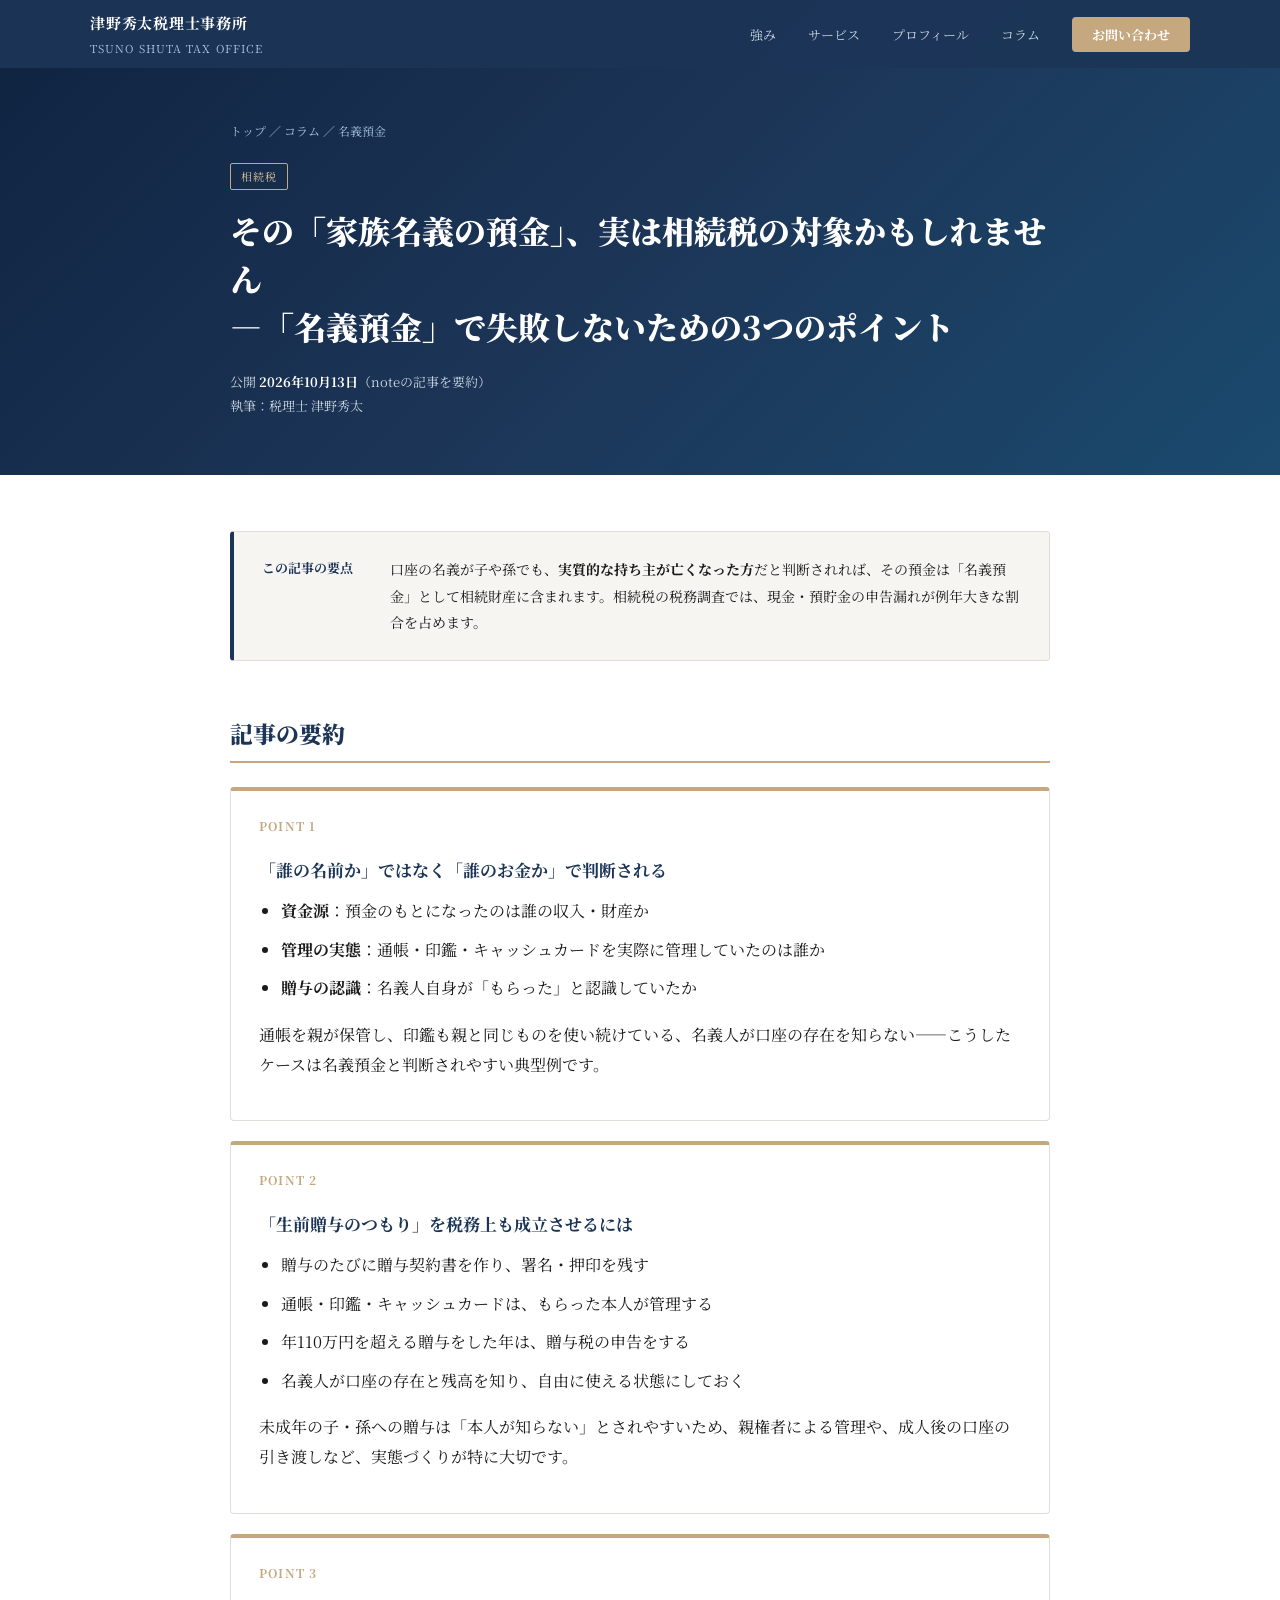
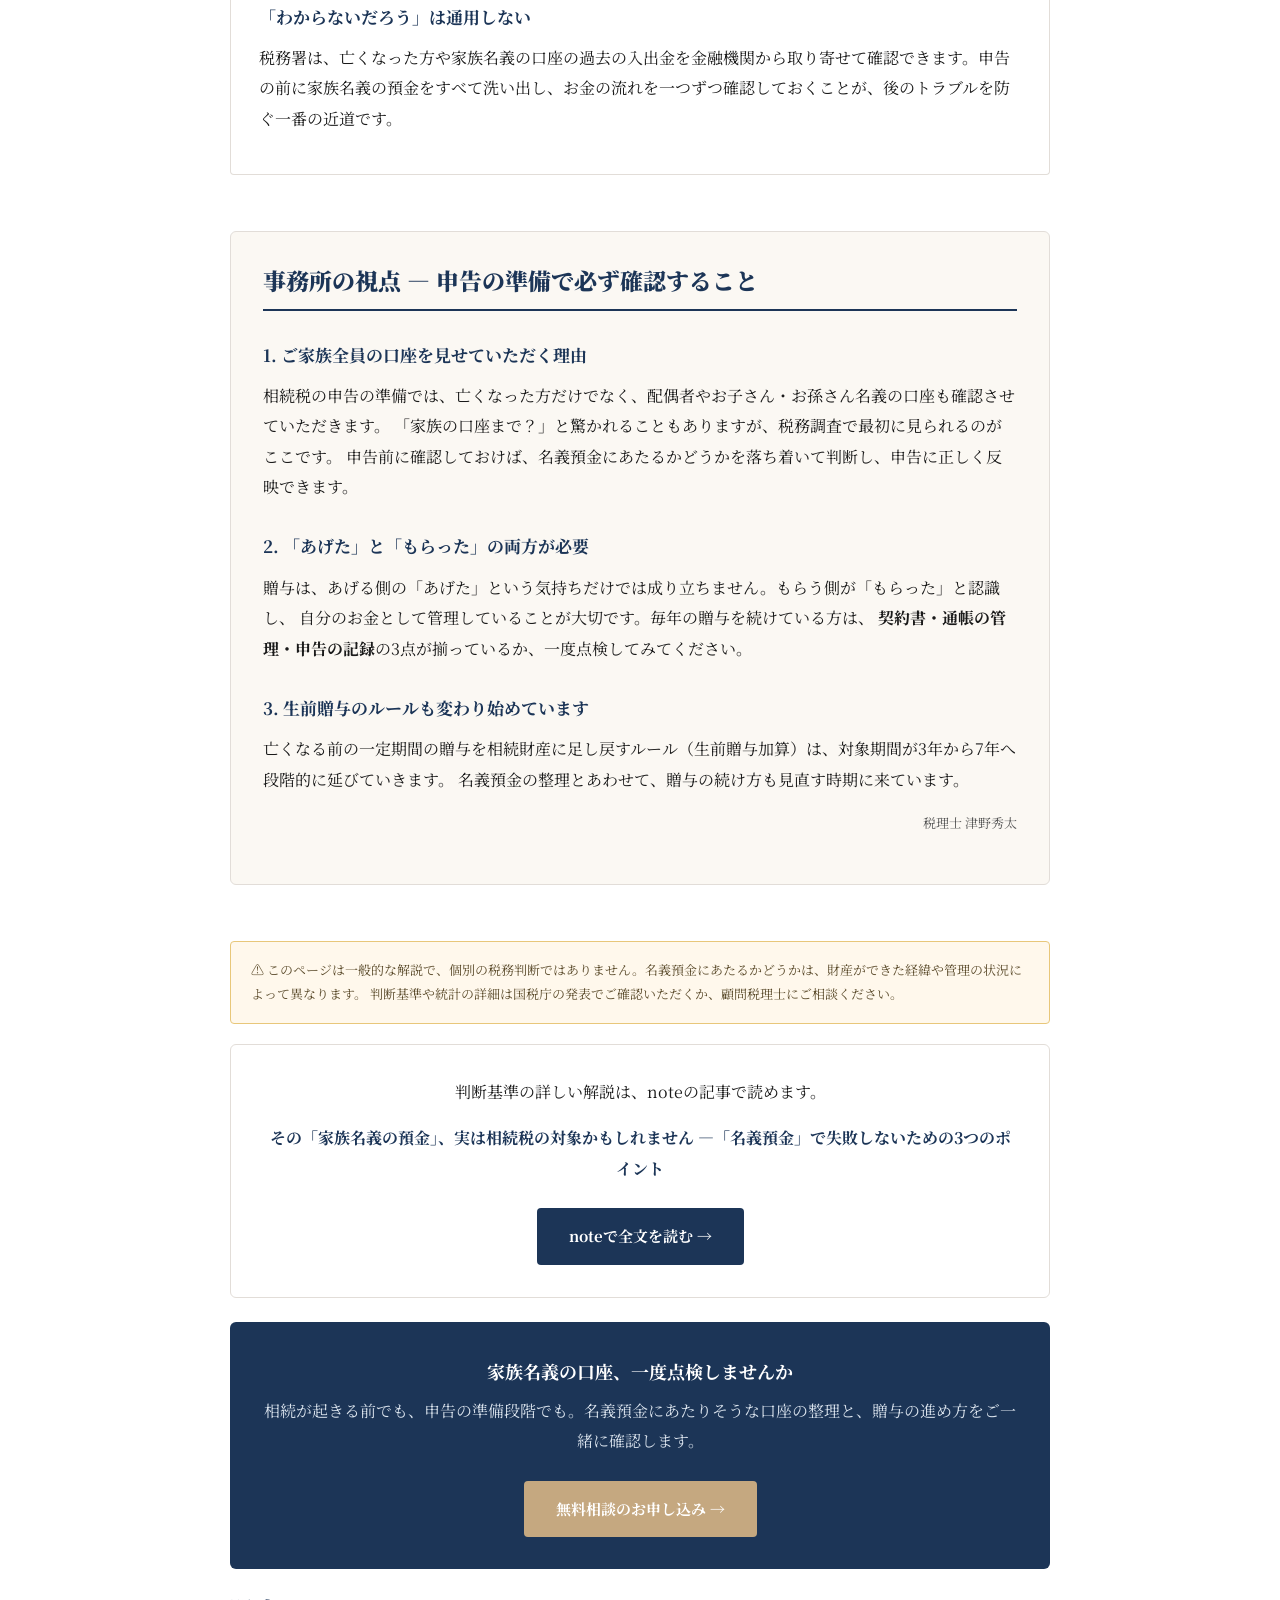
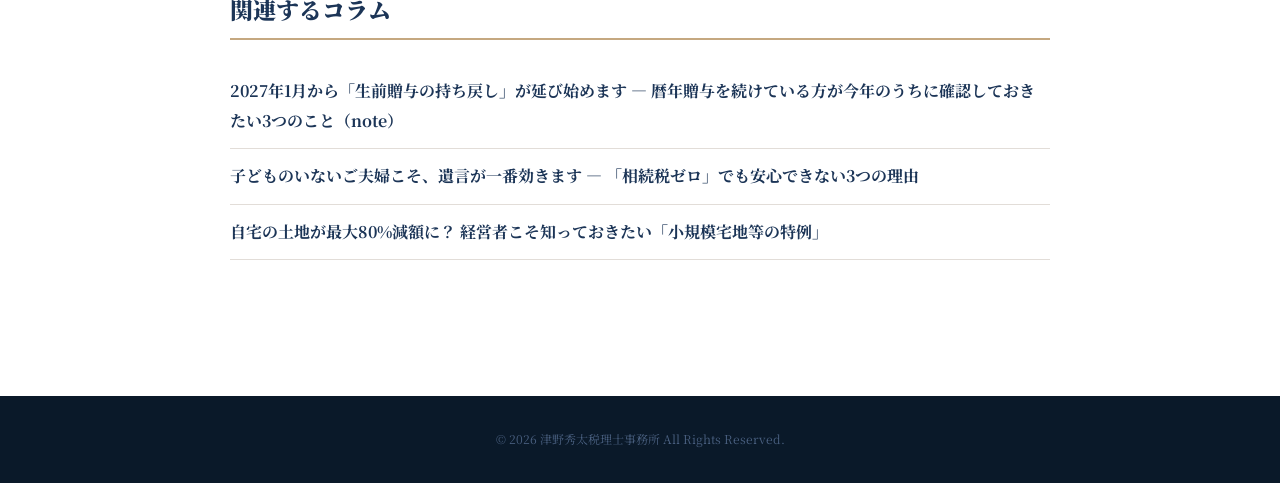
<file: column/meigi-yokin.html>
<!DOCTYPE html>
<html lang="ja">
<head>
  <meta charset="UTF-8">
  <meta name="viewport" content="width=device-width, initial-scale=1.0">

  <!-- ===== 基本SEO ===== -->
  <title>「名義預金」で失敗しないための3つのポイント ― 家族名義の預金も相続税の対象に | 津野秀太税理士事務所</title>
  <meta name="description" content="子や孫の名義の預金でも、実質的な持ち主が亡くなった方なら相続税の対象になります。名義預金の判断基準（資金源・管理の実態・贈与の認識）と、生前贈与を税務上も成立させるポイントを相続専門の税理士が要約して解説します。">
  <meta name="author" content="津野秀太税理士事務所">
  <link rel="canonical" href="https://tsuno-tax.jp/column/meigi-yokin.html">
  <link rel="icon" type="image/svg+xml" href="../favicon.svg">

  <!-- ===== OGP ===== -->
  <meta property="og:type" content="article">
  <meta property="og:url" content="https://tsuno-tax.jp/column/meigi-yokin.html">
  <meta property="og:title" content="その「家族名義の預金」、実は相続税の対象かもしれません">
  <meta property="og:description" content="名義預金の判断基準と、生前贈与を税務上も成立させるポイントを要約。相続専門の税理士の視点つき。">
  <meta property="og:image" content="https://tsuno-tax.jp/og-image.svg">
  <meta property="og:locale" content="ja_JP">
  <meta name="twitter:card" content="summary_large_image">

  <!-- ===== 構造化データ ===== -->
  <script type="application/ld+json">
  {
    "@context": "https://schema.org",
    "@type": "Article",
    "headline": "その「家族名義の預金」、実は相続税の対象かもしれません ―「名義預金」で失敗しないための3つのポイント",
    "datePublished": "2026-10-13",
    "dateModified": "2026-10-13",
    "inLanguage": "ja",
    "mainEntityOfPage": "https://tsuno-tax.jp/column/meigi-yokin.html",
    "author": { "@type": "Person", "name": "津野 秀太", "jobTitle": "税理士", "url": "https://tsuno-tax.jp/#profile" },
    "publisher": { "@type": "Organization", "name": "津野秀太税理士事務所", "url": "https://tsuno-tax.jp/" }
  }
  </script>
  <script type="application/ld+json">
  {
    "@context": "https://schema.org",
    "@type": "BreadcrumbList",
    "itemListElement": [
      { "@type": "ListItem", "position": 1, "name": "トップ", "item": "https://tsuno-tax.jp/" },
      { "@type": "ListItem", "position": 2, "name": "コラム", "item": "https://tsuno-tax.jp/#column" },
      { "@type": "ListItem", "position": 3, "name": "名義預金で失敗しないための3つのポイント" }
    ]
  }
  </script>

  <link rel="preconnect" href="https://fonts.googleapis.com">
  <link rel="preconnect" href="https://fonts.gstatic.com" crossorigin>
  <link href="https://fonts.googleapis.com/css2?family=Noto+Serif+JP:wght@400;500;700;900&display=swap" rel="stylesheet">
  <link rel="stylesheet" href="column.css">
</head>
<body>

<!-- HEADER -->
<header>
  <div class="header-inner">
    <a href="../" class="logo">
      津野秀太税理士事務所
      <span>TSUNO SHUTA TAX OFFICE</span>
    </a>
    <nav>
      <a href="../#strength">強み</a>
      <a href="../#services">サービス</a>
      <a href="../#profile">プロフィール</a>
      <a href="../#column">コラム</a>
      <a href="../#contact" class="nav-cta">お問い合わせ</a>
    </nav>
  </div>
</header>

<!-- ARTICLE HERO -->
<div class="article-hero">
  <div class="article-hero-inner">
    <p class="breadcrumb"><a href="../">トップ</a> ／ <a href="../#column">コラム</a> ／ 名義預金</p>
    <div class="tags">
      <span class="tag">相続税</span>
    </div>
    <h1>その「家族名義の預金」、実は相続税の対象かもしれません<br>―「名義預金」で失敗しないための3つのポイント</h1>
    <p class="article-meta">
      公開 <strong><time datetime="2026-10-13">2026年10月13日</time></strong>（noteの記事を要約）<br>
      執筆：税理士 津野秀太
    </p>
  </div>
</div>

<main>
  <article class="article">

    <div class="status-box">
      <dl>
        <dt>この記事の要点</dt>
        <dd>口座の名義が子や孫でも、<strong>実質的な持ち主が亡くなった方</strong>だと判断されれば、その預金は「名義預金」として相続財産に含まれます。相続税の税務調査では、現金・預貯金の申告漏れが例年大きな割合を占めます。</dd>
      </dl>
    </div>

    <section id="summary">
      <h2>記事の要約</h2>

      <div class="point">
        <p class="point-num">POINT 1</p>
        <h3>「誰の名前か」ではなく「誰のお金か」で判断される</h3>
        <ul>
          <li><strong>資金源</strong>：預金のもとになったのは誰の収入・財産か</li>
          <li><strong>管理の実態</strong>：通帳・印鑑・キャッシュカードを実際に管理していたのは誰か</li>
          <li><strong>贈与の認識</strong>：名義人自身が「もらった」と認識していたか</li>
        </ul>
        <p>通帳を親が保管し、印鑑も親と同じものを使い続けている、名義人が口座の存在を知らない――こうしたケースは名義預金と判断されやすい典型例です。</p>
      </div>

      <div class="point">
        <p class="point-num">POINT 2</p>
        <h3>「生前贈与のつもり」を税務上も成立させるには</h3>
        <ul>
          <li>贈与のたびに贈与契約書を作り、署名・押印を残す</li>
          <li>通帳・印鑑・キャッシュカードは、もらった本人が管理する</li>
          <li>年110万円を超える贈与をした年は、贈与税の申告をする</li>
          <li>名義人が口座の存在と残高を知り、自由に使える状態にしておく</li>
        </ul>
        <p>未成年の子・孫への贈与は「本人が知らない」とされやすいため、親権者による管理や、成人後の口座の引き渡しなど、実態づくりが特に大切です。</p>
      </div>

      <div class="point">
        <p class="point-num">POINT 3</p>
        <h3>「わからないだろう」は通用しない</h3>
        <p>税務署は、亡くなった方や家族名義の口座の過去の入出金を金融機関から取り寄せて確認できます。申告の前に家族名義の預金をすべて洗い出し、お金の流れを一つずつ確認しておくことが、後のトラブルを防ぐ一番の近道です。</p>
      </div>
    </section>

    <section class="viewpoint" id="viewpoint">
      <h2>事務所の視点 ― 申告の準備で必ず確認すること</h2>

      <h3>1. ご家族全員の口座を見せていただく理由</h3>
      <p>
        相続税の申告の準備では、亡くなった方だけでなく、配偶者やお子さん・お孫さん名義の口座も確認させていただきます。
        「家族の口座まで？」と驚かれることもありますが、税務調査で最初に見られるのがここです。
        申告前に確認しておけば、名義預金にあたるかどうかを落ち着いて判断し、申告に正しく反映できます。
      </p>

      <h3>2. 「あげた」と「もらった」の両方が必要</h3>
      <p>
        贈与は、あげる側の「あげた」という気持ちだけでは成り立ちません。もらう側が「もらった」と認識し、
        自分のお金として管理していることが大切です。毎年の贈与を続けている方は、
        <strong>契約書・通帳の管理・申告の記録</strong>の3点が揃っているか、一度点検してみてください。
      </p>

      <h3>3. 生前贈与のルールも変わり始めています</h3>
      <p>
        亡くなる前の一定期間の贈与を相続財産に足し戻すルール（生前贈与加算）は、対象期間が3年から7年へ段階的に延びていきます。
        名義預金の整理とあわせて、贈与の続け方も見直す時期に来ています。
      </p>
      <p class="viewpoint-sign">税理士 津野秀太</p>
    </section>

    <div class="caution">
      ⚠️ このページは一般的な解説で、個別の税務判断ではありません。名義預金にあたるかどうかは、財産ができた経緯や管理の状況によって異なります。
      判断基準や統計の詳細は国税庁の発表でご確認いただくか、顧問税理士にご相談ください。
    </div>

    <div class="cta-note">
      <p>判断基準の詳しい解説は、noteの記事で読めます。</p>
      <p style="font-weight:700; color:var(--navy);">その「家族名義の預金」、実は相続税の対象かもしれません ―「名義預金」で失敗しないための3つのポイント</p>
      <a class="btn btn-navy" href="https://note.com/tsuno_tax/n/na02f58e6860a" target="_blank" rel="noopener noreferrer">noteで全文を読む →</a>
    </div>

    <div class="cta-contact">
      <p style="font-size:18px; font-weight:700; color:#fff; margin-bottom:8px;">家族名義の口座、一度点検しませんか</p>
      <p>相続が起きる前でも、申告の準備段階でも。名義預金にあたりそうな口座の整理と、贈与の進め方をご一緒に確認します。</p>
      <a class="btn btn-gold" href="../#contact">無料相談のお申し込み →</a>
    </div>

    <section id="related">
      <h2>関連するコラム</h2>
      <ul class="related">
        <li><a href="https://note.com/tsuno_tax/n/na8774060325b" target="_blank" rel="noopener noreferrer">2027年1月から「生前贈与の持ち戻し」が延び始めます ― 暦年贈与を続けている方が今年のうちに確認しておきたい3つのこと（note）</a></li>
        <li><a href="kodomo-nashi-yuigon.html">子どものいないご夫婦こそ、遺言が一番効きます ― 「相続税ゼロ」でも安心できない3つの理由</a></li>
        <li><a href="shokibo-takuchi.html">自宅の土地が最大80%減額に？ 経営者こそ知っておきたい「小規模宅地等の特例」</a></li>
      </ul>
    </section>

  </article>
</main>

<!-- FOOTER -->
<footer>
  <p>&copy; 2026 津野秀太税理士事務所 All Rights Reserved.</p>
</footer>

</body>
</html>
</file>
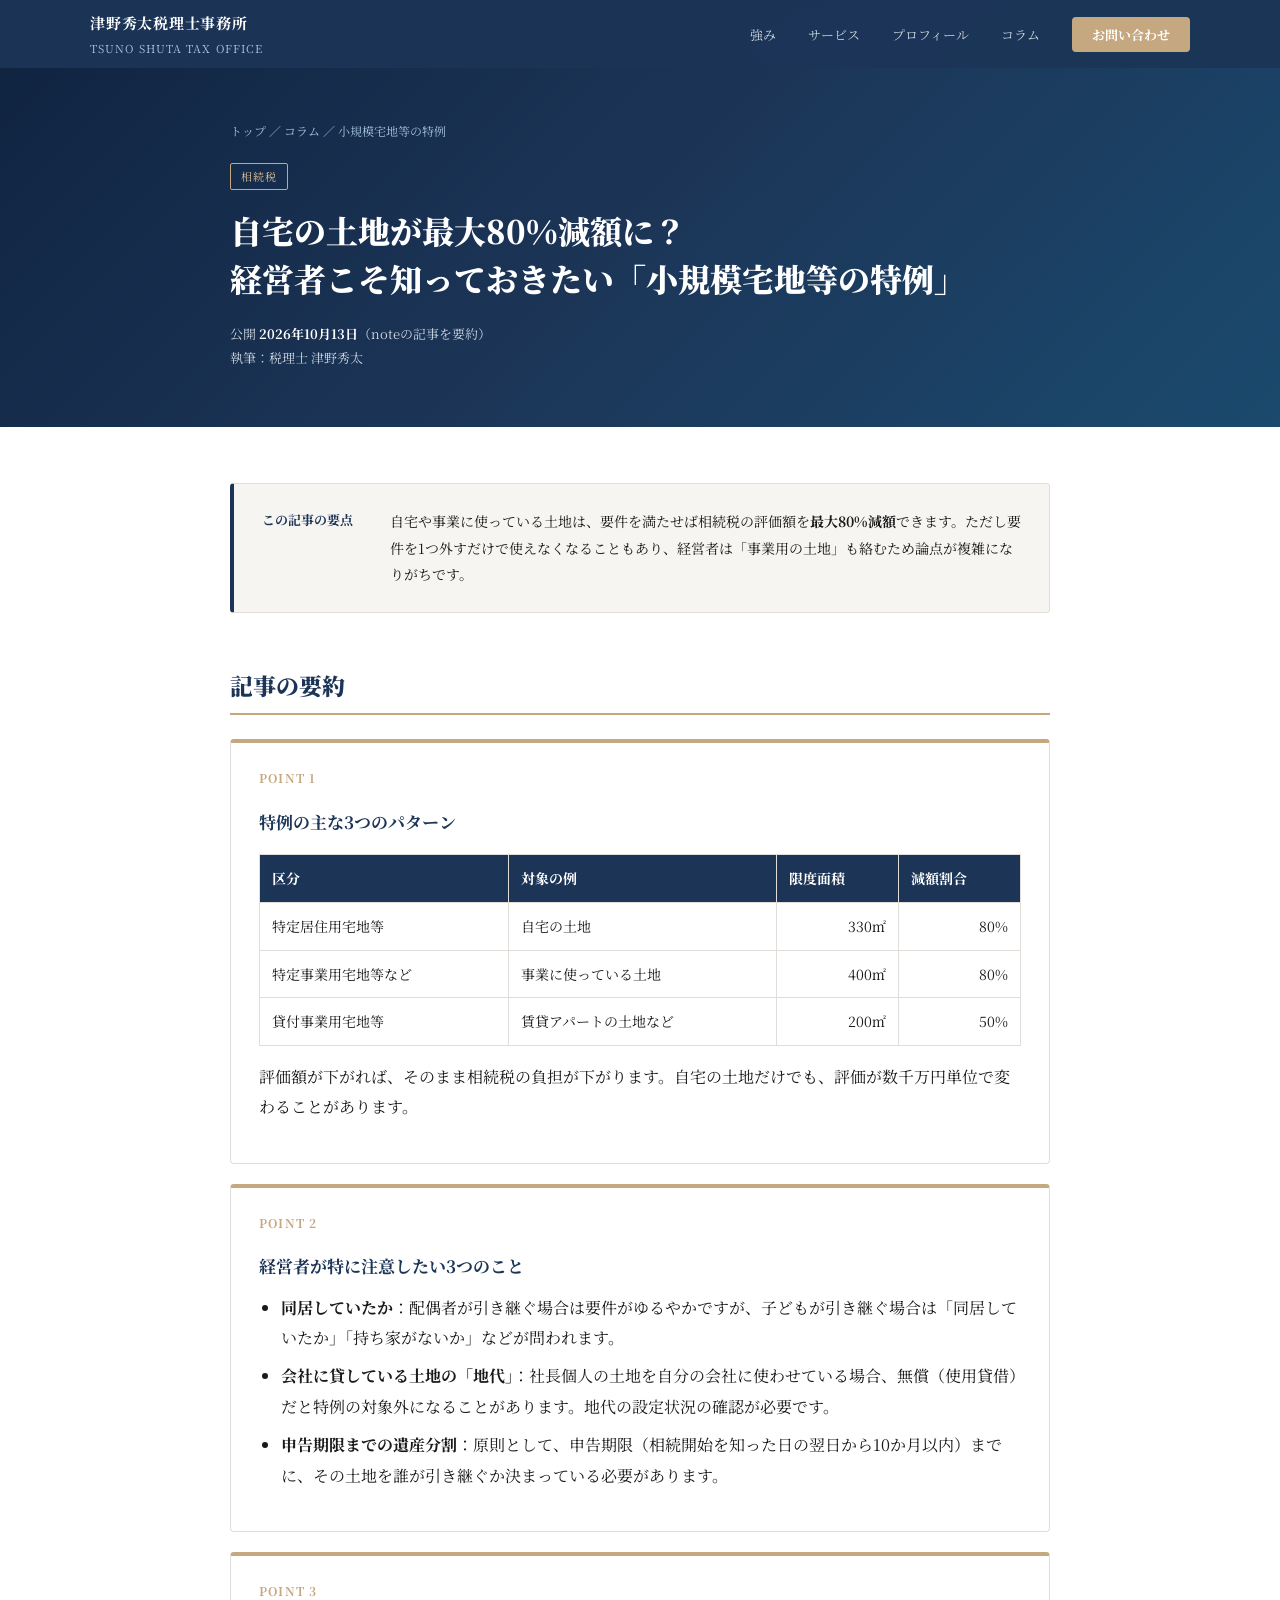
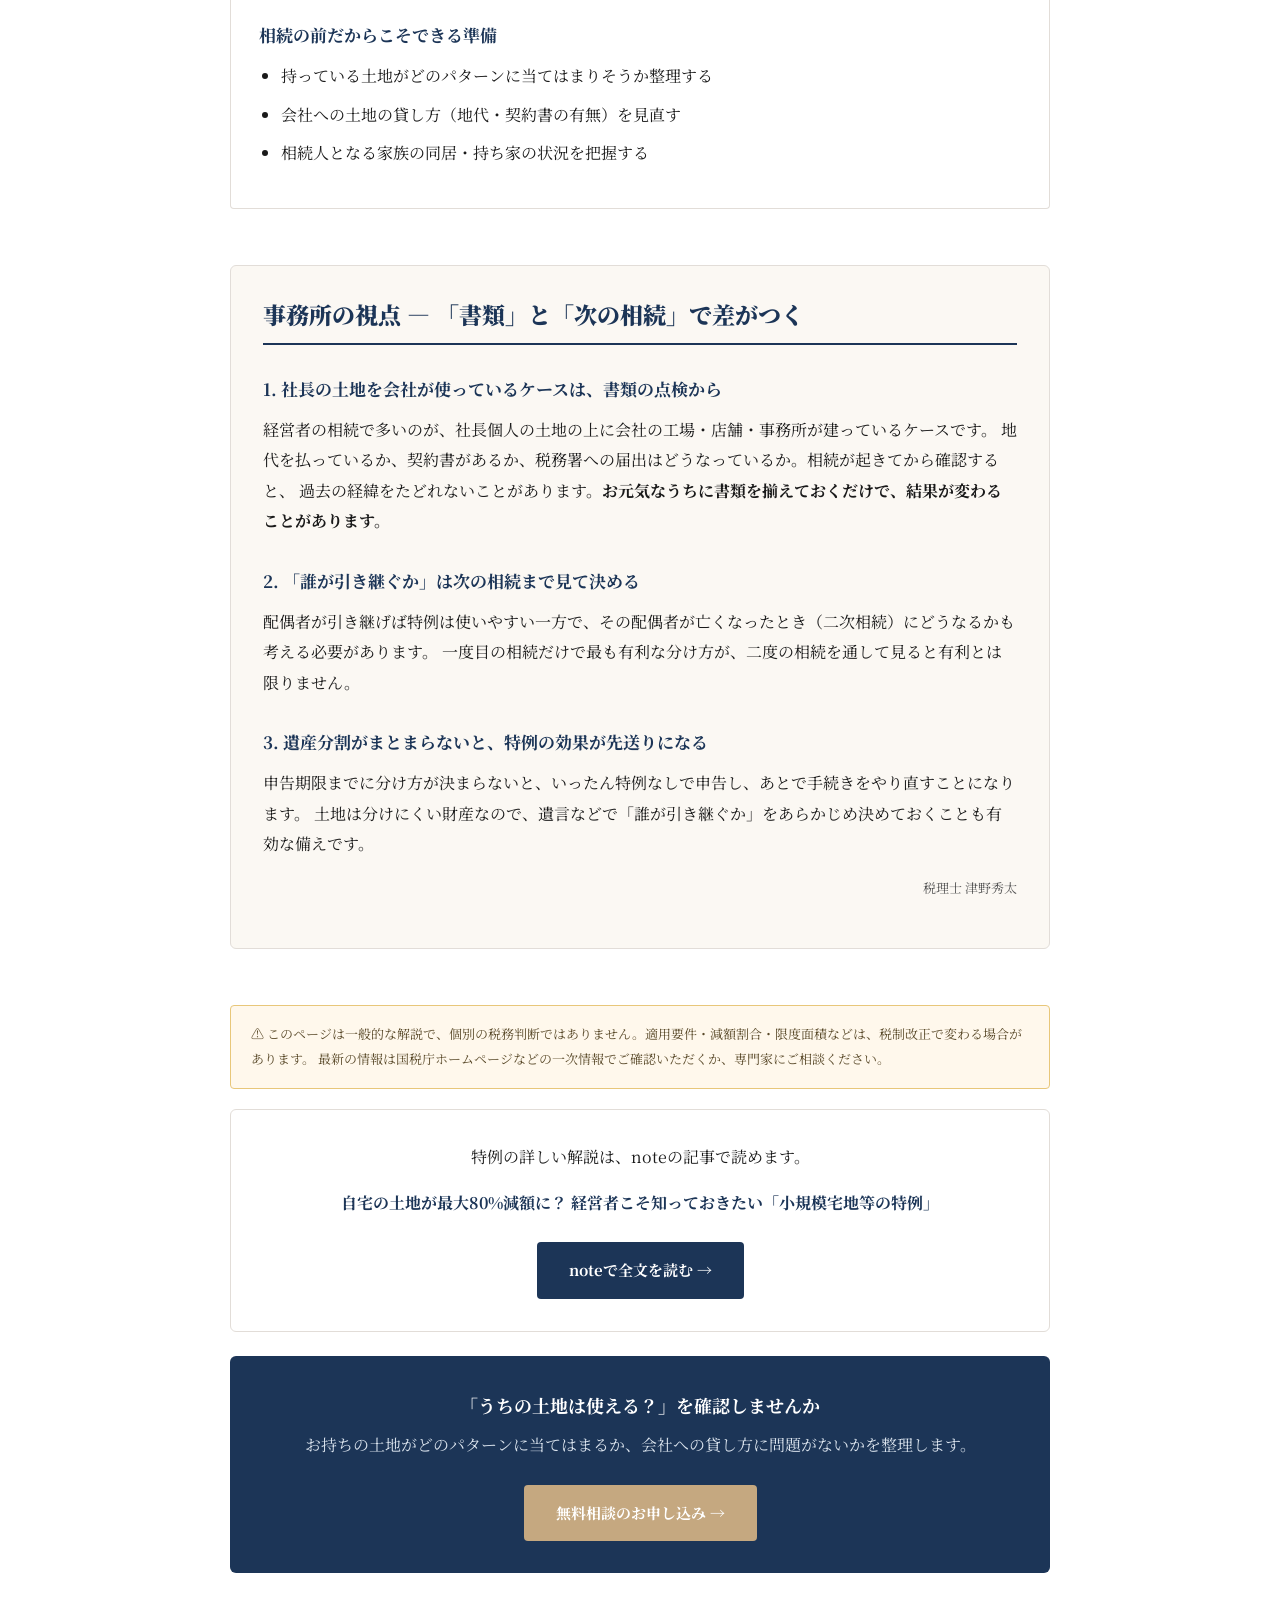
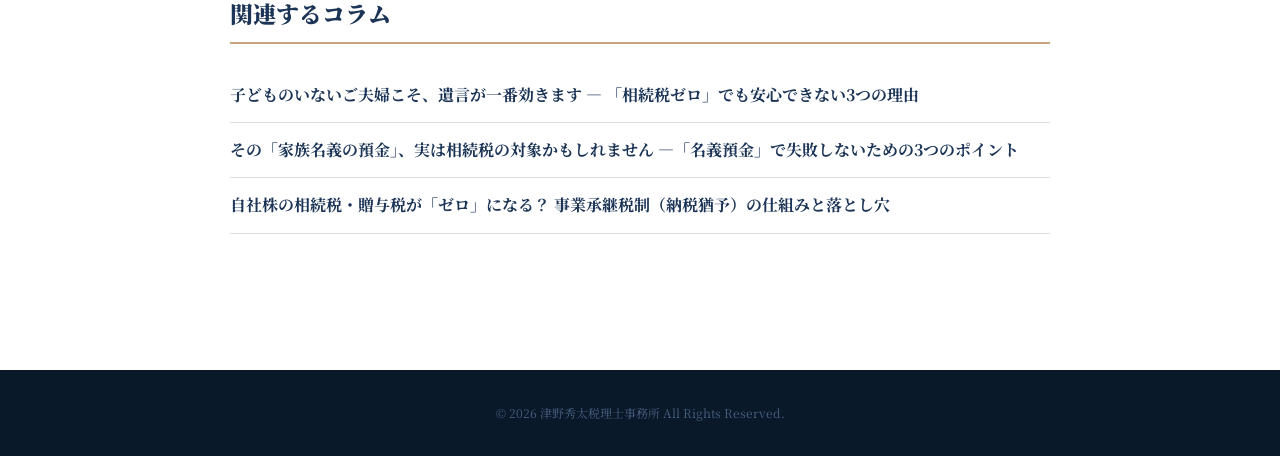
<file: column/shokibo-takuchi.html>
<!DOCTYPE html>
<html lang="ja">
<head>
  <meta charset="UTF-8">
  <meta name="viewport" content="width=device-width, initial-scale=1.0">

  <!-- ===== 基本SEO ===== -->
  <title>小規模宅地等の特例で自宅の土地が最大80%減額 ― 経営者が注意したい3つのポイント | 津野秀太税理士事務所</title>
  <meta name="description" content="自宅や事業用の土地の相続税評価額を最大80%減額できる「小規模宅地等の特例」の基本と、同居要件・会社への土地の貸し方・申告期限までの遺産分割など、経営者が注意したいポイントを相続専門の税理士が要約して解説します。">
  <meta name="author" content="津野秀太税理士事務所">
  <link rel="canonical" href="https://tsuno-tax.jp/column/shokibo-takuchi.html">
  <link rel="icon" type="image/svg+xml" href="../favicon.svg">

  <!-- ===== OGP ===== -->
  <meta property="og:type" content="article">
  <meta property="og:url" content="https://tsuno-tax.jp/column/shokibo-takuchi.html">
  <meta property="og:title" content="自宅の土地が最大80%減額に？「小規模宅地等の特例」の要点">
  <meta property="og:description" content="特例の3つのパターンと、経営者が見落としがちな同居要件・地代・遺産分割のポイントを要約。相続専門の税理士の視点つき。">
  <meta property="og:image" content="https://tsuno-tax.jp/og-image.svg">
  <meta property="og:locale" content="ja_JP">
  <meta name="twitter:card" content="summary_large_image">

  <!-- ===== 構造化データ ===== -->
  <script type="application/ld+json">
  {
    "@context": "https://schema.org",
    "@type": "Article",
    "headline": "自宅の土地が最大80%減額に？ 経営者こそ知っておきたい「小規模宅地等の特例」",
    "datePublished": "2026-10-13",
    "dateModified": "2026-10-13",
    "inLanguage": "ja",
    "mainEntityOfPage": "https://tsuno-tax.jp/column/shokibo-takuchi.html",
    "author": { "@type": "Person", "name": "津野 秀太", "jobTitle": "税理士", "url": "https://tsuno-tax.jp/#profile" },
    "publisher": { "@type": "Organization", "name": "津野秀太税理士事務所", "url": "https://tsuno-tax.jp/" }
  }
  </script>
  <script type="application/ld+json">
  {
    "@context": "https://schema.org",
    "@type": "BreadcrumbList",
    "itemListElement": [
      { "@type": "ListItem", "position": 1, "name": "トップ", "item": "https://tsuno-tax.jp/" },
      { "@type": "ListItem", "position": 2, "name": "コラム", "item": "https://tsuno-tax.jp/#column" },
      { "@type": "ListItem", "position": 3, "name": "小規模宅地等の特例" }
    ]
  }
  </script>

  <link rel="preconnect" href="https://fonts.googleapis.com">
  <link rel="preconnect" href="https://fonts.gstatic.com" crossorigin>
  <link href="https://fonts.googleapis.com/css2?family=Noto+Serif+JP:wght@400;500;700;900&display=swap" rel="stylesheet">
  <link rel="stylesheet" href="column.css">
</head>
<body>

<!-- HEADER -->
<header>
  <div class="header-inner">
    <a href="../" class="logo">
      津野秀太税理士事務所
      <span>TSUNO SHUTA TAX OFFICE</span>
    </a>
    <nav>
      <a href="../#strength">強み</a>
      <a href="../#services">サービス</a>
      <a href="../#profile">プロフィール</a>
      <a href="../#column">コラム</a>
      <a href="../#contact" class="nav-cta">お問い合わせ</a>
    </nav>
  </div>
</header>

<!-- ARTICLE HERO -->
<div class="article-hero">
  <div class="article-hero-inner">
    <p class="breadcrumb"><a href="../">トップ</a> ／ <a href="../#column">コラム</a> ／ 小規模宅地等の特例</p>
    <div class="tags">
      <span class="tag">相続税</span>
    </div>
    <h1>自宅の土地が最大80%減額に？<br>経営者こそ知っておきたい「小規模宅地等の特例」</h1>
    <p class="article-meta">
      公開 <strong><time datetime="2026-10-13">2026年10月13日</time></strong>（noteの記事を要約）<br>
      執筆：税理士 津野秀太
    </p>
  </div>
</div>

<main>
  <article class="article">

    <div class="status-box">
      <dl>
        <dt>この記事の要点</dt>
        <dd>自宅や事業に使っている土地は、要件を満たせば相続税の評価額を<strong>最大80%減額</strong>できます。ただし要件を1つ外すだけで使えなくなることもあり、経営者は「事業用の土地」も絡むため論点が複雑になりがちです。</dd>
      </dl>
    </div>

    <section id="summary">
      <h2>記事の要約</h2>

      <div class="point">
        <p class="point-num">POINT 1</p>
        <h3>特例の主な3つのパターン</h3>
        <div class="table-wrap">
          <table>
            <thead>
              <tr><th>区分</th><th>対象の例</th><th>限度面積</th><th>減額割合</th></tr>
            </thead>
            <tbody>
              <tr><td>特定居住用宅地等</td><td>自宅の土地</td><td class="num">330㎡</td><td class="num">80%</td></tr>
              <tr><td>特定事業用宅地等など</td><td>事業に使っている土地</td><td class="num">400㎡</td><td class="num">80%</td></tr>
              <tr><td>貸付事業用宅地等</td><td>賃貸アパートの土地など</td><td class="num">200㎡</td><td class="num">50%</td></tr>
            </tbody>
          </table>
        </div>
        <p>評価額が下がれば、そのまま相続税の負担が下がります。自宅の土地だけでも、評価が数千万円単位で変わることがあります。</p>
      </div>

      <div class="point">
        <p class="point-num">POINT 2</p>
        <h3>経営者が特に注意したい3つのこと</h3>
        <ul>
          <li><strong>同居していたか</strong>：配偶者が引き継ぐ場合は要件がゆるやかですが、子どもが引き継ぐ場合は「同居していたか」「持ち家がないか」などが問われます。</li>
          <li><strong>会社に貸している土地の「地代」</strong>：社長個人の土地を自分の会社に使わせている場合、無償（使用貸借）だと特例の対象外になることがあります。地代の設定状況の確認が必要です。</li>
          <li><strong>申告期限までの遺産分割</strong>：原則として、申告期限（相続開始を知った日の翌日から10か月以内）までに、その土地を誰が引き継ぐか決まっている必要があります。</li>
        </ul>
      </div>

      <div class="point">
        <p class="point-num">POINT 3</p>
        <h3>相続の前だからこそできる準備</h3>
        <ul>
          <li>持っている土地がどのパターンに当てはまりそうか整理する</li>
          <li>会社への土地の貸し方（地代・契約書の有無）を見直す</li>
          <li>相続人となる家族の同居・持ち家の状況を把握する</li>
        </ul>
      </div>
    </section>

    <section class="viewpoint" id="viewpoint">
      <h2>事務所の視点 ― 「書類」と「次の相続」で差がつく</h2>

      <h3>1. 社長の土地を会社が使っているケースは、書類の点検から</h3>
      <p>
        経営者の相続で多いのが、社長個人の土地の上に会社の工場・店舗・事務所が建っているケースです。
        地代を払っているか、契約書があるか、税務署への届出はどうなっているか。相続が起きてから確認すると、
        過去の経緯をたどれないことがあります。<strong>お元気なうちに書類を揃えておくだけで、結果が変わることがあります。</strong>
      </p>

      <h3>2. 「誰が引き継ぐか」は次の相続まで見て決める</h3>
      <p>
        配偶者が引き継げば特例は使いやすい一方で、その配偶者が亡くなったとき（二次相続）にどうなるかも考える必要があります。
        一度目の相続だけで最も有利な分け方が、二度の相続を通して見ると有利とは限りません。
      </p>

      <h3>3. 遺産分割がまとまらないと、特例の効果が先送りになる</h3>
      <p>
        申告期限までに分け方が決まらないと、いったん特例なしで申告し、あとで手続きをやり直すことになります。
        土地は分けにくい財産なので、遺言などで「誰が引き継ぐか」をあらかじめ決めておくことも有効な備えです。
      </p>
      <p class="viewpoint-sign">税理士 津野秀太</p>
    </section>

    <div class="caution">
      ⚠️ このページは一般的な解説で、個別の税務判断ではありません。適用要件・減額割合・限度面積などは、税制改正で変わる場合があります。
      最新の情報は国税庁ホームページなどの一次情報でご確認いただくか、専門家にご相談ください。
    </div>

    <div class="cta-note">
      <p>特例の詳しい解説は、noteの記事で読めます。</p>
      <p style="font-weight:700; color:var(--navy);">自宅の土地が最大80%減額に？ 経営者こそ知っておきたい「小規模宅地等の特例」</p>
      <a class="btn btn-navy" href="https://note.com/tsuno_tax/n/n5eeaf3dfef9e" target="_blank" rel="noopener noreferrer">noteで全文を読む →</a>
    </div>

    <div class="cta-contact">
      <p style="font-size:18px; font-weight:700; color:#fff; margin-bottom:8px;">「うちの土地は使える？」を確認しませんか</p>
      <p>お持ちの土地がどのパターンに当てはまるか、会社への貸し方に問題がないかを整理します。</p>
      <a class="btn btn-gold" href="../#contact">無料相談のお申し込み →</a>
    </div>

    <section id="related">
      <h2>関連するコラム</h2>
      <ul class="related">
        <li><a href="kodomo-nashi-yuigon.html">子どものいないご夫婦こそ、遺言が一番効きます ― 「相続税ゼロ」でも安心できない3つの理由</a></li>
        <li><a href="meigi-yokin.html">その「家族名義の預金」、実は相続税の対象かもしれません ―「名義預金」で失敗しないための3つのポイント</a></li>
        <li><a href="jigyo-shokei-zeisei.html">自社株の相続税・贈与税が「ゼロ」になる？ 事業承継税制（納税猶予）の仕組みと落とし穴</a></li>
      </ul>
    </section>

  </article>
</main>

<!-- FOOTER -->
<footer>
  <p>&copy; 2026 津野秀太税理士事務所 All Rights Reserved.</p>
</footer>

</body>
</html>
</file>
<file: column/column.css>
/* コラム要約ページ共通スタイル（トップページ index.html の配色・書体に合わせる） */
*, *::before, *::after { box-sizing: border-box; margin: 0; padding: 0; }

:root {
  --navy: #1C3557;
  --navy-light: #2A4E7A;
  --gold: #c5a880;
  --gold-light: #dcc49a;
  --text: #1A1A1A;
  --text-sub: #555;
  --bg: #FFFFFF;
  --bg-light: #F7F5F2;
  --border: #E2DDD8;
  --note-bg: #FBF8F3;
  --warn-bg: #FFF8EC;
  --warn-border: #E8C77A;
}

html { scroll-behavior: smooth; }

body {
  font-family: 'Noto Serif JP', 'メイリオ', serif;
  color: var(--text);
  background: var(--bg);
  line-height: 1.9;
}

a { color: var(--navy-light); }

/* ========== HEADER ========== */
header {
  position: fixed;
  top: 0; left: 0; right: 0;
  background: rgba(28, 53, 87, 0.97);
  backdrop-filter: blur(8px);
  z-index: 100;
  padding: 0 40px;
}
.header-inner {
  max-width: 1100px;
  margin: 0 auto;
  display: flex;
  align-items: center;
  justify-content: space-between;
  height: 68px;
}
.logo {
  color: #fff;
  font-size: 15px;
  font-weight: 700;
  letter-spacing: 0.05em;
  text-decoration: none;
}
.logo span {
  display: block;
  font-size: 11px;
  font-weight: 400;
  color: #A8C4E0;
  letter-spacing: 0.1em;
}
nav a {
  color: #cbd5e0;
  text-decoration: none;
  font-size: 13px;
  margin-left: 28px;
  transition: color 0.2s;
}
nav a:hover { color: var(--gold-light); }
.nav-cta {
  background: var(--gold);
  color: #fff !important;
  padding: 8px 20px;
  border-radius: 4px;
  font-weight: 700;
}
.nav-cta:hover { background: var(--gold-light); }

/* ========== ARTICLE HERO ========== */
.article-hero {
  background: linear-gradient(135deg, #0F2340 0%, #1C3557 50%, #1A4A6E 100%);
  color: #fff;
  padding: 120px 40px 56px;
}
.article-hero-inner { max-width: 820px; margin: 0 auto; }
.breadcrumb { font-size: 12px; color: #A8C4E0; margin-bottom: 20px; }
.breadcrumb a { color: #A8C4E0; text-decoration: none; }
.breadcrumb a:hover { color: var(--gold-light); }
.tags { display: flex; flex-wrap: wrap; gap: 8px; margin-bottom: 16px; }
.tag {
  font-size: 11px;
  letter-spacing: 0.1em;
  border: 1px solid var(--gold);
  color: var(--gold-light);
  padding: 2px 10px;
  border-radius: 2px;
}
.tag.solid { background: var(--gold); color: #fff; }
.article-hero h1 {
  font-size: clamp(22px, 3.2vw, 32px);
  font-weight: 900;
  line-height: 1.5;
  margin-bottom: 20px;
}
.article-meta { font-size: 13px; color: #cbd5e0; }
.article-meta strong { color: #fff; }

/* ========== BODY ========== */
main { padding: 56px 40px 80px; }
.article { max-width: 820px; margin: 0 auto; }
.article section { margin-bottom: 56px; }
.article h2 {
  font-size: clamp(19px, 2.4vw, 23px);
  font-weight: 900;
  color: var(--navy);
  line-height: 1.5;
  padding-bottom: 10px;
  border-bottom: 2px solid var(--gold);
  margin-bottom: 24px;
}
.article h3 {
  font-size: 17px;
  font-weight: 700;
  color: var(--navy);
  margin: 28px 0 10px;
}
.article p { margin-bottom: 16px; }
.article ul, .article ol { margin: 0 0 16px 1.4em; }
.article li { margin-bottom: 8px; }
.small { font-size: 13px; color: var(--text-sub); }

/* 現在地ボックス */
.status-box {
  background: var(--bg-light);
  border: 1px solid var(--border);
  border-left: 4px solid var(--navy);
  border-radius: 4px;
  padding: 24px 28px;
  margin-bottom: 56px;
}
.status-box dl { display: grid; grid-template-columns: 7em 1fr; gap: 10px 16px; }
.status-box dt { font-size: 13px; font-weight: 700; color: var(--navy); }
.status-box dd { font-size: 14px; }

/* 要点カード */
.point {
  border: 1px solid var(--border);
  border-top: 4px solid var(--gold);
  border-radius: 4px;
  padding: 24px 28px;
  margin-bottom: 20px;
}
.point-num { font-size: 12px; color: var(--gold); letter-spacing: 0.1em; font-weight: 700; }
.point h3 { margin-top: 4px; }
.formula {
  background: var(--bg-light);
  border-radius: 4px;
  padding: 14px 18px;
  font-size: 14px;
  margin: 12px 0 16px;
}

/* 表 */
.table-wrap { overflow-x: auto; margin: 16px 0; -webkit-overflow-scrolling: touch; }
table { border-collapse: collapse; width: 100%; font-size: 14px; }
th, td { border: 1px solid var(--border); padding: 10px 12px; text-align: left; vertical-align: top; }
thead th { background: var(--navy); color: #fff; font-weight: 700; white-space: nowrap; }
td.num { text-align: right; white-space: nowrap; }
.up { color: #A23A2A; font-weight: 700; }
.down { color: #2A5E8A; font-weight: 700; }
tr.latest td { background: var(--note-bg); }
table.nowrap-2 td:nth-child(-n+2) { white-space: nowrap; }

/* 事務所の視点 */
.viewpoint {
  background: var(--note-bg);
  border: 1px solid var(--border);
  border-radius: 6px;
  padding: 32px;
}
.viewpoint h2 { border-bottom-color: var(--navy); }
.viewpoint-sign { text-align: right; font-size: 13px; color: var(--text-sub); margin-top: 8px; }

/* 注意書き */
.caution {
  background: var(--warn-bg);
  border: 1px solid var(--warn-border);
  border-radius: 4px;
  padding: 16px 20px;
  font-size: 13px;
  color: #5A4A2A;
  margin: 20px 0;
}

/* CTA */
.cta-note, .cta-contact {
  border-radius: 6px;
  padding: 32px;
  text-align: center;
  margin-bottom: 24px;
}
.cta-note { border: 1px solid var(--border); }
.cta-contact { background: var(--navy); color: #fff; }
.cta-contact p { color: #dbe4ee; }
.btn {
  display: inline-block;
  text-decoration: none;
  font-weight: 700;
  font-size: 15px;
  padding: 14px 32px;
  border-radius: 4px;
  margin-top: 8px;
  transition: opacity 0.2s;
}
.btn:hover { opacity: 0.85; }
.btn-navy { background: var(--navy); color: #fff; }
.btn-gold { background: var(--gold); color: #fff; }

/* 更新履歴 */
.history { list-style: none; margin-left: 0 !important; font-size: 14px; }
.history li { padding: 8px 0; border-bottom: 1px dashed var(--border); }
.history time { display: inline-block; min-width: 7.5em; color: var(--text-sub); }

/* 関連記事 */
.related { list-style: none; margin-left: 0 !important; }
.related li { border-bottom: 1px solid var(--border); padding: 12px 0; margin: 0; }
.related a { text-decoration: none; color: var(--navy); font-weight: 700; }
.related a:hover { color: var(--navy-light); text-decoration: underline; }

footer {
  background: #0A1929;
  padding: 32px 40px;
  text-align: center;
  font-size: 12px;
  color: #4A6080;
}

/* ========== RESPONSIVE ========== */
@media (max-width: 768px) {
  header { padding: 0 16px; }
  nav { display: none; }
  .article-hero { padding: 96px 16px 40px; }
  main { padding: 40px 16px 64px; }
  .status-box, .point, .viewpoint, .cta-note, .cta-contact { padding: 20px; }
  .status-box dl { grid-template-columns: 1fr; gap: 2px; }
  .status-box dd { margin-bottom: 10px; }
  footer { padding: 24px 16px; }
}
</file>
